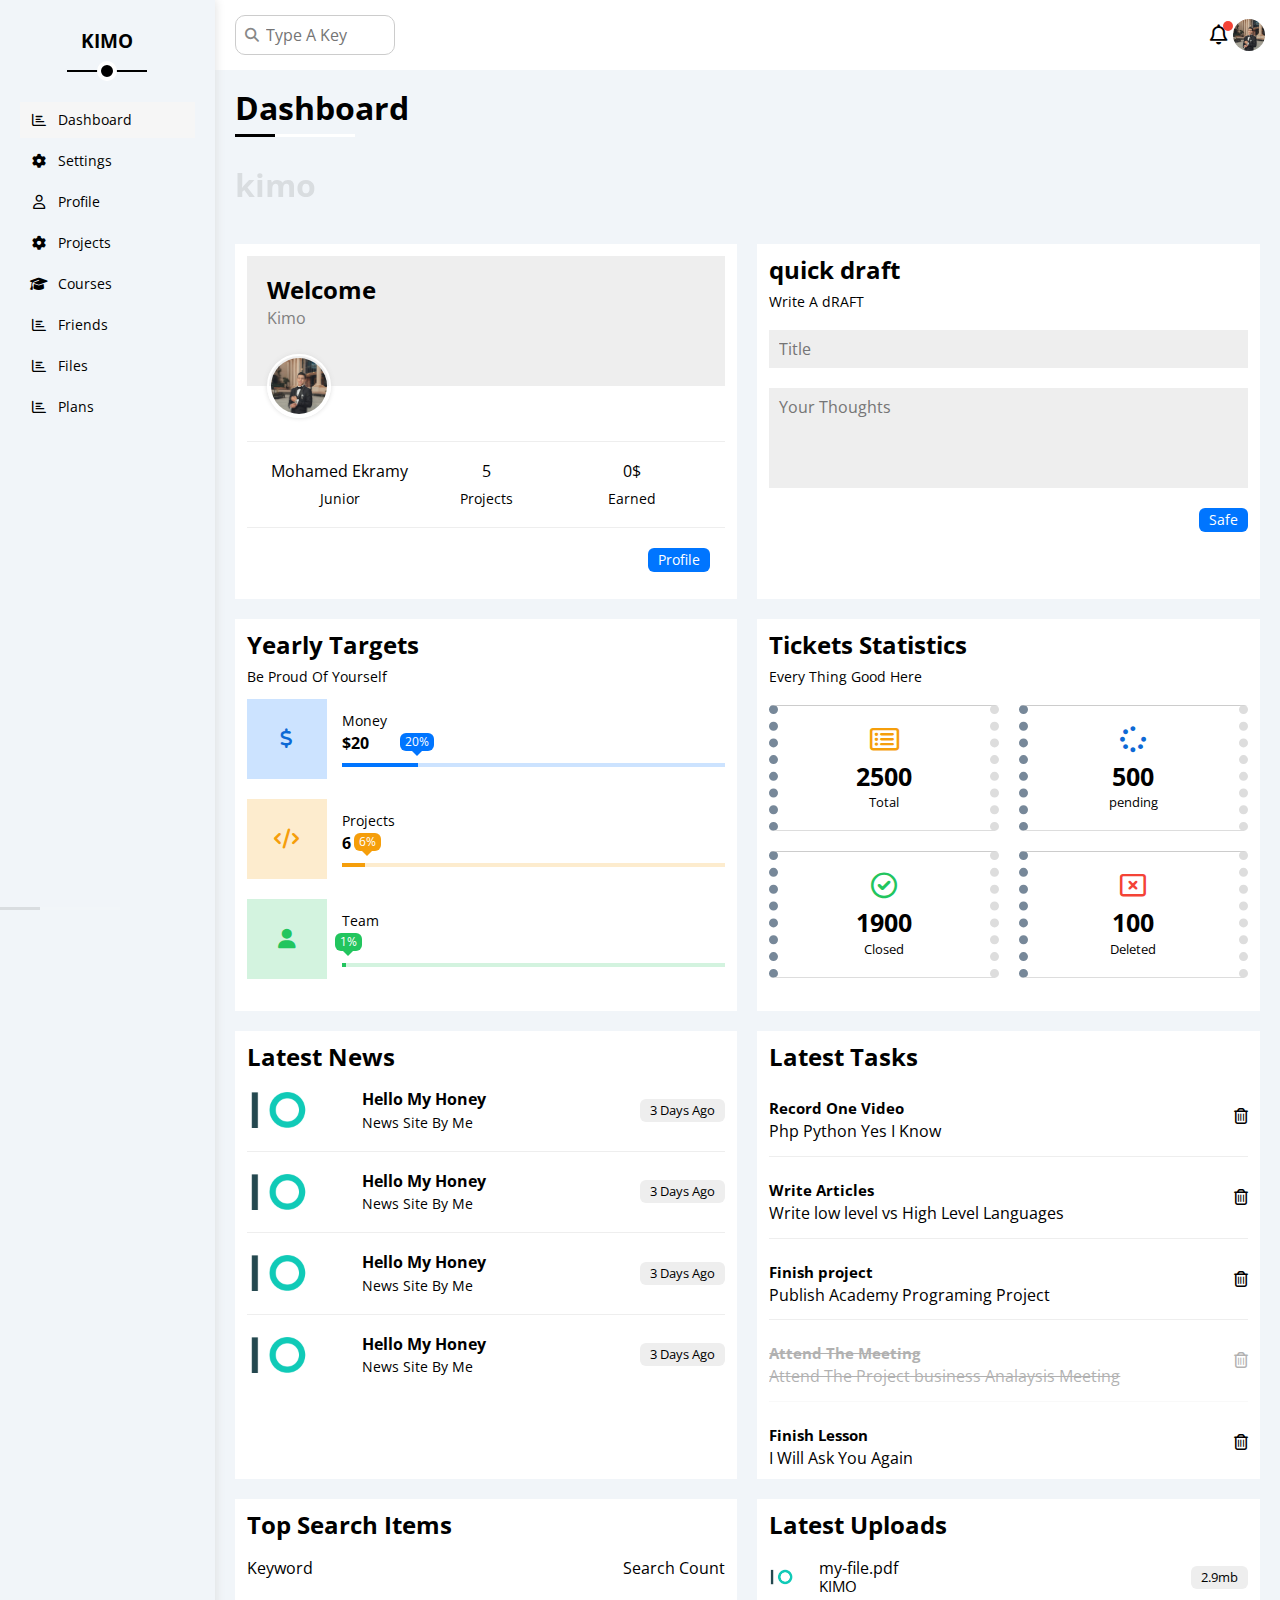
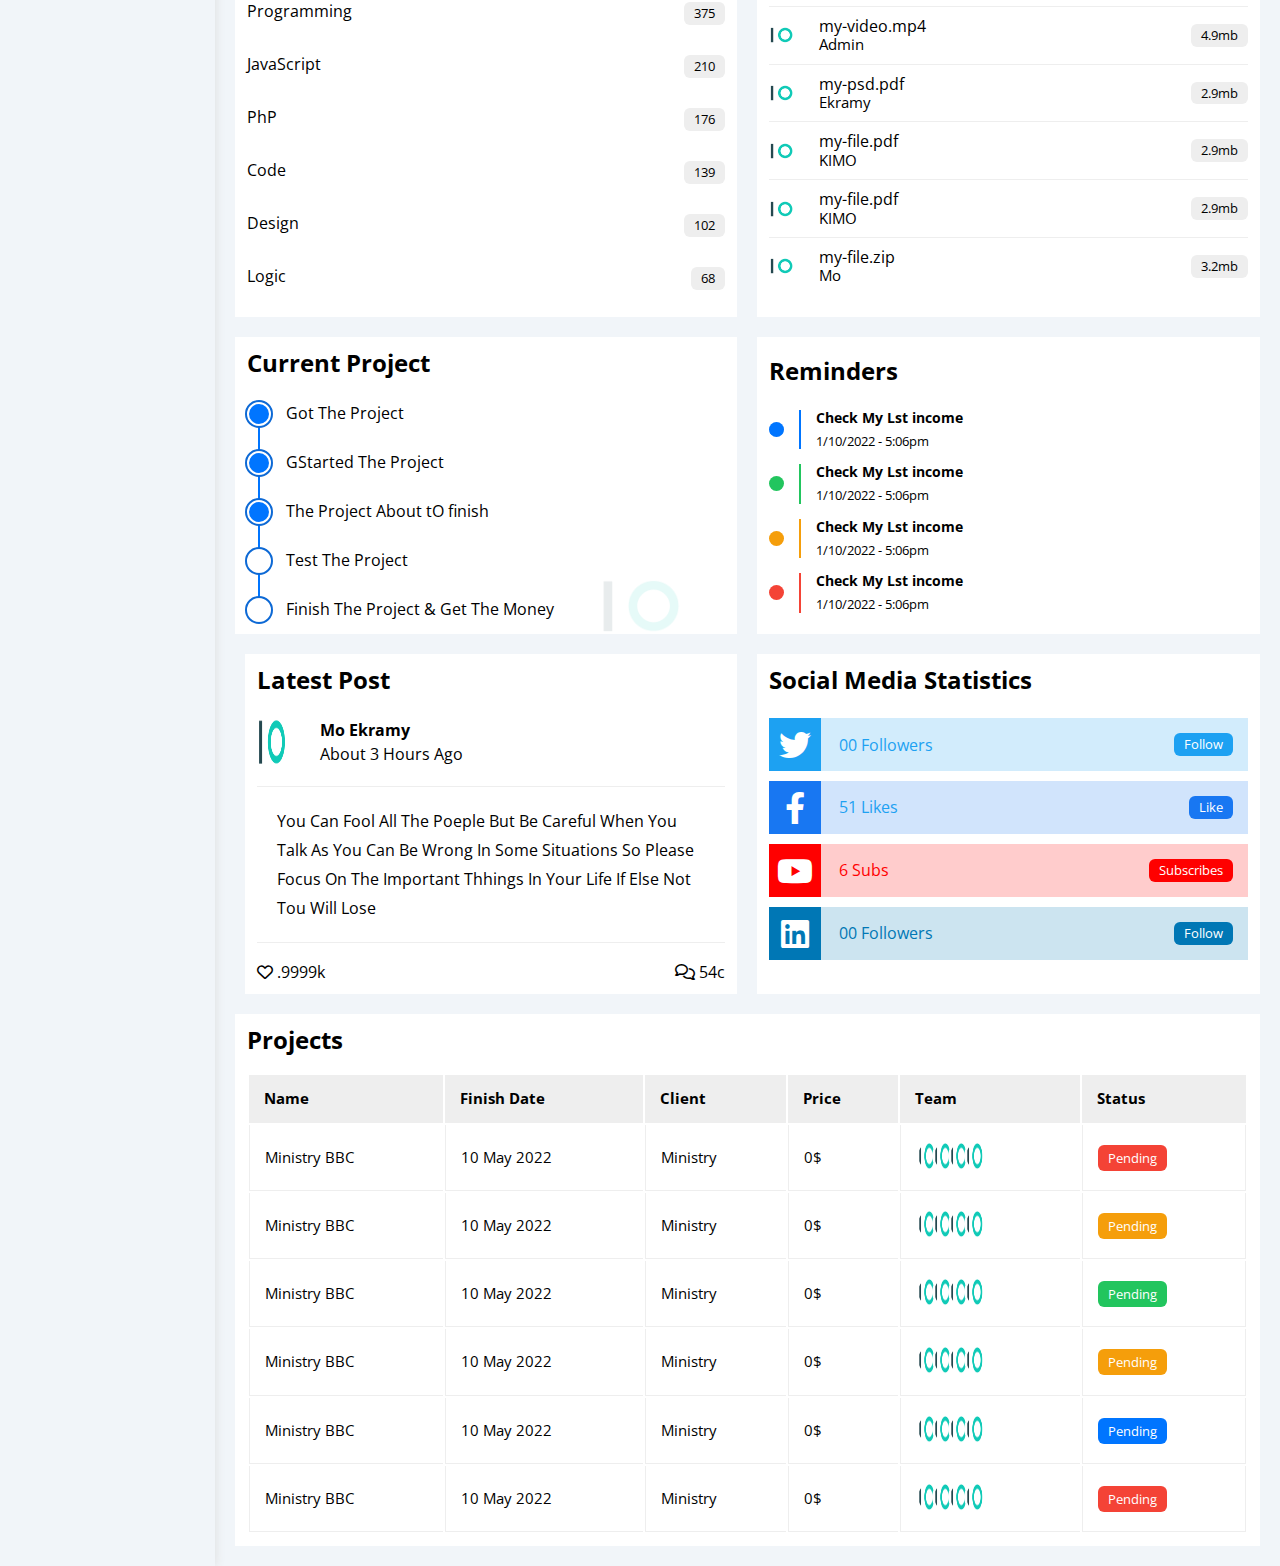
<file: index.html>
<!DOCTYPE html>
<html lang="en">
<head>
<meta charset="UTF-8">
<meta http-equiv="X-UA-Compatible" content="IE=edge">
<meta name="viewport" content="width=device-width, initial-scale=1.0">
<title>Dashboard</title>
<link rel="stylesheet" href="css/all.min.css">
<link rel="stylesheet" href="css/framework.css">
<link rel="stylesheet" href="css/mo.css">
<link rel="stylesheet" href="css/normalize.css">
<link rel="preconnect" href="https://fonts.googleapis.com">
<link rel="preconnect" href="https://fonts.gstatic.com" crossorigin>
<link href="https://fonts.googleapis.com/css2?family=Open+Sans:wght@300;400;500;600;700;800&display=swap" rel="stylesheet">
</head>
<body>
    <div class="page d-flex">
        <div class="sidebar bg-whie p-20 p-relative">
            <h3 class="p-relative txt-c mt-0">KIMO</h3>
            <ul>
                <li>
                    <a class="active d-flex align-center fs-14 c-black rad-6 p-10" href="index.html">
                        <i class="fa-regular fa-chart-bar fa-fw"></i>
                        <span>Dashboard</span> 
                    </a>
                </li>
                <li>
                    <a class=" d-flex align-center fs-14 c-black rad-6 p-10" href="settings.html">
                        <i class="fa-solid fa-gear fa-fw"></i>
                        <span>Settings</span>
                    </a>
                </li>
                <li>
                    <a class=" d-flex align-center fs-14 c-black rad-6 p-10" href="profile.html">
                        <i class="fa-regular fa-user fa-fw"></i>
                        <span>Profile</span>
                    </a>
                </li>
                <li>
                    <a class=" d-flex align-center fs-14 c-black rad-6 p-10" href="projects.html">
                        <i class="fa-solid fa-gear fa-fw"></i>
                        <span>Projects</span>
                    </a>
                </li>
                <li>
                    <a class=" d-flex align-center fs-14 c-black rad-6 p-10" href="courses.html">
                        <i class="fa-solid fa-graduation-cap fa-fw"></i>
                        <span>Courses</span>
                    </a>
                </li>
                <li>
                    <a class=" d-flex align-center fs-14 c-black rad-6 p-10" href="friends.html">
                        <i class="fa-regular fa-chart-bar fa-fw"></i>
                        <span>Friends</span>
                    </a>
                </li>
                <li>
                    <a class=" d-flex align-center fs-14 c-black rad-6 p-10" href="files.html">
                        <i class="fa-regular fa-chart-bar fa-fw"></i>
                        <span>Files</span>
                    </a>
                </li>
                <li>
                    <a class=" d-flex align-center fs-14 c-black rad-6 p-10" href="plans.html">
                        <i class="fa-regular fa-chart-bar fa-fw"></i>
                        <span>Plans</span>
                    </a>
                </li>
            </ul>
        </div>
        <div class="content w-full">
            <!-- start head  -->
        <div class="head bg-white p-15 between-flex">
            <div class="search p-relative">
                <input class="p-10" type="search" placeholder="Type A Key" >
            </div>
            <div class="icons d-flex align-center">
                <span class=" notification p-relative"> 
                    <i class="fa-regular fa-bell fa-lg"></i>
                </span>
                <img src="images/hosam.jpg" >
            </div>
        </div>
        <!-- end head  -->
        <h1 class="p-relative">Dashboard</h1> <h1 class="lll">kimo</h1>
        <div class="wrapper d-grid gap-20">
            <div class="welcome bg-white rad-10 txt-c-mobile block-mobile">
            <div class="intro p-20 d-flex space-between bg-eee ">
                <div>
                    <h2 class="m-0">Welcome</h2>
                    <p class="color-g mt-5">Kimo</p>
                </div>
                <img class="mo hide-mobile" src="images/logo.png" >
            </div>
            <img src="images/hosam.jpg" class="avatar">
            <div class="body txt-c d-flex p-20 mt-20 mb-20 block-mobile ">
                <div>Mohamed Ekramy <span class="d-block c-grey fs-14 mt-10"> Junior</span></div>
                <div>5<span  class="d-block c-grey fs-14 mt-10"> Projects</span></div>
                <div>0$<span  class="d-block c-grey fs-14 mt-10">Earned </span></div>
            </div>
            <a href="profile.html" class="visit d-block fs-14  bg-blue c-white w-fit btn-shape">Profile</a>
        </div>
        <!-- start quick draft -->
        <div class="quick-draft p-20 bg-white rad-10">
            <h2 class="mt-0 mb-10">quick draft</h2>
            <p class="mt-0 mb-20 c-grey fs-14"> Write A dRAFT</p>
            <FOrm action="">
                <INPut class="d-block mb-20 w-full p-10 b-none bg-eee rad-6" type="TEXT" placeholder="Title"></INPut>
                <textarea class="d-block mb-20 w-full p-10 b-none bg-eee rad-6" placeholder="Your Thoughts"></textarea>
                <input class="save d-block fs-14 bg-blue c-white b-none w-fit btn-shape" type="submit" value="Safe">
            </FOrm>
        </div>
        <!-- end quick draft -->
        <!-- start target -->
        <div class="targets p-20 bg-white rad-10">
            <h2 class="mt-0 mb-10"> Yearly Targets</h2>
            <p class="mt-0 mb-12 fs-14 c-gray">Be Proud Of Yourself</p>
            <div class="target-row mb-20 d-flex align-center blue ">
                <div class="icon center-flex">
                    <i class="fa-solid fa-dollar-sign fa-lg c-blue"></i>
                </div>
                <div class="details">
                    <span class="fs-14 c-g">Money</span>
                    <span class="d-block mt-5 mb-10 fw-bold">$20</span>
                    <div class="progress p-relative">
                        <span class="bg-blue blue " style="width:20%">
                        <span class="bg-blue">20%</span>
                        </span>
                    </div>
                </div>
            </div>
            <div class="target-row mb-20  d-flex align-center orange">
                <div class="icon center-flex">
                    <i class="fa-solid fa-code fa-lg c-orange"></i>
                </div>
                <div class="details">
                    <span class="fs-14 c-g">Projects</span>
                    <span class="d-block mt-5 mb-10 fw-bold">6</span>
                    <div class="progress p-relative">
                        <span class="bg-orange orange " style="width:6%">
                        <span class="bg-orange">6%</span>
                        </span>
                    </div>
                </div>
            </div>
            <div class="target-row mb-20 d-flex align-center green ">
                <div class="icon center-flex">
                    <i class="fa-solid fa-user fa-lg c-green"></i>
                </div>
                <div class="details">
                    <span class="fs-14 c-g">Team</span>
                    <span class="d-block mt-5 mb-10 fw-bold">1</span>
                    <div class="progress p-relative">
                        <span class="bg-green green " style="width:1%">
                        <span class="bg-green">1%</span>
                        </span>
                    </div>
                </div>
            </div>
        </div>
        <!-- end target -->
        <!-- start ticket -->
        <div class="tickets p-20 bg-white rad-10">
            <h2 class="mt-0 mb-10 ">Tickets Statistics</h2>
            <p class="mt-0 mb-20 c-g fs-14"> Every Thing Good Here</p>
            <div class="d-flex txt-c gap-20 f-wrap">
                <div class="box p-20 rad-10 c-g fs-13">
                    <i class="fa-regular fa-rectangle-list fa-2x mb-10 c-orange"></i>
                    <span class="d-block c-black fw-bold fs-25 mb-5">2500</span>
                    Total
                </div>
                <div class="box p-20 rad-10 c-g fs-13">
                    <i class="fa-solid fa-spinner fa-2x mb-10 c-blue"></i>
                    <span class="d-block c-black fw-bold fs-25 mb-5">500</span>
                    pending
                </div>
                <div class="box p-20 rad-10 c-g fs-13">
                    <i class="fa-regular fa-circle-check fa-2x mb-10 c-green"></i>
                    <span class="d-block c-black fw-bold fs-25 mb-5">1900</span>
                    Closed
                </div>
                <div class="box p-20 rad-10 c-g fs-13">
                    <i class="fa-regular fa-rectangle-xmark fa-2x mb-10 c-red"></i>
                    <span class="d-block c-black fw-bold fs-25 mb-5">100</span>
                    Deleted
                </div>
            </div>
        </div>
        <!-- end ticket -->
        <!-- start news -->
        <div class="latest-news p-20 bg-white rad-10 txt-c-mobile">
            <h2 class="mt-0 mb-20">Latest News</h2>
            <div class="news-row align-center d-flex">
                <img src="images/logo.png" alt="">
                <div class="info">
                    <h3> Hello My Honey </h3>
                    <p class="m-0 fs-14 c-g">News Site By Me </p>
                </div>
                <div class="btn-shape bg-eee fs-13 label">
                    3 Days Ago
                </div>
            </div>
            <div class="news-row align-center d-flex">
                <img src="images/logo.png" alt="">
                <div class="info">
                    <h3> Hello My Honey </h3>
                    <p class="m-0 fs-14 c-g">News Site By Me </p>
                </div>
                <div class="btn-shape bg-eee fs-13 label">
                    3 Days Ago
                </div>
            </div>
            <div class="news-row align-center d-flex">
                <img src="images/logo.png" alt="">
                <div class="info">
                    <h3> Hello My Honey </h3>
                    <p class="m-0 fs-14 c-g">News Site By Me </p>
                </div>
                <div class="btn-shape bg-eee fs-13 label">
                    3 Days Ago
                </div>
            </div>
            <div class="news-row align-center d-flex">
                <img src="images/logo.png" alt="">
                <div class="info">
                    <h3> Hello My Honey </h3>
                    <p class="m-0 fs-14 c-g">News Site By Me </p>
                </div>
                <div class="btn-shape bg-eee fs-13 label">
                    3 Days Ago
                </div>
            </div>
        </div>
        <!-- end news -->
        <!-- start task  -->
        <div class="tasks p-20 bg-white rad-10"> 
            <h2 class="mt-0 mb-20">Latest Tasks</h2>
            <div class="task-row d-flex between-flex">
                <div class="info">
                    <h3 class="mt-0 mb-5 fs-15"> Record One Video </h3>
                    <p class="m-0 c-g"> Php Python Yes I Know</p>
                </div>
                <i class="fa-regular fa-trash-can delete"></i>
        </div>
            <div class="task-row d-flex between-flex">
                <div class="info">
                    <h3 class="mt-0 mb-5 fs-15"> Write Articles </h3>
                    <p class="m-0 c-g"> Write low level vs High Level Languages</p>
                </div>
                <i class="fa-regular fa-trash-can delete"></i>
        </div>
            <div class="task-row d-flex between-flex">
                <div class="info">
                    <h3 class="mt-0 mb-5 fs-15"> Finish project </h3>
                    <p class="m-0 c-g"> Publish Academy Programing Project</p>
                </div>
                <i class="fa-regular fa-trash-can delete"></i>
        </div>
            <div class="task-row d-flex between-flex done">
                <div class="info">
                    <h3 class="mt-0 mb-5 fs-15"> Attend The Meeting  </h3>
                    <p class="m-0 c-g">Attend The Project business Analaysis Meeting </p>
                </div>
                <i class="fa-regular fa-trash-can delete"></i>
        </div>
            <div class="task-row d-flex between-flex">
                <div class="info">
                    <h3 class="mt-0 mb-5 fs-15"> Finish Lesson  </h3>
                    <p class="m-0 c-g"> I Will Ask You Again </p>
                </div>
                <i class="fa-regular fa-trash-can delete"></i>
        </div>
        </div>
        <!-- end task  -->
        <!-- start search -->
        <div class="search-items  p-20 bg-white rad-10">
            <h2 class="mt-0 mb-20">Top Search Items</h2>
            <div class="items-head d-flex space-between c-g mb-10">
                <div>Keyword</div>
                <div>Search Count</div>
            </div>
            <div class="items d-flex space-between pt-15 pb-15">
                <span>Programming</span>
                <span class="bg-eee fs-13 btn-shape">375</span>
            </div>
            <div class="items d-flex space-between pt-15 pb-15">
                <span>JavaScript</span>
                <span class="bg-eee fs-13 btn-shape">210</span>
            </div>
            <div class="items d-flex space-between pt-15 pb-15">
                <span>PhP</span>
                <span class="bg-eee fs-13 btn-shape">176</span>
            </div>
            <div class="items d-flex space-between pt-15 pb-15">
                <span>Code</span>
                <span class="bg-eee fs-13 btn-shape">139</span>
            </div>
            <div class="items d-flex space-between pt-15 pb-15">
                <span>Design</span>
                <span class="bg-eee fs-13 btn-shape">102</span>
            </div>
            <div class="items d-flex space-between pt-15 pb-15">
                <span>Logic</span>
                <span class="bg-eee fs-13 btn-shape">68</span>
            </div>
        </div>
        <!--  end search -->
        <!-- latest-upload -->
      <div class="latest-uploads p-20 bg-white rad-10">
        <h2 class="mt-0 mb-20">Latest Uploads</h2>
        <ul class="m-0">
            <li class="between-flex mb-10 pb-10">
                <div class="d-flex align-center">
                    <img src="images/logo.png" class="mr-10">
                    <div>
                        <span class="d-block">my-file.pdf</span>
                        <span class="fs-15 c-g">KIMO</span>
                    </div>
                </div>
                <div class="bg-eee btn-shape fs-13">2.9mb</div>
            </li>
            <li class="between-flex mb-10 pb-10">
                <div class="d-flex align-center">
                    <img src="images/logo.png" class="mr-10">
                    <div>
                        <span class="d-block">my-video.mp4</span>
                        <span class="fs-15 c-g">Admin</span>
                    </div>
                </div>
                <div class="bg-eee btn-shape fs-13">4.9mb</div>
            </li>
            <li class="between-flex mb-10 pb-10">
                <div class="d-flex align-center">
                    <img src="images/logo.png" class="mr-10">
                    <div>
                        <span class="d-block">my-psd.pdf</span>
                        <span class="fs-15 c-g">Ekramy</span>
                    </div>
                </div>
                <div class="bg-eee btn-shape fs-13">2.9mb</div>
            </li>
            <li class="between-flex mb-10 pb-10">
                <div class="d-flex align-center">
                    <img src="images/logo.png" class="mr-10">
                    <div>
                        <span class="d-block">my-file.pdf</span>
                        <span class="fs-15 c-g">KIMO</span>
                    </div>
                </div>
                <div class="bg-eee btn-shape fs-13">2.9mb</div>
            </li>
            <li class="between-flex mb-10 pb-10">
                <div class="d-flex align-center">
                    <img src="images/logo.png" class="mr-10">
                    <div>
                        <span class="d-block">my-file.pdf</span>
                        <span class="fs-15 c-g">KIMO</span>
                    </div>
                </div>
                <div class="bg-eee btn-shape fs-13">2.9mb</div>
            </li>
            <li class="between-flex mb-10 pb-10">
                <div class="d-flex align-center">
                    <img src="images/logo.png" class="mr-10">
                    <div>
                        <span class="d-block">my-file.zip</span>
                        <span class="fs-15 c-g">Mo</span>
                    </div>
                </div>
                <div class="bg-eee btn-shape fs-13">3.2mb</div>
            </li>
        </ul>
      </div>
        <!-- end-upload -->
        <!-- last pro -->
        <div class="last-project p-relative p-20 bg-white rad-10">
            <h2 class="mt-0 mb-20">Current Project</h2>
            <ul class="m-0 p-relative">
                <li class="mt-25 d-flex align-center done">Got The Project</li>
                <li class="mt-25 d-flex align-center done">GStarted The Project</li>
                <li class="mt-25 d-flex align-center done"> The Project About tO finish</li>
                <li class="mt-25 d-flex align-center current">Test The Project</li>
                <li class="mt-25 d-flex align-center">Finish The Project & Get The Money</li>
            </ul>
            <img src="images/logo.png" class="launch-icon " >
        </div>
        <!-- eend last pro -->
        <!-- start reminder -->
<div class="reminders p-relative p-20 bg-white rad-10">
    <h2 class="mt-0 mb-25">Reminders</h2>
    <ul class="m-0">
        <li class="d-flex align-center mt-15">
            <span class="key bg-blue mr-15 d-block rad-half"></span>
            <div class="pl-15 blue">
                <p class="fs-14 fw-bold mb-5 mt-0">Check My Lst income </p>
                <span class="fs-13 c-g">1/10/2022 - 5:06pm</span>
            </div>
        </li>
        <li class="d-flex align-center mt-15">
            <span class="key bg-green mr-15 d-block rad-half"></span>
            <div class="pl-15 green">
                <p class="fs-14 fw-bold mb-5 mt-0">Check My Lst income </p>
                <span class="fs-13 c-g">1/10/2022 - 5:06pm</span>
            </div>
        </li>
        <li class="d-flex align-center mt-15">
            <span class="key bg-orange mr-15 d-block rad-half"></span>
            <div class="pl-15 orange">
                <p class="fs-14 fw-bold mb-5 mt-0">Check My Lst income </p>
                <span class="fs-13 c-g">1/10/2022 - 5:06pm</span>
            </div>
        </li>
        <li class="d-flex align-center mt-15">
            <span class="key bg-red mr-15 d-block rad-half"></span>
            <div class="pl-15 red">
                <p class="fs-14 fw-bold mb-5 mt-0">Check My Lst income </p>
                <span class="fs-13 c-g">1/10/2022 - 5:06pm</span>
            </div>
        </li>
    </ul>
</div>
        <!-- end reminder -->
        <!-- latest post  -->
<div class="latest-post  p-relative p-20 bg-white rad-10">
<h2 class="mt-0 mb-25">Latest Post</h2>
<div class="top d-flex align-center">
    <img src="images/logo.png" class="avatar mr-15" >
    <div class="info">
        <span class="d-flex mb-5 fw-bold"> Mo Ekramy </span>
        <span class="c-g"> About 3 Hours Ago </span>
    </div>
</div>
<div class="post-content txt-c-mobile pt-20 pb-20 mt-20 mb-20">
    You Can Fool All The Poeple But be careful when you talk as you can be wrong in some situations so please focus on the important thhings in your life if else not tou will Lose
</div>
<div class="post-stats between-flex c-g">
<div>
    <i class="fa-regular fa-heart"></i>
    <span>.9999k</span>
</div>
<div>
    <i class="fa-regular fa-comments"></i>
    <span>54c</span>
</div>
</div>
</div>
        <!-- end  latest post  -->
        <!-- start social  -->
        <div class="social-media  p-relative p-20 bg-white rad-10">
                <h2 class="mt-0 mb-25">Social Media Statistics</h2>
                <div class="box twitter p-15 p-relative mb-10 between-flex">
                        <i class="fa-brands fa-twitter fa-2x c-white h-full center-flex"></i>
                            <span>00 Followers</span>
                            <a href="#" class="fs-13 c-white btn-shape">Follow</a>
                </div>
                <div class="box facebook p-15 p-relative mb-10 between-flex">
                        <i class="fa-brands fa-facebook-f fa-2x c-white h-full center-flex"></i>
                            <span>51 Likes</span>
                            <a href="#" class="fs-13 c-white btn-shape">Like</a>
                </div>
                <div class="box youtube p-15 p-relative mb-10 between-flex">
                        <i class="fa-brands fa-youtube fa-2x c-white h-full center-flex"></i>
                            <span>6 Subs</span>
                            <a href="#" class="fs-13 c-white btn-shape">Subscribes</a>
                </div>
                <div class="box linkedin p-15 p-relative mb-10 between-flex">
                        <i class="fa-brands fa-linkedin fa-2x c-white h-full center-flex"></i>
                            <span>00 Followers</span>
                            <a href="#" class="fs-13 c-white btn-shape">Follow</a>
                </div>
        </div>
        <!-- end social  -->
        </div>
        <!-- start table pro  -->
        <div class="projects p-20 bg-white rad-10 m-20">
            <h2 class="mt-0 mb-20">Projects</h2>
            <div class="responsive-table">
                <table class="fs-15 w-full">
                    <thead>
                        <tr>
                            <td>Name</td>
                            <td>Finish Date</td>
                            <td>Client</td>
                            <td>Price</td>
                            <td>Team</td>
                            <td>Status</td>
                        </tr>
                    </thead>
                        <tbody> 
                            <tr>
                                <td>Ministry BBC</td>
                                <td>10 May 2022</td>
                                <td>Ministry</td>
                                <td>0$</td>
                                <td>
                                    <img src="/images/logo.png" >
                                    <img src="/images/logo.png" >
                                    <img src="/images/logo.png" >
                                    <img src="/images/logo.png" >
                                </td>
                                <td><span class="label btn-shape bg-red c-white">
                                    Pending
                                </span></td>
                            </tr>
                            <tr>
                                <td>Ministry BBC</td>
                                <td>10 May 2022</td>
                                <td>Ministry</td>
                                <td>0$</td>
                                <td>
                                    <img src="/images/logo.png" >
                                    <img src="/images/logo.png" >
                                    <img src="/images/logo.png" >
                                    <img src="/images/logo.png" >
                                </td>
                                <td><span class="label btn-shape bg-orange c-white">
                                    Pending
                                </span></td>
                            </tr>
                            <tr>
                                <td>Ministry BBC</td>
                                <td>10 May 2022</td>
                                <td>Ministry</td>
                                <td>0$</td>
                                <td>
                                    <img src="/images/logo.png" >
                                    <img src="/images/logo.png" >
                                    <img src="/images/logo.png" >
                                    <img src="/images/logo.png" >
                                </td>
                                <td><span class="label btn-shape bg-green c-white">
                                    Pending
                                </span></td>
                            </tr>
                            <tr>
                                <td>Ministry BBC</td>
                                <td>10 May 2022</td>
                                <td>Ministry</td>
                                <td>0$</td>
                                <td>
                                    <img src="/images/logo.png" >
                                    <img src="/images/logo.png" >
                                    <img src="/images/logo.png" >
                                    <img src="/images/logo.png" >
                                </td>
                                <td><span class="label btn-shape bg-orange c-white">
                                    Pending
                                </span></td>
                            </tr>
                            <tr>
                                <td>Ministry BBC</td>
                                <td>10 May 2022</td>
                                <td>Ministry</td>
                                <td>0$</td>
                                <td>
                                    <img src="/images/logo.png" >
                                    <img src="/images/logo.png" >
                                    <img src="/images/logo.png" >
                                    <img src="/images/logo.png" >
                                </td>
                                <td><span class="label btn-shape bg-blue c-white">
                                    Pending
                                </span></td>
                            </tr>
                            <tr>
                                <td>Ministry BBC</td>
                                <td>10 May 2022</td>
                                <td>Ministry</td>
                                <td>0$</td>
                                <td>
                                    <img src="/images/logo.png" >
                                    <img src="/images/logo.png" >
                                    <img src="/images/logo.png" >
                                    <img src="/images/logo.png" >
                                </td>
                                <td><span class="label btn-shape bg-red c-white">
                                    Pending
                                </span></td>
                            </tr>
                        </tbody>
                </table>
            </div>
        </div>
        <!-- end table pro -->
        </div>
        </div>
</body>
</html>
</file>
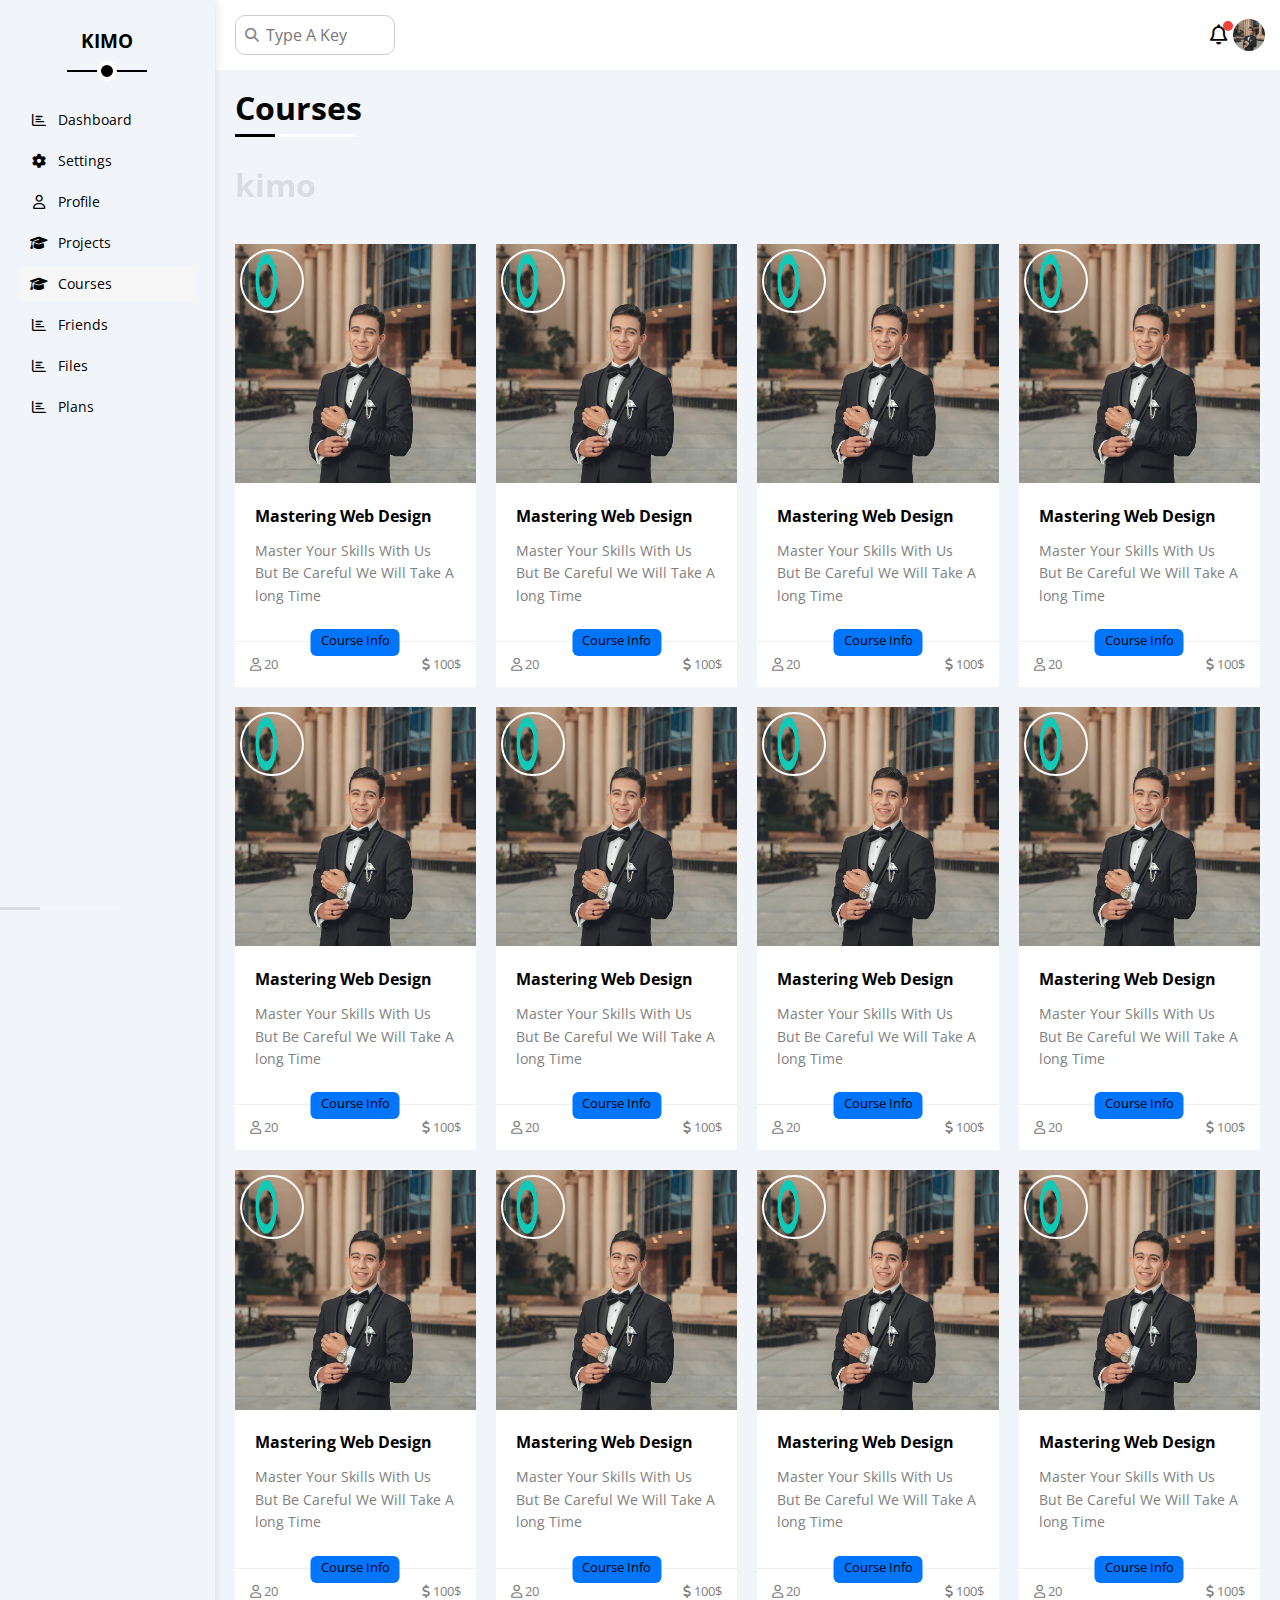
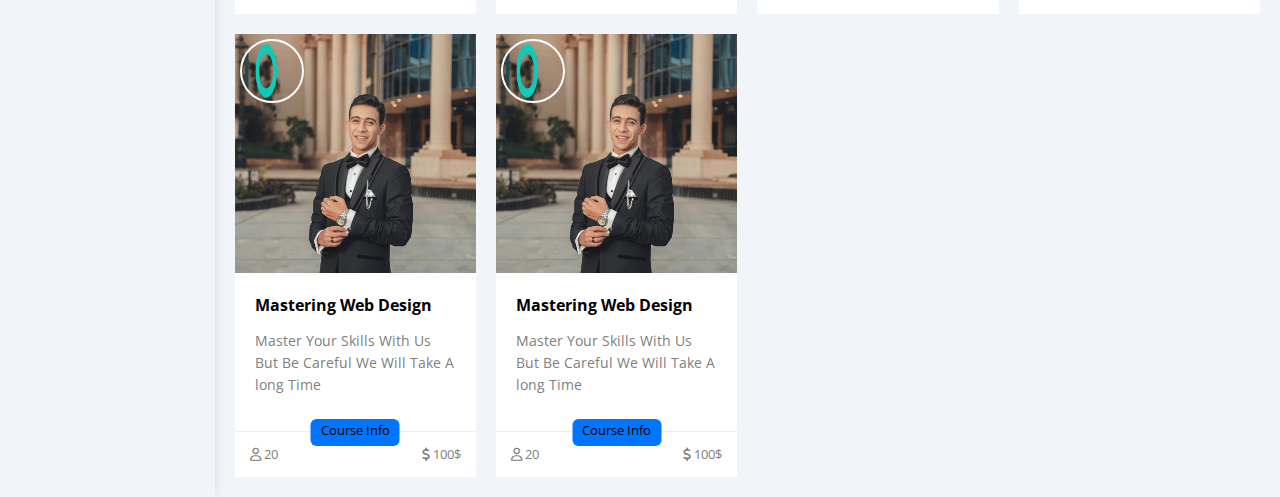
<file: courses.html>
<!DOCTYPE html>
<html lang="en">
<head>
<meta charset="UTF-8">
<meta http-equiv="X-UA-Compatible" content="IE=edge">
<meta name="viewport" content="width=device-width, initial-scale=1.0">
<title>Courses</title>
<link rel="stylesheet" href="css/all.min.css">
<link rel="stylesheet" href="css/framework.css">
<link rel="stylesheet" href="css/mo.css">
<link rel="stylesheet" href="css/normalize.css">
<link rel="preconnect" href="https://fonts.googleapis.com">
<link rel="preconnect" href="https://fonts.gstatic.com" crossorigin>
<link href="https://fonts.googleapis.com/css2?family=Open+Sans:wght@300;400;500;600;700;800&display=swap" rel="stylesheet">
</head>
<body>
    <div class="page d-flex">
        <div class="sidebar bg-whie p-20 p-relative">
            <h3 class="p-relative txt-c mt-0">KIMO</h3>
            <ul>
                <li>
                    <a class=" d-flex align-center fs-14 c-black rad-6 p-10" href="index.html">
                        <i class="fa-regular fa-chart-bar fa-fw"></i>
                        <span>Dashboard</span> 
                    </a>
                </li>
                <li>
                    <a class=" d-flex align-center fs-14 c-black rad-6 p-10" href="settings.html">
                        <i class="fa-solid fa-gear fa-fw"></i>
                        <span>Settings</span>
                    </a>
                </li>
                <li>
                    <a class=" d-flex align-center fs-14 c-black rad-6 p-10" href="profile.html">
                        <i class="fa-regular fa-user fa-fw"></i>
                        <span>Profile</span>
                    </a>
                </li>
                <li>
                    <a class="d-flex align-center fs-14 c-black rad-6 p-10" href="projects.html">
                        <i class="fa-solid fa-graduation-cap fa-fw"></i>
                        <span>Projects</span>
                    </a>
                </li>
                <li>
                    <a class=" active d-flex align-center fs-14 c-black rad-6 p-10" href="courses.html">
                        <i class="fa-solid fa-graduation-cap fa-fw"></i>
                        <span>Courses</span>
                    </a>
                </li>
                <li>
                    <a class=" d-flex align-center fs-14 c-black rad-6 p-10" href="friends.html">
                        <i class="fa-regular fa-chart-bar fa-fw"></i>
                        <span>Friends</span>
                    </a>
                </li>
                <li>
                    <a class=" d-flex align-center fs-14 c-black rad-6 p-10" href="files.html">
                        <i class="fa-regular fa-chart-bar fa-fw"></i>
                        <span>Files</span>
                    </a>
                </li>
                <li>
                    <a class=" d-flex align-center fs-14 c-black rad-6 p-10" href="plans.html">
                        <i class="fa-regular fa-chart-bar fa-fw"></i>
                        <span>Plans</span>
                    </a>
                </li>
            </ul>
        </div>
        <div class="content w-full">
            <!-- start head  -->
        <div class="head bg-white p-15 between-flex">
            <div class="search p-relative">
                <input class="p-10" type="search" placeholder="Type A Key" >
            </div>
            <div class="icons d-flex align-center">
                <span class=" notification p-relative"> 
                    <i class="fa-regular fa-bell fa-lg"></i>
                </span>
                <img src="images/hosam.jpg" >
            </div>
        </div>
        <!-- end head  -->
        <h1 class="p-relative">Courses</h1> <h1 class="lll">kim<span class="tr">o</span></h1>
        <div class="courses-page d-grid m-20 gap-20">
            <div class="course bg-white rad-6 p-relative">
                <img class="cover" src="/images/hosam.jpg">
                <img class="instructor" src="images/logo.png" alt="">
                    <div class="p-20">
                        <h4 class="m-0">Mastering Web Design</h4>
                        <p class="description color-g mt-15 fs-14"> Master Your Skills With Us But Be Careful We Will Take A long Time</p>
                    </div>
                        <div class="info p-15 p-relative between-flex">
                                <span class="title bg-blue color-white btn-shape">Course Info</span>
                                <span class="color-g">
                                    <i class="fa-regular fa-user"></i>
                                    20
                                </span>
                                <span class="color-g">
                                    <i class="fa-solid fa-dollar-sign"></i>
                                    100$
                                </span>
                                </div>
                                </div>
            <div class="course bg-white rad-6 p-relative">
                <img class="cover" src="/images/hosam.jpg">
                <img class="instructor" src="images/logo.png" alt="">
                    <div class="p-20">
                        <h4 class="m-0">Mastering Web Design</h4>
                        <p class="description color-g mt-15 fs-14"> Master Your Skills With Us But Be Careful We Will Take A long Time</p>
                    </div>
                        <div class="info p-15 p-relative between-flex">
                                <span class="title bg-blue color-white btn-shape">Course Info</span>
                                <span class="color-g">
                                    <i class="fa-regular fa-user"></i>
                                    20
                                </span>
                                <span class="color-g">
                                    <i class="fa-solid fa-dollar-sign"></i>
                                    100$
                                </span>
                                </div>
                                </div>
            <div class="course bg-white rad-6 p-relative">
                <img class="cover" src="/images/hosam.jpg">
                <img class="instructor" src="images/logo.png" alt="">
                    <div class="p-20">
                        <h4 class="m-0">Mastering Web Design</h4>
                        <p class="description color-g mt-15 fs-14"> Master Your Skills With Us But Be Careful We Will Take A long Time</p>
                    </div>
                        <div class="info p-15 p-relative between-flex">
                                <span class="title bg-blue color-white btn-shape">Course Info</span>
                                <span class="color-g">
                                    <i class="fa-regular fa-user"></i>
                                    20
                                </span>
                                <span class="color-g">
                                    <i class="fa-solid fa-dollar-sign"></i>
                                    100$
                                </span>
                                </div>
                                </div>
            <div class="course bg-white rad-6 p-relative">
                <img class="cover" src="/images/hosam.jpg">
                <img class="instructor" src="images/logo.png" alt="">
                    <div class="p-20">
                        <h4 class="m-0">Mastering Web Design</h4>
                        <p class="description color-g mt-15 fs-14"> Master Your Skills With Us But Be Careful We Will Take A long Time</p>
                    </div>
                        <div class="info p-15 p-relative between-flex">
                                <span class="title bg-blue color-white btn-shape">Course Info</span>
                                <span class="color-g">
                                    <i class="fa-regular fa-user"></i>
                                    20
                                </span>
                                <span class="color-g">
                                    <i class="fa-solid fa-dollar-sign"></i>
                                    100$
                                </span>
                                </div>
                                </div>
            <div class="course bg-white rad-6 p-relative">
                <img class="cover" src="/images/hosam.jpg">
                <img class="instructor" src="images/logo.png" alt="">
                    <div class="p-20">
                        <h4 class="m-0">Mastering Web Design</h4>
                        <p class="description color-g mt-15 fs-14"> Master Your Skills With Us But Be Careful We Will Take A long Time</p>
                    </div>
                        <div class="info p-15 p-relative between-flex">
                                <span class="title bg-blue color-white btn-shape">Course Info</span>
                                <span class="color-g">
                                    <i class="fa-regular fa-user"></i>
                                    20
                                </span>
                                <span class="color-g">
                                    <i class="fa-solid fa-dollar-sign"></i>
                                    100$
                                </span>
                                </div>
                                </div>
            <div class="course bg-white rad-6 p-relative">
                <img class="cover" src="/images/hosam.jpg">
                <img class="instructor" src="images/logo.png" alt="">
                    <div class="p-20">
                        <h4 class="m-0">Mastering Web Design</h4>
                        <p class="description color-g mt-15 fs-14"> Master Your Skills With Us But Be Careful We Will Take A long Time</p>
                    </div>
                        <div class="info p-15 p-relative between-flex">
                                <span class="title bg-blue color-white btn-shape">Course Info</span>
                                <span class="color-g">
                                    <i class="fa-regular fa-user"></i>
                                    20
                                </span>
                                <span class="color-g">
                                    <i class="fa-solid fa-dollar-sign"></i>
                                    100$
                                </span>
                                </div>
                                </div>
            <div class="course bg-white rad-6 p-relative">
                <img class="cover" src="/images/hosam.jpg">
                <img class="instructor" src="images/logo.png" alt="">
                    <div class="p-20">
                        <h4 class="m-0">Mastering Web Design</h4>
                        <p class="description color-g mt-15 fs-14"> Master Your Skills With Us But Be Careful We Will Take A long Time</p>
                    </div>
                        <div class="info p-15 p-relative between-flex">
                                <span class="title bg-blue color-white btn-shape">Course Info</span>
                                <span class="color-g">
                                    <i class="fa-regular fa-user"></i>
                                    20
                                </span>
                                <span class="color-g">
                                    <i class="fa-solid fa-dollar-sign"></i>
                                    100$
                                </span>
                                </div>
                                </div>
            <div class="course bg-white rad-6 p-relative">
                <img class="cover" src="/images/hosam.jpg">
                <img class="instructor" src="images/logo.png" alt="">
                    <div class="p-20">
                        <h4 class="m-0">Mastering Web Design</h4>
                        <p class="description color-g mt-15 fs-14"> Master Your Skills With Us But Be Careful We Will Take A long Time</p>
                    </div>
                        <div class="info p-15 p-relative between-flex">
                                <span class="title bg-blue color-white btn-shape">Course Info</span>
                                <span class="color-g">
                                    <i class="fa-regular fa-user"></i>
                                    20
                                </span>
                                <span class="color-g">
                                    <i class="fa-solid fa-dollar-sign"></i>
                                    100$
                                </span>
                                </div>
                                </div>
            <div class="course bg-white rad-6 p-relative">
                <img class="cover" src="/images/hosam.jpg">
                <img class="instructor" src="images/logo.png" alt="">
                    <div class="p-20">
                        <h4 class="m-0">Mastering Web Design</h4>
                        <p class="description color-g mt-15 fs-14"> Master Your Skills With Us But Be Careful We Will Take A long Time</p>
                    </div>
                        <div class="info p-15 p-relative between-flex">
                                <span class="title bg-blue color-white btn-shape">Course Info</span>
                                <span class="color-g">
                                    <i class="fa-regular fa-user"></i>
                                    20
                                </span>
                                <span class="color-g">
                                    <i class="fa-solid fa-dollar-sign"></i>
                                    100$
                                </span>
                                </div>
                                </div>
            <div class="course bg-white rad-6 p-relative">
                <img class="cover" src="/images/hosam.jpg">
                <img class="instructor" src="images/logo.png" alt="">
                    <div class="p-20">
                        <h4 class="m-0">Mastering Web Design</h4>
                        <p class="description color-g mt-15 fs-14"> Master Your Skills With Us But Be Careful We Will Take A long Time</p>
                    </div>
                        <div class="info p-15 p-relative between-flex">
                                <span class="title bg-blue color-white btn-shape">Course Info</span>
                                <span class="color-g">
                                    <i class="fa-regular fa-user"></i>
                                    20
                                </span>
                                <span class="color-g">
                                    <i class="fa-solid fa-dollar-sign"></i>
                                    100$
                                </span>
                                </div>
                                </div>
            <div class="course bg-white rad-6 p-relative">
                <img class="cover" src="/images/hosam.jpg">
                <img class="instructor" src="images/logo.png" alt="">
                    <div class="p-20">
                        <h4 class="m-0">Mastering Web Design</h4>
                        <p class="description color-g mt-15 fs-14"> Master Your Skills With Us But Be Careful We Will Take A long Time</p>
                    </div>
                        <div class="info p-15 p-relative between-flex">
                                <span class="title bg-blue color-white btn-shape">Course Info</span>
                                <span class="color-g">
                                    <i class="fa-regular fa-user"></i>
                                    20
                                </span>
                                <span class="color-g">
                                    <i class="fa-solid fa-dollar-sign"></i>
                                    100$
                                </span>
                                </div>
                                </div>
            <div class="course bg-white rad-6 p-relative">
                <img class="cover" src="/images/hosam.jpg">
                <img class="instructor" src="images/logo.png" alt="">
                    <div class="p-20">
                        <h4 class="m-0">Mastering Web Design</h4>
                        <p class="description color-g mt-15 fs-14"> Master Your Skills With Us But Be Careful We Will Take A long Time</p>
                    </div>
                        <div class="info p-15 p-relative between-flex">
                                <span class="title bg-blue color-white btn-shape">Course Info</span>
                                <span class="color-g">
                                    <i class="fa-regular fa-user"></i>
                                    20
                                </span>
                                <span class="color-g">
                                    <i class="fa-solid fa-dollar-sign"></i>
                                    100$
                                </span>
                                </div>
                                </div>
            <div class="course bg-white rad-6 p-relative">
                <img class="cover" src="/images/hosam.jpg">
                <img class="instructor" src="images/logo.png" alt="">
                    <div class="p-20">
                        <h4 class="m-0">Mastering Web Design</h4>
                        <p class="description color-g mt-15 fs-14"> Master Your Skills With Us But Be Careful We Will Take A long Time</p>
                    </div>
                        <div class="info p-15 p-relative between-flex">
                                <span class="title bg-blue color-white btn-shape">Course Info</span>
                                <span class="color-g">
                                    <i class="fa-regular fa-user"></i>
                                    20
                                </span>
                                <span class="color-g">
                                    <i class="fa-solid fa-dollar-sign"></i>
                                    100$
                                </span>
                                </div>
                                </div>
            <div class="course bg-white rad-6 p-relative">
                <img class="cover" src="/images/hosam.jpg">
                <img class="instructor" src="images/logo.png" alt="">
                    <div class="p-20">
                        <h4 class="m-0">Mastering Web Design</h4>
                        <p class="description color-g mt-15 fs-14"> Master Your Skills With Us But Be Careful We Will Take A long Time</p>
                    </div>
                        <div class="info p-15 p-relative between-flex">
                                <span class="title bg-blue color-white btn-shape">Course Info</span>
                                <span class="color-g">
                                    <i class="fa-regular fa-user"></i>
                                    20
                                </span>
                                <span class="color-g">
                                    <i class="fa-solid fa-dollar-sign"></i>
                                    100$
                                </span>
                                </div>
                                </div>
                                </div>
                                </div>
                                </div>
</body>
</html>
</file>
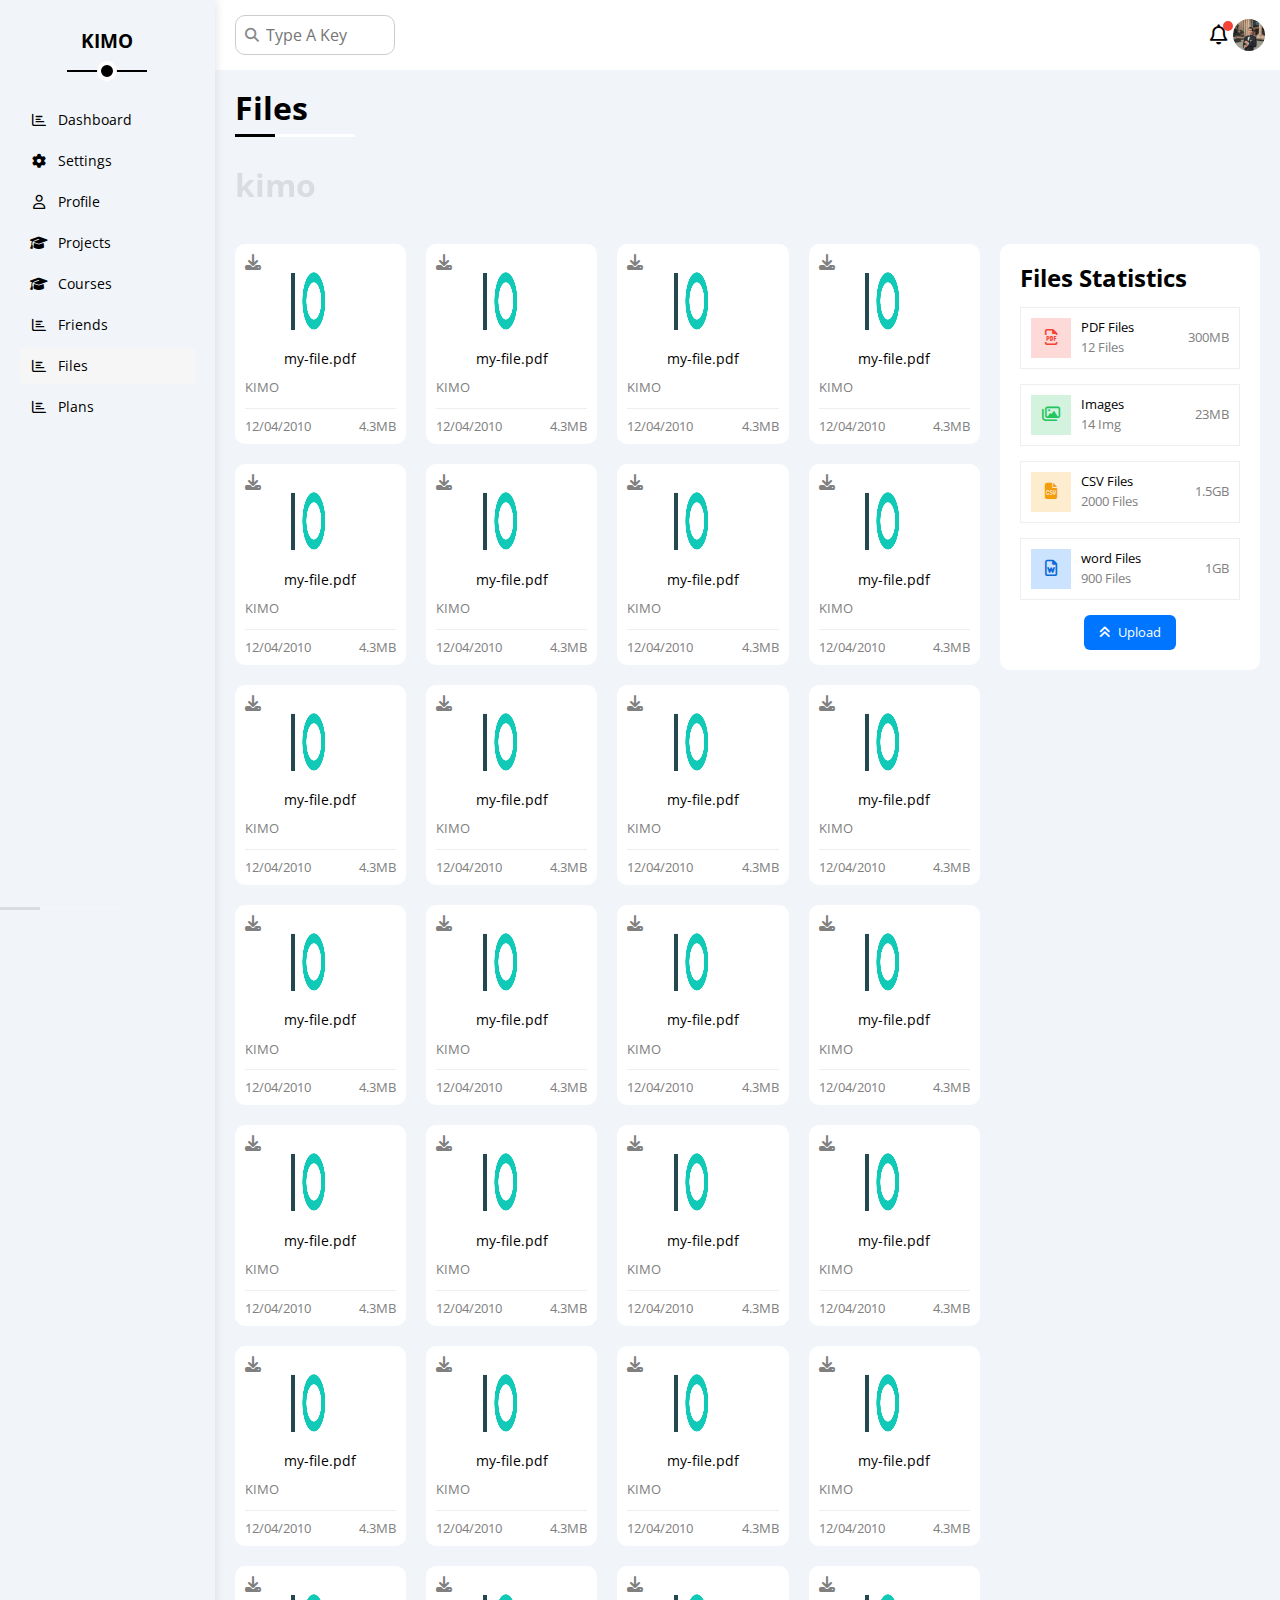
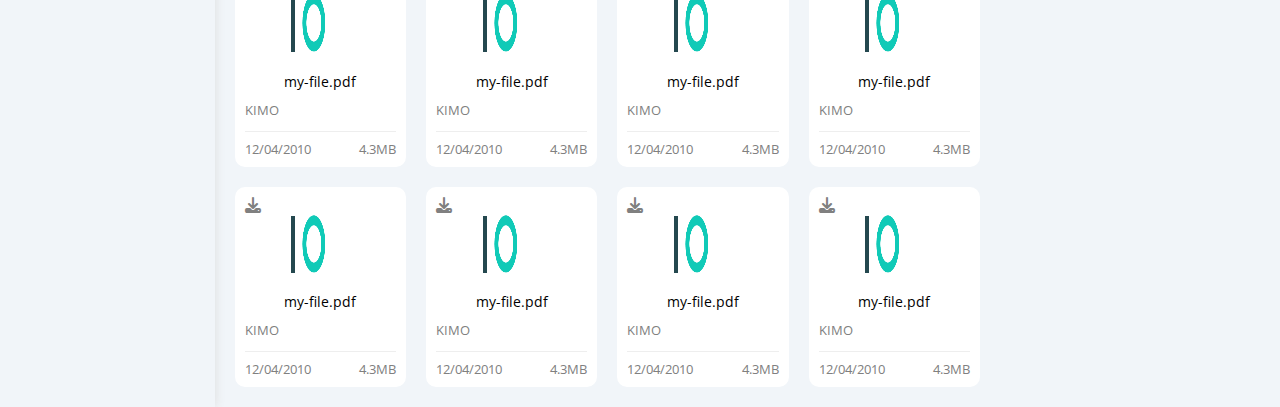
<file: files.html>
<!DOCTYPE html>
<html lang="en">
<head>
<meta charset="UTF-8">
<meta http-equiv="X-UA-Compatible" content="IE=edge">
<meta name="viewport" content="width=device-width, initial-scale=1.0">
<title>Files</title>
<link rel="stylesheet" href="css/all.min.css">
<link rel="stylesheet" href="css/framework.css">
<link rel="stylesheet" href="css/mo.css">
<link rel="stylesheet" href="css/normalize.css">
<link rel="preconnect" href="https://fonts.googleapis.com">
<link rel="preconnect" href="https://fonts.gstatic.com" crossorigin>
<link href="https://fonts.googleapis.com/css2?family=Open+Sans:wght@300;400;500;600;700;800&display=swap" rel="stylesheet">
</head>
<body>
    <div class="page d-flex">
        <div class="sidebar bg-whie p-20 p-relative">
            <h3 class="p-relative txt-c mt-0">KIMO</h3>
            <ul>
                <li>
                    <a class=" d-flex align-center fs-14 c-black rad-6 p-10" href="index.html">
                        <i class="fa-regular fa-chart-bar fa-fw"></i>
                        <span>Dashboard</span> 
                    </a>
                </li>
                <li>
                    <a class=" d-flex align-center fs-14 c-black rad-6 p-10" href="settings.html">
                        <i class="fa-solid fa-gear fa-fw"></i>
                        <span>Settings</span>
                    </a>
                </li>
                <li>
                    <a class=" d-flex align-center fs-14 c-black rad-6 p-10" href="profile.html">
                        <i class="fa-regular fa-user fa-fw"></i>
                        <span>Profile</span>
                    </a>
                </li>
                <li>
                    <a class="d-flex align-center fs-14 c-black rad-6 p-10" href="projects.html">
                        <i class="fa-solid fa-graduation-cap fa-fw"></i>
                        <span>Projects</span>
                    </a>
                </li>
                <li>
                    <a class=" d-flex align-center fs-14 c-black rad-6 p-10" href="courses.html">
                        <i class="fa-solid fa-graduation-cap fa-fw"></i>
                        <span>Courses</span>
                    </a>
                </li>
                <li>
                    <a class="  d-flex align-center fs-14 c-black rad-6 p-10" href="friends.html">
                        <i class="fa-regular fa-chart-bar fa-fw"></i>
                        <span>Friends</span>
                    </a>
                </li>
                <li>
                    <a class=" active d-flex align-center fs-14 c-black rad-6 p-10" href="files.html">
                        <i class="fa-regular fa-chart-bar fa-fw"></i>
                        <span>Files</span>
                    </a>
                </li>
                <li>
                    <a class=" d-flex align-center fs-14 c-black rad-6 p-10" href="plans.html">
                        <i class="fa-regular fa-chart-bar fa-fw"></i>
                        <span>Plans</span>
                    </a>
                </li>
            </ul>
        </div>
        <div class="content w-full">
            <!-- start head  -->
        <div class="head bg-white p-15 between-flex">
            <div class="search p-relative">
                <input class="p-10" type="search" placeholder="Type A Key" >
            </div>
            <div class="icons d-flex align-center">
                <span class=" notification p-relative"> 
                    <i class="fa-regular fa-bell fa-lg"></i>
                </span>
                <img src="images/hosam.jpg" >
            </div>
        </div>
        <!-- end head  -->
        <h1 class="p-relative">Files</h1> <h1 class="lll">kim<span class="tr">o</span></h1>
        <div class="files-page d-flex m-20 gap-20">
            <div class="files-stats bg-white read-10 p-20">
                <h2 class="mt-0 mb-15 txt-c-mobile">Files Statistics</h2>
                <div class="d-flex align-center border-eee p-10 rad-6 mb-15 fs-13">
                    <i class="fa-regular fa-file-pdf fa-lg red c-red center-flex c-blue icon"></i>
                    <div class="info">
                        <span>PDF Files</span>
                        <span class="color-g d-block mt-5">12 Files</span>
                    </div>
                    <div class="size color-g">
                        300MB
                    </div>
                </div>
                <div class="d-flex align-center border-eee p-10 rad-6 mb-15 fs-13">
                    <i class="fa-regular fa-images fa-lg green c-green center-flex c-blue icon"></i>
                    <div class="info">
                        <span>Images</span>
                        <span class="color-g d-block mt-5">14 Img</span>
                    </div>
                    <div class="size color-g">
                        23MB
                    </div>
                </div>
                <div class="d-flex align-center border-eee p-10 rad-6 mb-15 fs-13">
                    <i class="fa-solid fa-file-csv fa-lg orange c-orange center-flex c-blue icon"></i>
                    <div class="info">
                        <span>CSV Files</span>
                        <span class="color-g d-block mt-5">2000 Files</span>
                    </div>
                    <div class="size color-g">
                        1.5GB
                    </div>
                </div>
                <div class="d-flex align-center border-eee p-10 rad-6 mb-15 fs-13">
                    <i class="fa-regular fa-file-word fa-lg blue c-blue center-flex c-blue icon"></i>
                    <div class="info">
                        <span>word Files</span>
                        <span class="color-g d-block mt-5">900 Files</span>
                    </div>
                    <div class="size color-g">
                        1GB
                    </div>
                </div>
                <a href="#" class="upload bg-blue c-white fs-13 read-6 d-block w-fit">
                <i class="fa-solid fa-angles-up mr-5"></i>
                    Upload
                </a>
            </div>
            <div class="files-content d-grid gap-20">
                <div class="file bg-white p-10 read-10">
                    <i class="fa-solid fa-download color-g p-absolute"></i>
                    <div class="icon txt-c">
                        <img class="mt-15 mb-15" src="/images/logo.png" alt="">
                    </div>
                    <div class="txt-c mb-10 fs-14">my-file.pdf</div>
                    <p class="color-g fs-13">KIMO</p>
                    <div class="info between-flex mt-10 pt-10 fs-13 color-g">
                        <span> 12/04/2010</span>
                        <span>4.3MB</span>
                    </div>
                </div>
                <div class="file bg-white p-10 read-10">
                    <i class="fa-solid fa-download color-g p-absolute"></i>
                    <div class="icon txt-c">
                        <img class="mt-15 mb-15" src="/images/logo.png" alt="">
                    </div>
                    <div class="txt-c mb-10 fs-14">my-file.pdf</div>
                    <p class="color-g fs-13">KIMO</p>
                    <div class="info between-flex mt-10 pt-10 fs-13 color-g">
                        <span> 12/04/2010</span>
                        <span>4.3MB</span>
                    </div>
                </div>
                <div class="file bg-white p-10 read-10">
                    <i class="fa-solid fa-download color-g p-absolute"></i>
                    <div class="icon txt-c">
                        <img class="mt-15 mb-15" src="/images/logo.png" alt="">
                    </div>
                    <div class="txt-c mb-10 fs-14">my-file.pdf</div>
                    <p class="color-g fs-13">KIMO</p>
                    <div class="info between-flex mt-10 pt-10 fs-13 color-g">
                        <span> 12/04/2010</span>
                        <span>4.3MB</span>
                    </div>
                </div>
                <div class="file bg-white p-10 read-10">
                    <i class="fa-solid fa-download color-g p-absolute"></i>
                    <div class="icon txt-c">
                        <img class="mt-15 mb-15" src="/images/logo.png" alt="">
                    </div>
                    <div class="txt-c mb-10 fs-14">my-file.pdf</div>
                    <p class="color-g fs-13">KIMO</p>
                    <div class="info between-flex mt-10 pt-10 fs-13 color-g">
                        <span> 12/04/2010</span>
                        <span>4.3MB</span>
                    </div>
                </div>
                <div class="file bg-white p-10 read-10">
                    <i class="fa-solid fa-download color-g p-absolute"></i>
                    <div class="icon txt-c">
                        <img class="mt-15 mb-15" src="/images/logo.png" alt="">
                    </div>
                    <div class="txt-c mb-10 fs-14">my-file.pdf</div>
                    <p class="color-g fs-13">KIMO</p>
                    <div class="info between-flex mt-10 pt-10 fs-13 color-g">
                        <span> 12/04/2010</span>
                        <span>4.3MB</span>
                    </div>
                </div>
                <div class="file bg-white p-10 read-10">
                    <i class="fa-solid fa-download color-g p-absolute"></i>
                    <div class="icon txt-c">
                        <img class="mt-15 mb-15" src="/images/logo.png" alt="">
                    </div>
                    <div class="txt-c mb-10 fs-14">my-file.pdf</div>
                    <p class="color-g fs-13">KIMO</p>
                    <div class="info between-flex mt-10 pt-10 fs-13 color-g">
                        <span> 12/04/2010</span>
                        <span>4.3MB</span>
                    </div>
                </div>
                <div class="file bg-white p-10 read-10">
                    <i class="fa-solid fa-download color-g p-absolute"></i>
                    <div class="icon txt-c">
                        <img class="mt-15 mb-15" src="/images/logo.png" alt="">
                    </div>
                    <div class="txt-c mb-10 fs-14">my-file.pdf</div>
                    <p class="color-g fs-13">KIMO</p>
                    <div class="info between-flex mt-10 pt-10 fs-13 color-g">
                        <span> 12/04/2010</span>
                        <span>4.3MB</span>
                    </div>
                </div>
                <div class="file bg-white p-10 read-10">
                    <i class="fa-solid fa-download color-g p-absolute"></i>
                    <div class="icon txt-c">
                        <img class="mt-15 mb-15" src="/images/logo.png" alt="">
                    </div>
                    <div class="txt-c mb-10 fs-14">my-file.pdf</div>
                    <p class="color-g fs-13">KIMO</p>
                    <div class="info between-flex mt-10 pt-10 fs-13 color-g">
                        <span> 12/04/2010</span>
                        <span>4.3MB</span>
                    </div>
                </div>
                <div class="file bg-white p-10 read-10">
                    <i class="fa-solid fa-download color-g p-absolute"></i>
                    <div class="icon txt-c">
                        <img class="mt-15 mb-15" src="/images/logo.png" alt="">
                    </div>
                    <div class="txt-c mb-10 fs-14">my-file.pdf</div>
                    <p class="color-g fs-13">KIMO</p>
                    <div class="info between-flex mt-10 pt-10 fs-13 color-g">
                        <span> 12/04/2010</span>
                        <span>4.3MB</span>
                    </div>
                </div>
                <div class="file bg-white p-10 read-10">
                    <i class="fa-solid fa-download color-g p-absolute"></i>
                    <div class="icon txt-c">
                        <img class="mt-15 mb-15" src="/images/logo.png" alt="">
                    </div>
                    <div class="txt-c mb-10 fs-14">my-file.pdf</div>
                    <p class="color-g fs-13">KIMO</p>
                    <div class="info between-flex mt-10 pt-10 fs-13 color-g">
                        <span> 12/04/2010</span>
                        <span>4.3MB</span>
                    </div>
                </div>
                <div class="file bg-white p-10 read-10">
                    <i class="fa-solid fa-download color-g p-absolute"></i>
                    <div class="icon txt-c">
                        <img class="mt-15 mb-15" src="/images/logo.png" alt="">
                    </div>
                    <div class="txt-c mb-10 fs-14">my-file.pdf</div>
                    <p class="color-g fs-13">KIMO</p>
                    <div class="info between-flex mt-10 pt-10 fs-13 color-g">
                        <span> 12/04/2010</span>
                        <span>4.3MB</span>
                    </div>
                </div>
                <div class="file bg-white p-10 read-10">
                    <i class="fa-solid fa-download color-g p-absolute"></i>
                    <div class="icon txt-c">
                        <img class="mt-15 mb-15" src="/images/logo.png" alt="">
                    </div>
                    <div class="txt-c mb-10 fs-14">my-file.pdf</div>
                    <p class="color-g fs-13">KIMO</p>
                    <div class="info between-flex mt-10 pt-10 fs-13 color-g">
                        <span> 12/04/2010</span>
                        <span>4.3MB</span>
                    </div>
                </div>
                <div class="file bg-white p-10 read-10">
                    <i class="fa-solid fa-download color-g p-absolute"></i>
                    <div class="icon txt-c">
                        <img class="mt-15 mb-15" src="/images/logo.png" alt="">
                    </div>
                    <div class="txt-c mb-10 fs-14">my-file.pdf</div>
                    <p class="color-g fs-13">KIMO</p>
                    <div class="info between-flex mt-10 pt-10 fs-13 color-g">
                        <span> 12/04/2010</span>
                        <span>4.3MB</span>
                    </div>
                </div>
                <div class="file bg-white p-10 read-10">
                    <i class="fa-solid fa-download color-g p-absolute"></i>
                    <div class="icon txt-c">
                        <img class="mt-15 mb-15" src="/images/logo.png" alt="">
                    </div>
                    <div class="txt-c mb-10 fs-14">my-file.pdf</div>
                    <p class="color-g fs-13">KIMO</p>
                    <div class="info between-flex mt-10 pt-10 fs-13 color-g">
                        <span> 12/04/2010</span>
                        <span>4.3MB</span>
                    </div>
                </div>
                <div class="file bg-white p-10 read-10">
                    <i class="fa-solid fa-download color-g p-absolute"></i>
                    <div class="icon txt-c">
                        <img class="mt-15 mb-15" src="/images/logo.png" alt="">
                    </div>
                    <div class="txt-c mb-10 fs-14">my-file.pdf</div>
                    <p class="color-g fs-13">KIMO</p>
                    <div class="info between-flex mt-10 pt-10 fs-13 color-g">
                        <span> 12/04/2010</span>
                        <span>4.3MB</span>
                    </div>
                </div>
                <div class="file bg-white p-10 read-10">
                    <i class="fa-solid fa-download color-g p-absolute"></i>
                    <div class="icon txt-c">
                        <img class="mt-15 mb-15" src="/images/logo.png" alt="">
                    </div>
                    <div class="txt-c mb-10 fs-14">my-file.pdf</div>
                    <p class="color-g fs-13">KIMO</p>
                    <div class="info between-flex mt-10 pt-10 fs-13 color-g">
                        <span> 12/04/2010</span>
                        <span>4.3MB</span>
                    </div>
                </div>
                <div class="file bg-white p-10 read-10">
                    <i class="fa-solid fa-download color-g p-absolute"></i>
                    <div class="icon txt-c">
                        <img class="mt-15 mb-15" src="/images/logo.png" alt="">
                    </div>
                    <div class="txt-c mb-10 fs-14">my-file.pdf</div>
                    <p class="color-g fs-13">KIMO</p>
                    <div class="info between-flex mt-10 pt-10 fs-13 color-g">
                        <span> 12/04/2010</span>
                        <span>4.3MB</span>
                    </div>
                </div>
                <div class="file bg-white p-10 read-10">
                    <i class="fa-solid fa-download color-g p-absolute"></i>
                    <div class="icon txt-c">
                        <img class="mt-15 mb-15" src="/images/logo.png" alt="">
                    </div>
                    <div class="txt-c mb-10 fs-14">my-file.pdf</div>
                    <p class="color-g fs-13">KIMO</p>
                    <div class="info between-flex mt-10 pt-10 fs-13 color-g">
                        <span> 12/04/2010</span>
                        <span>4.3MB</span>
                    </div>
                </div>
                <div class="file bg-white p-10 read-10">
                    <i class="fa-solid fa-download color-g p-absolute"></i>
                    <div class="icon txt-c">
                        <img class="mt-15 mb-15" src="/images/logo.png" alt="">
                    </div>
                    <div class="txt-c mb-10 fs-14">my-file.pdf</div>
                    <p class="color-g fs-13">KIMO</p>
                    <div class="info between-flex mt-10 pt-10 fs-13 color-g">
                        <span> 12/04/2010</span>
                        <span>4.3MB</span>
                    </div>
                </div>
                <div class="file bg-white p-10 read-10">
                    <i class="fa-solid fa-download color-g p-absolute"></i>
                    <div class="icon txt-c">
                        <img class="mt-15 mb-15" src="/images/logo.png" alt="">
                    </div>
                    <div class="txt-c mb-10 fs-14">my-file.pdf</div>
                    <p class="color-g fs-13">KIMO</p>
                    <div class="info between-flex mt-10 pt-10 fs-13 color-g">
                        <span> 12/04/2010</span>
                        <span>4.3MB</span>
                    </div>
                </div>
                <div class="file bg-white p-10 read-10">
                    <i class="fa-solid fa-download color-g p-absolute"></i>
                    <div class="icon txt-c">
                        <img class="mt-15 mb-15" src="/images/logo.png" alt="">
                    </div>
                    <div class="txt-c mb-10 fs-14">my-file.pdf</div>
                    <p class="color-g fs-13">KIMO</p>
                    <div class="info between-flex mt-10 pt-10 fs-13 color-g">
                        <span> 12/04/2010</span>
                        <span>4.3MB</span>
                    </div>
                </div>
                <div class="file bg-white p-10 read-10">
                    <i class="fa-solid fa-download color-g p-absolute"></i>
                    <div class="icon txt-c">
                        <img class="mt-15 mb-15" src="/images/logo.png" alt="">
                    </div>
                    <div class="txt-c mb-10 fs-14">my-file.pdf</div>
                    <p class="color-g fs-13">KIMO</p>
                    <div class="info between-flex mt-10 pt-10 fs-13 color-g">
                        <span> 12/04/2010</span>
                        <span>4.3MB</span>
                    </div>
                </div>
                <div class="file bg-white p-10 read-10">
                    <i class="fa-solid fa-download color-g p-absolute"></i>
                    <div class="icon txt-c">
                        <img class="mt-15 mb-15" src="/images/logo.png" alt="">
                    </div>
                    <div class="txt-c mb-10 fs-14">my-file.pdf</div>
                    <p class="color-g fs-13">KIMO</p>
                    <div class="info between-flex mt-10 pt-10 fs-13 color-g">
                        <span> 12/04/2010</span>
                        <span>4.3MB</span>
                    </div>
                </div>
                <div class="file bg-white p-10 read-10">
                    <i class="fa-solid fa-download color-g p-absolute"></i>
                    <div class="icon txt-c">
                        <img class="mt-15 mb-15" src="/images/logo.png" alt="">
                    </div>
                    <div class="txt-c mb-10 fs-14">my-file.pdf</div>
                    <p class="color-g fs-13">KIMO</p>
                    <div class="info between-flex mt-10 pt-10 fs-13 color-g">
                        <span> 12/04/2010</span>
                        <span>4.3MB</span>
                    </div>
                </div>
                <div class="file bg-white p-10 read-10">
                    <i class="fa-solid fa-download color-g p-absolute"></i>
                    <div class="icon txt-c">
                        <img class="mt-15 mb-15" src="/images/logo.png" alt="">
                    </div>
                    <div class="txt-c mb-10 fs-14">my-file.pdf</div>
                    <p class="color-g fs-13">KIMO</p>
                    <div class="info between-flex mt-10 pt-10 fs-13 color-g">
                        <span> 12/04/2010</span>
                        <span>4.3MB</span>
                    </div>
                </div>
                <div class="file bg-white p-10 read-10">
                    <i class="fa-solid fa-download color-g p-absolute"></i>
                    <div class="icon txt-c">
                        <img class="mt-15 mb-15" src="/images/logo.png" alt="">
                    </div>
                    <div class="txt-c mb-10 fs-14">my-file.pdf</div>
                    <p class="color-g fs-13">KIMO</p>
                    <div class="info between-flex mt-10 pt-10 fs-13 color-g">
                        <span> 12/04/2010</span>
                        <span>4.3MB</span>
                    </div>
                </div>
                <div class="file bg-white p-10 read-10">
                    <i class="fa-solid fa-download color-g p-absolute"></i>
                    <div class="icon txt-c">
                        <img class="mt-15 mb-15" src="/images/logo.png" alt="">
                    </div>
                    <div class="txt-c mb-10 fs-14">my-file.pdf</div>
                    <p class="color-g fs-13">KIMO</p>
                    <div class="info between-flex mt-10 pt-10 fs-13 color-g">
                        <span> 12/04/2010</span>
                        <span>4.3MB</span>
                    </div>
                </div>
                <div class="file bg-white p-10 read-10">
                    <i class="fa-solid fa-download color-g p-absolute"></i>
                    <div class="icon txt-c">
                        <img class="mt-15 mb-15" src="/images/logo.png" alt="">
                    </div>
                    <div class="txt-c mb-10 fs-14">my-file.pdf</div>
                    <p class="color-g fs-13">KIMO</p>
                    <div class="info between-flex mt-10 pt-10 fs-13 color-g">
                        <span> 12/04/2010</span>
                        <span>4.3MB</span>
                    </div>
                </div>
                <div class="file bg-white p-10 read-10">
                    <i class="fa-solid fa-download color-g p-absolute"></i>
                    <div class="icon txt-c">
                        <img class="mt-15 mb-15" src="/images/logo.png" alt="">
                    </div>
                    <div class="txt-c mb-10 fs-14">my-file.pdf</div>
                    <p class="color-g fs-13">KIMO</p>
                    <div class="info between-flex mt-10 pt-10 fs-13 color-g">
                        <span> 12/04/2010</span>
                        <span>4.3MB</span>
                    </div>
                </div>
                <div class="file bg-white p-10 read-10">
                    <i class="fa-solid fa-download color-g p-absolute"></i>
                    <div class="icon txt-c">
                        <img class="mt-15 mb-15" src="/images/logo.png" alt="">
                    </div>
                    <div class="txt-c mb-10 fs-14">my-file.pdf</div>
                    <p class="color-g fs-13">KIMO</p>
                    <div class="info between-flex mt-10 pt-10 fs-13 color-g">
                        <span> 12/04/2010</span>
                        <span>4.3MB</span>
                    </div>
                </div>
                <div class="file bg-white p-10 read-10">
                    <i class="fa-solid fa-download color-g p-absolute"></i>
                    <div class="icon txt-c">
                        <img class="mt-15 mb-15" src="/images/logo.png" alt="">
                    </div>
                    <div class="txt-c mb-10 fs-14">my-file.pdf</div>
                    <p class="color-g fs-13">KIMO</p>
                    <div class="info between-flex mt-10 pt-10 fs-13 color-g">
                        <span> 12/04/2010</span>
                        <span>4.3MB</span>
                    </div>
                </div>
                <div class="file bg-white p-10 read-10">
                    <i class="fa-solid fa-download color-g p-absolute"></i>
                    <div class="icon txt-c">
                        <img class="mt-15 mb-15" src="/images/logo.png" alt="">
                    </div>
                    <div class="txt-c mb-10 fs-14">my-file.pdf</div>
                    <p class="color-g fs-13">KIMO</p>
                    <div class="info between-flex mt-10 pt-10 fs-13 color-g">
                        <span> 12/04/2010</span>
                        <span>4.3MB</span>
                    </div>
                </div>
            </div>
        </div>
    </div>
</div>
</body>
</html>
</file>
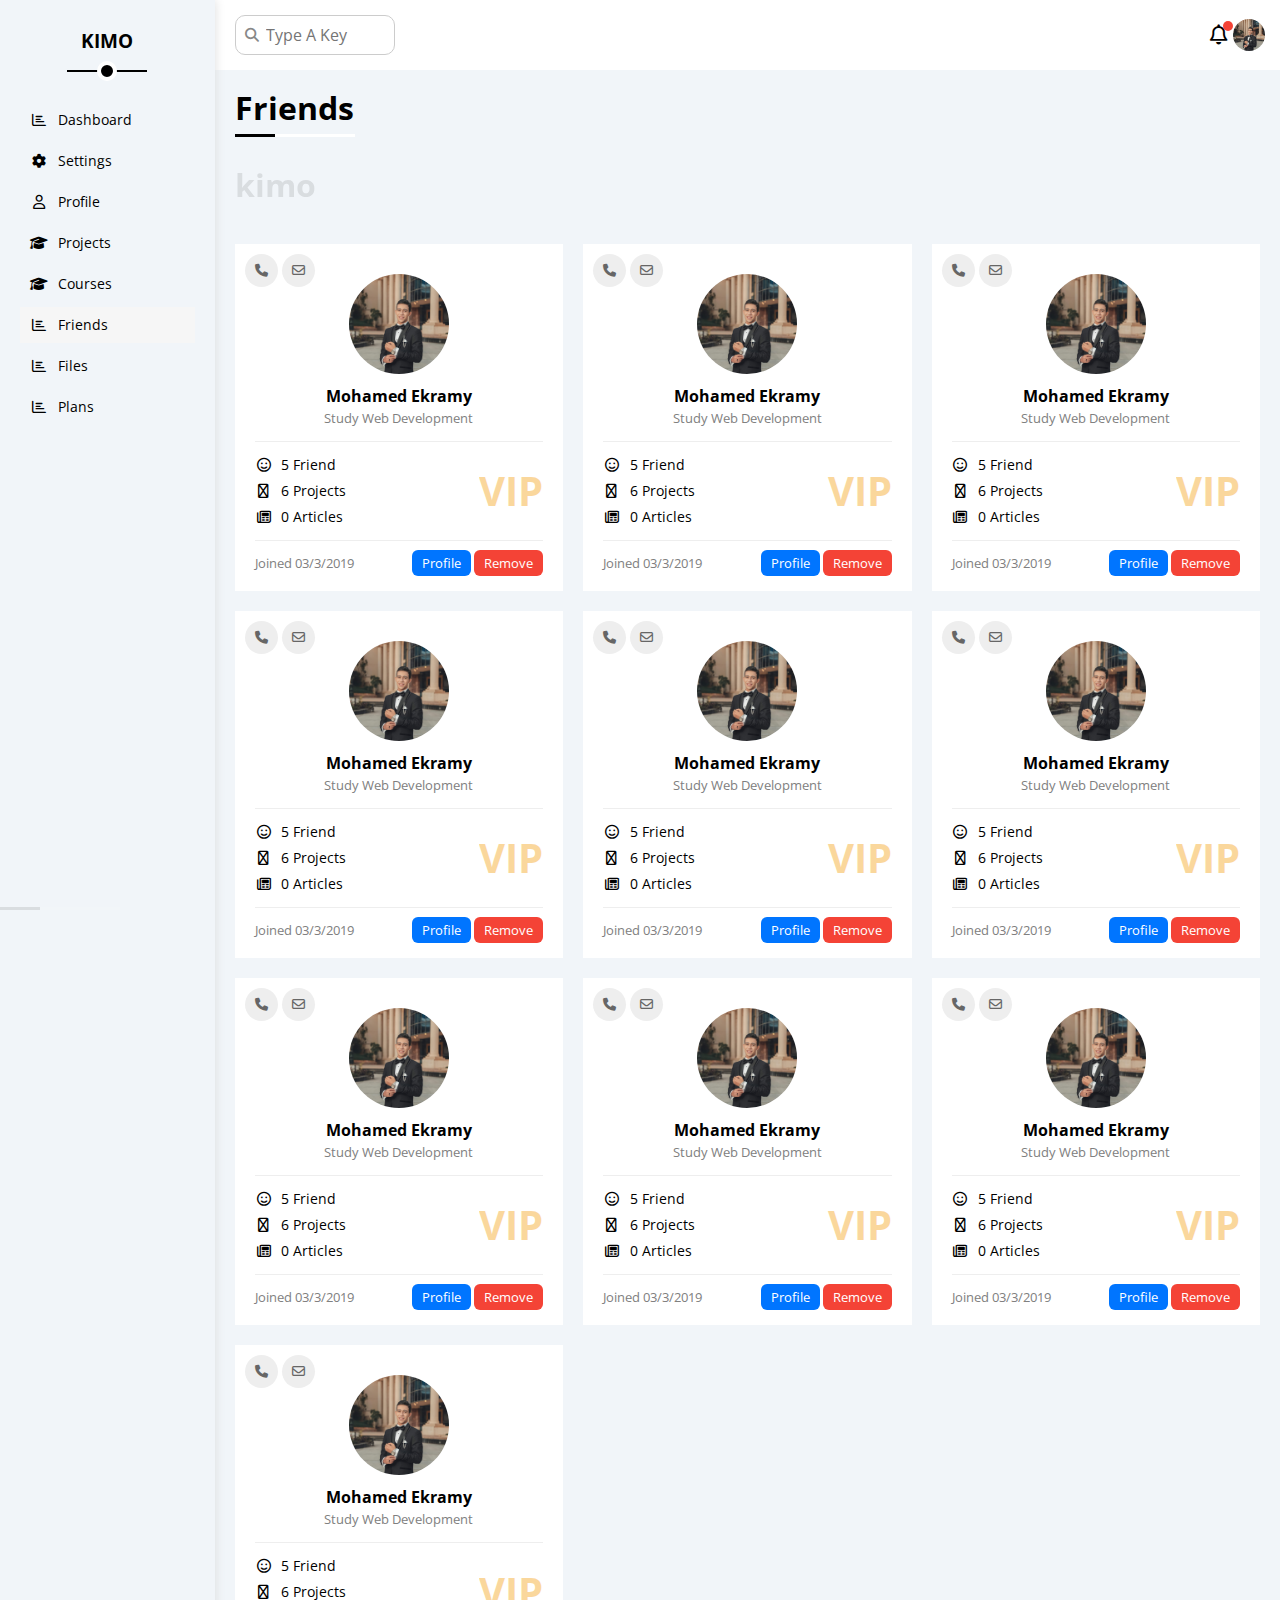
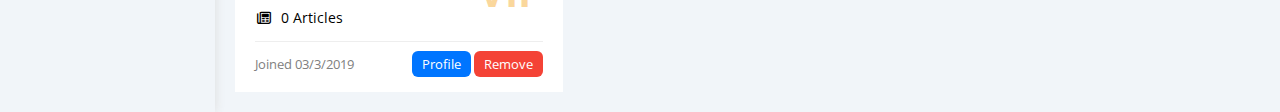
<file: friends.html>
<!DOCTYPE html>
<html lang="en">
<head>
<meta charset="UTF-8">
<meta http-equiv="X-UA-Compatible" content="IE=edge">
<meta name="viewport" content="width=device-width, initial-scale=1.0">
<title>Friends</title>
<link rel="stylesheet" href="css/all.min.css">
<link rel="stylesheet" href="css/framework.css">
<link rel="stylesheet" href="css/mo.css">
<link rel="stylesheet" href="css/normalize.css">
<link rel="preconnect" href="https://fonts.googleapis.com">
<link rel="preconnect" href="https://fonts.gstatic.com" crossorigin>
<link href="https://fonts.googleapis.com/css2?family=Open+Sans:wght@300;400;500;600;700;800&display=swap" rel="stylesheet">
</head>
<body>
    <div class="page d-flex">
        <div class="sidebar bg-whie p-20 p-relative">
            <h3 class="p-relative txt-c mt-0">KIMO</h3>
            <ul>
                <li>
                    <a class=" d-flex align-center fs-14 c-black rad-6 p-10" href="index.html">
                        <i class="fa-regular fa-chart-bar fa-fw"></i>
                        <span>Dashboard</span> 
                    </a>
                </li>
                <li>
                    <a class=" d-flex align-center fs-14 c-black rad-6 p-10" href="settings.html">
                        <i class="fa-solid fa-gear fa-fw"></i>
                        <span>Settings</span>
                    </a>
                </li>
                <li>
                    <a class=" d-flex align-center fs-14 c-black rad-6 p-10" href="profile.html">
                        <i class="fa-regular fa-user fa-fw"></i>
                        <span>Profile</span>
                    </a>
                </li>
                <li>
                    <a class="d-flex align-center fs-14 c-black rad-6 p-10" href="projects.html">
                        <i class="fa-solid fa-graduation-cap fa-fw"></i>
                        <span>Projects</span>
                    </a>
                </li>
                <li>
                    <a class=" d-flex align-center fs-14 c-black rad-6 p-10" href="courses.html">
                        <i class="fa-solid fa-graduation-cap fa-fw"></i>
                        <span>Courses</span>
                    </a>
                </li>
                <li>
                    <a class=" active  d-flex align-center fs-14 c-black rad-6 p-10" href="friends.html">
                        <i class="fa-regular fa-chart-bar fa-fw"></i>
                        <span>Friends</span>
                    </a>
                </li>
                <li>
                    <a class=" d-flex align-center fs-14 c-black rad-6 p-10" href="files.html">
                        <i class="fa-regular fa-chart-bar fa-fw"></i>
                        <span>Files</span>
                    </a>
                </li>
                <li>
                    <a class=" d-flex align-center fs-14 c-black rad-6 p-10" href="plans.html">
                        <i class="fa-regular fa-chart-bar fa-fw"></i>
                        <span>Plans</span>
                    </a>
                </li>
            </ul>
        </div>
        <div class="content w-full">
            <!-- start head  -->
        <div class="head bg-white p-15 between-flex">
            <div class="search p-relative">
                <input class="p-10" type="search" placeholder="Type A Key" >
            </div>
            <div class="icons d-flex align-center">
                <span class=" notification p-relative"> 
                    <i class="fa-regular fa-bell fa-lg"></i>
                </span>
                <img src="images/hosam.jpg" >
            </div>
        </div>
        <!-- end head  -->
        <h1 class="p-relative">Friends</h1> <h1 class="lll">kim<span class="tr">o</span></h1>
    <div class="friends-page d-grid m-20 gap-20">
        <div class="friend bg-white rad-6 p-20 p-relative">
            <div class="contact">
                <i class="fa-solid fa-phone"></i>
                <i class="fa-regular fa-envelope"></i>
            </div>
            <div class="txt-c">
                <img src="/images/hosam.jpg" class="rad-half mt-10 mb-10 w-100 h-100">
                <h4 class="m-0">Mohamed Ekramy</h4>
                <p class="color-g fs-13 mt-5 mb-0">Study Web Development</p>
            </div>
            <div class="icons fs-14 p-relative">
                <div class="mb-10">
                    <i class="fa-regular fa-face-smile fa-fw"></i>
                    <span>5 Friend</span>
                </div>
                <div class="mb-10">
                    <i class="fa-regular fa-code-commit fa-fw"></i>
                    <span>6 Projects</span>
                </div>
            <div>
            <i class="fa-regular fa-newspaper fa-fw"></i>
            <span>0 Articles</span>
        </div>
        <span class="vip fw-bold c-orange">VIP</span>
        </div>
        <div class="info between-flex fs-13">
            <span class="color-g">Joined 03/3/2019</span>
            <div>
                <a class="bg-blue btn-shape c-white" href="profile.html">Profile</a>
                <a class="bg-red btn-shape c-white" href="#">Remove</a>
            </div>
        </div>
        </div>
        <div class="friend bg-white rad-6 p-20 p-relative">
            <div class="contact">
                <i class="fa-solid fa-phone"></i>
                <i class="fa-regular fa-envelope"></i>
            </div>
            <div class="txt-c">
                <img src="/images/hosam.jpg" class="rad-half mt-10 mb-10 w-100 h-100">
                <h4 class="m-0">Mohamed Ekramy</h4>
                <p class="color-g fs-13 mt-5 mb-0">Study Web Development</p>
            </div>
            <div class="icons fs-14 p-relative">
                <div class="mb-10">
                    <i class="fa-regular fa-face-smile fa-fw"></i>
                    <span>5 Friend</span>
                </div>
                <div class="mb-10">
                    <i class="fa-regular fa-code-commit fa-fw"></i>
                    <span>6 Projects</span>
                </div>
            <div>
            <i class="fa-regular fa-newspaper fa-fw"></i>
            <span>0 Articles</span>
        </div>
        <span class="vip fw-bold c-orange">VIP</span>
        </div>
        <div class="info between-flex fs-13">
            <span class="color-g">Joined 03/3/2019</span>
            <div>
                <a class="bg-blue btn-shape c-white" href="profile.html">Profile</a>
                <a class="bg-red btn-shape c-white" href="#">Remove</a>
            </div>
        </div>
        </div>
        <div class="friend bg-white rad-6 p-20 p-relative">
            <div class="contact">
                <i class="fa-solid fa-phone"></i>
                <i class="fa-regular fa-envelope"></i>
            </div>
            <div class="txt-c">
                <img src="/images/hosam.jpg" class="rad-half mt-10 mb-10 w-100 h-100">
                <h4 class="m-0">Mohamed Ekramy</h4>
                <p class="color-g fs-13 mt-5 mb-0">Study Web Development</p>
            </div>
            <div class="icons fs-14 p-relative">
                <div class="mb-10">
                    <i class="fa-regular fa-face-smile fa-fw"></i>
                    <span>5 Friend</span>
                </div>
                <div class="mb-10">
                    <i class="fa-regular fa-code-commit fa-fw"></i>
                    <span>6 Projects</span>
                </div>
            <div>
            <i class="fa-regular fa-newspaper fa-fw"></i>
            <span>0 Articles</span>
        </div>
        <span class="vip fw-bold c-orange">VIP</span>
        </div>
        <div class="info between-flex fs-13">
            <span class="color-g">Joined 03/3/2019</span>
            <div>
                <a class="bg-blue btn-shape c-white" href="profile.html">Profile</a>
                <a class="bg-red btn-shape c-white" href="#">Remove</a>
            </div>
        </div>
        </div>
        <div class="friend bg-white rad-6 p-20 p-relative">
            <div class="contact">
                <i class="fa-solid fa-phone"></i>
                <i class="fa-regular fa-envelope"></i>
            </div>
            <div class="txt-c">
                <img src="/images/hosam.jpg" class="rad-half mt-10 mb-10 w-100 h-100">
                <h4 class="m-0">Mohamed Ekramy</h4>
                <p class="color-g fs-13 mt-5 mb-0">Study Web Development</p>
            </div>
            <div class="icons fs-14 p-relative">
                <div class="mb-10">
                    <i class="fa-regular fa-face-smile fa-fw"></i>
                    <span>5 Friend</span>
                </div>
                <div class="mb-10">
                    <i class="fa-regular fa-code-commit fa-fw"></i>
                    <span>6 Projects</span>
                </div>
            <div>
            <i class="fa-regular fa-newspaper fa-fw"></i>
            <span>0 Articles</span>
        </div>
        <span class="vip fw-bold c-orange">VIP</span>
        </div>
        <div class="info between-flex fs-13">
            <span class="color-g">Joined 03/3/2019</span>
            <div>
                <a class="bg-blue btn-shape c-white" href="profile.html">Profile</a>
                <a class="bg-red btn-shape c-white" href="#">Remove</a>
            </div>
        </div>
        </div>
        <div class="friend bg-white rad-6 p-20 p-relative">
            <div class="contact">
                <i class="fa-solid fa-phone"></i>
                <i class="fa-regular fa-envelope"></i>
            </div>
            <div class="txt-c">
                <img src="/images/hosam.jpg" class="rad-half mt-10 mb-10 w-100 h-100">
                <h4 class="m-0">Mohamed Ekramy</h4>
                <p class="color-g fs-13 mt-5 mb-0">Study Web Development</p>
            </div>
            <div class="icons fs-14 p-relative">
                <div class="mb-10">
                    <i class="fa-regular fa-face-smile fa-fw"></i>
                    <span>5 Friend</span>
                </div>
                <div class="mb-10">
                    <i class="fa-regular fa-code-commit fa-fw"></i>
                    <span>6 Projects</span>
                </div>
            <div>
            <i class="fa-regular fa-newspaper fa-fw"></i>
            <span>0 Articles</span>
        </div>
        <span class="vip fw-bold c-orange">VIP</span>
        </div>
        <div class="info between-flex fs-13">
            <span class="color-g">Joined 03/3/2019</span>
            <div>
                <a class="bg-blue btn-shape c-white" href="profile.html">Profile</a>
                <a class="bg-red btn-shape c-white" href="#">Remove</a>
            </div>
        </div>
        </div>
        <div class="friend bg-white rad-6 p-20 p-relative">
            <div class="contact">
                <i class="fa-solid fa-phone"></i>
                <i class="fa-regular fa-envelope"></i>
            </div>
            <div class="txt-c">
                <img src="/images/hosam.jpg" class="rad-half mt-10 mb-10 w-100 h-100">
                <h4 class="m-0">Mohamed Ekramy</h4>
                <p class="color-g fs-13 mt-5 mb-0">Study Web Development</p>
            </div>
            <div class="icons fs-14 p-relative">
                <div class="mb-10">
                    <i class="fa-regular fa-face-smile fa-fw"></i>
                    <span>5 Friend</span>
                </div>
                <div class="mb-10">
                    <i class="fa-regular fa-code-commit fa-fw"></i>
                    <span>6 Projects</span>
                </div>
            <div>
            <i class="fa-regular fa-newspaper fa-fw"></i>
            <span>0 Articles</span>
        </div>
        <span class="vip fw-bold c-orange">VIP</span>
        </div>
        <div class="info between-flex fs-13">
            <span class="color-g">Joined 03/3/2019</span>
            <div>
                <a class="bg-blue btn-shape c-white" href="profile.html">Profile</a>
                <a class="bg-red btn-shape c-white" href="#">Remove</a>
            </div>
        </div>
        </div>
        <div class="friend bg-white rad-6 p-20 p-relative">
            <div class="contact">
                <i class="fa-solid fa-phone"></i>
                <i class="fa-regular fa-envelope"></i>
            </div>
            <div class="txt-c">
                <img src="/images/hosam.jpg" class="rad-half mt-10 mb-10 w-100 h-100">
                <h4 class="m-0">Mohamed Ekramy</h4>
                <p class="color-g fs-13 mt-5 mb-0">Study Web Development</p>
            </div>
            <div class="icons fs-14 p-relative">
                <div class="mb-10">
                    <i class="fa-regular fa-face-smile fa-fw"></i>
                    <span>5 Friend</span>
                </div>
                <div class="mb-10">
                    <i class="fa-regular fa-code-commit fa-fw"></i>
                    <span>6 Projects</span>
                </div>
            <div>
            <i class="fa-regular fa-newspaper fa-fw"></i>
            <span>0 Articles</span>
        </div>
        <span class="vip fw-bold c-orange">VIP</span>
        </div>
        <div class="info between-flex fs-13">
            <span class="color-g">Joined 03/3/2019</span>
            <div>
                <a class="bg-blue btn-shape c-white" href="profile.html">Profile</a>
                <a class="bg-red btn-shape c-white" href="#">Remove</a>
            </div>
        </div>
        </div>
        <div class="friend bg-white rad-6 p-20 p-relative">
            <div class="contact">
                <i class="fa-solid fa-phone"></i>
                <i class="fa-regular fa-envelope"></i>
            </div>
            <div class="txt-c">
                <img src="/images/hosam.jpg" class="rad-half mt-10 mb-10 w-100 h-100">
                <h4 class="m-0">Mohamed Ekramy</h4>
                <p class="color-g fs-13 mt-5 mb-0">Study Web Development</p>
            </div>
            <div class="icons fs-14 p-relative">
                <div class="mb-10">
                    <i class="fa-regular fa-face-smile fa-fw"></i>
                    <span>5 Friend</span>
                </div>
                <div class="mb-10">
                    <i class="fa-regular fa-code-commit fa-fw"></i>
                    <span>6 Projects</span>
                </div>
            <div>
            <i class="fa-regular fa-newspaper fa-fw"></i>
            <span>0 Articles</span>
        </div>
        <span class="vip fw-bold c-orange">VIP</span>
        </div>
        <div class="info between-flex fs-13">
            <span class="color-g">Joined 03/3/2019</span>
            <div>
                <a class="bg-blue btn-shape c-white" href="profile.html">Profile</a>
                <a class="bg-red btn-shape c-white" href="#">Remove</a>
            </div>
        </div>
        </div>
        <div class="friend bg-white rad-6 p-20 p-relative">
            <div class="contact">
                <i class="fa-solid fa-phone"></i>
                <i class="fa-regular fa-envelope"></i>
            </div>
            <div class="txt-c">
                <img src="/images/hosam.jpg" class="rad-half mt-10 mb-10 w-100 h-100">
                <h4 class="m-0">Mohamed Ekramy</h4>
                <p class="color-g fs-13 mt-5 mb-0">Study Web Development</p>
            </div>
            <div class="icons fs-14 p-relative">
                <div class="mb-10">
                    <i class="fa-regular fa-face-smile fa-fw"></i>
                    <span>5 Friend</span>
                </div>
                <div class="mb-10">
                    <i class="fa-regular fa-code-commit fa-fw"></i>
                    <span>6 Projects</span>
                </div>
            <div>
            <i class="fa-regular fa-newspaper fa-fw"></i>
            <span>0 Articles</span>
        </div>
        <span class="vip fw-bold c-orange">VIP</span>
        </div>
        <div class="info between-flex fs-13">
            <span class="color-g">Joined 03/3/2019</span>
            <div>
                <a class="bg-blue btn-shape c-white" href="profile.html">Profile</a>
                <a class="bg-red btn-shape c-white" href="#">Remove</a>
            </div>
        </div>
        </div>
        <div class="friend bg-white rad-6 p-20 p-relative">
            <div class="contact">
                <i class="fa-solid fa-phone"></i>
                <i class="fa-regular fa-envelope"></i>
            </div>
            <div class="txt-c">
                <img src="/images/hosam.jpg" class="rad-half mt-10 mb-10 w-100 h-100">
                <h4 class="m-0">Mohamed Ekramy</h4>
                <p class="color-g fs-13 mt-5 mb-0">Study Web Development</p>
            </div>
            <div class="icons fs-14 p-relative">
                <div class="mb-10">
                    <i class="fa-regular fa-face-smile fa-fw"></i>
                    <span>5 Friend</span>
                </div>
                <div class="mb-10">
                    <i class="fa-regular fa-code-commit fa-fw"></i>
                    <span>6 Projects</span>
                </div>
            <div>
            <i class="fa-regular fa-newspaper fa-fw"></i>
            <span>0 Articles</span>
        </div>
        <span class="vip fw-bold c-orange">VIP</span>
        </div>
        <div class="info between-flex fs-13">
            <span class="color-g">Joined 03/3/2019</span>
            <div>
                <a class="bg-blue btn-shape c-white" href="profile.html">Profile</a>
                <a class="bg-red btn-shape c-white" href="#">Remove</a>
            </div>
        </div>
        </div>
        </div>
        </div>
        </div>
</body>
</html>
</file>
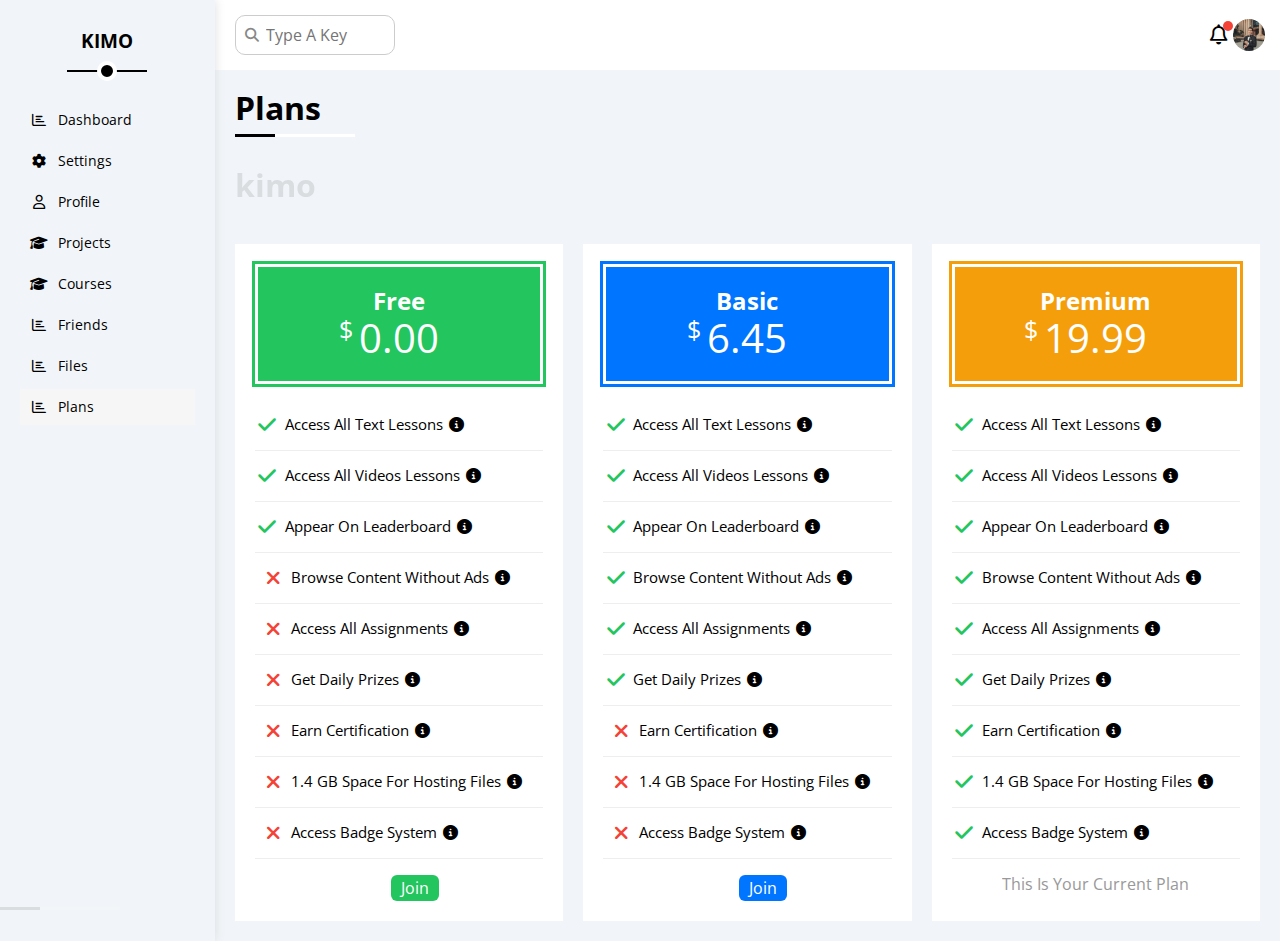
<file: plans.html>
<!DOCTYPE html>
<html lang="en">
<head>
<meta charset="UTF-8">
<meta http-equiv="X-UA-Compatible" content="IE=edge">
<meta name="viewport" content="width=device-width, initial-scale=1.0">
<title>Plans</title>
<link rel="stylesheet" href="css/all.min.css">
<link rel="stylesheet" href="css/framework.css">
<link rel="stylesheet" href="css/mo.css">
<link rel="stylesheet" href="css/normalize.css">
<link rel="preconnect" href="https://fonts.googleapis.com">
<link rel="preconnect" href="https://fonts.gstatic.com" crossorigin>
<link href="https://fonts.googleapis.com/css2?family=Open+Sans:wght@300;400;500;600;700;800&display=swap" rel="stylesheet">
</head>
<body>
    <div class="page d-flex">
        <div class="sidebar bg-whie p-20 p-relative">
            <h3 class="p-relative txt-c mt-0">KIMO</h3>
            <ul>
                <li>
                    <a class=" d-flex align-center fs-14 c-black rad-6 p-10" href="index.html">
                        <i class="fa-regular fa-chart-bar fa-fw"></i>
                        <span>Dashboard</span> 
                    </a>
                </li>
                <li>
                    <a class=" d-flex align-center fs-14 c-black rad-6 p-10" href="settings.html">
                        <i class="fa-solid fa-gear fa-fw"></i>
                        <span>Settings</span>
                    </a>
                </li>
                <li>
                    <a class=" d-flex align-center fs-14 c-black rad-6 p-10" href="profile.html">
                        <i class="fa-regular fa-user fa-fw"></i>
                        <span>Profile</span>
                    </a>
                </li>
                <li>
                    <a class="d-flex align-center fs-14 c-black rad-6 p-10" href="projects.html">
                        <i class="fa-solid fa-graduation-cap fa-fw"></i>
                        <span>Projects</span>
                    </a>
                </li>
                <li>
                    <a class=" d-flex align-center fs-14 c-black rad-6 p-10" href="courses.html">
                        <i class="fa-solid fa-graduation-cap fa-fw"></i>
                        <span>Courses</span>
                    </a>
                </li>
                <li>
                    <a class="  d-flex align-center fs-14 c-black rad-6 p-10" href="friends.html">
                        <i class="fa-regular fa-chart-bar fa-fw"></i>
                        <span>Friends</span>
                    </a>
                </li>
                <li>
                    <a class="  d-flex align-center fs-14 c-black rad-6 p-10" href="files.html">
                        <i class="fa-regular fa-chart-bar fa-fw"></i>
                        <span>Files</span>
                    </a>
                </li>
                <li>
                    <a class=" active d-flex align-center fs-14 c-black rad-6 p-10" href="plans.html">
                        <i class="fa-regular fa-chart-bar fa-fw"></i>
                        <span>Plans</span>
                    </a>
                </li>
            </ul>
        </div>
        <div class="content w-full">
            <!-- start head  -->
        <div class="head bg-white p-15 between-flex">
            <div class="search p-relative">
                <input class="p-10" type="search" placeholder="Type A Key" >
            </div>
            <div class="icons d-flex align-center">
                <span class=" notification p-relative"> 
                    <i class="fa-regular fa-bell fa-lg"></i>
                </span>
                <img src="images/hosam.jpg" >
            </div>
        </div>
        <!-- end head  -->
        <h1 class="p-relative">Plans</h1> <h1 class="lll">kim<span class="tr">o</span></h1>
        <div class="plans-page d-grid m-20 gap-20">
            <div class="plan green bg-white p-20">
                <div class="top bg-green  txt-c p-20">
                    <h2 class="m-0 c-white jj">Free</h2>
                    <div class="price c-white"><span>$</span>0.00</div>
                </div>
                <ul>
                    <li>
                    <i class="fa-solid fa-check fa-fw yes"></i>
                        <span>Access All Text Lessons</span>
                        <i class="fa-solid fa-circle-info  oo"></i>
                </li>
                    <li>
                    <i class="fa-solid fa-check fa-fw yes"></i>
                        <span>Access All Videos Lessons</span>
                        <i class="fa-solid fa-circle-info oo"></i>
                </li>
                    <li>
                    <i class="fa-solid fa-check fa-fw yes"></i>
                        <span>Appear On Leaderboard</span>
                        <i class="fa-solid fa-circle-info oo"></i>
                </li>
                    <li>
                    <i class="fa-solid fa-xmark fa-fw "></i>
                        <span>Browse Content Without Ads</span>
                        <i class="fa-solid fa-circle-info help"></i>
                </li>
                    <li>
                    <i class="fa-solid fa-xmark fa-fw "></i>
                        <span>Access All Assignments</span>
                        <i class="fa-solid fa-circle-info help"></i>
                </li>
                    <li>
                        <i class="fa-solid fa-xmark fa-fw "></i>
                        <span>Get Daily Prizes</span>
                        <i class="fa-solid fa-circle-info help"></i>
                </li>
                    <li>
                        <i class="fa-solid fa-xmark fa-fw "></i>
                        <span>Earn Certification</span>
                        <i class="fa-solid fa-circle-info help"></i>
                </li>
                    <li>
                        <i class="fa-solid fa-xmark fa-fw "></i>
                        <span>1.4 GB Space For Hosting Files</span>
                        <i class="fa-solid fa-circle-info help"></i>
                </li>
                    <li>
                        <i class="fa-solid fa-xmark fa-fw "></i>
                        <span>Access Badge System </span>
                        <i class="fa-solid fa-circle-info help"></i>
                </li>
                </ul>
                <a href="#courses.html" class="btn-shape bg-green c-white d-block w-fit">Join</a>
            </div>
        
            <div class="plan blue bg-white p-20">
                <div class="top bg-blue  txt-c p-20">
                    <h2 class="m-0 c-white jj">Basic</h2>
                    <div class="price c-white"><span>$</span>6.45</div>
                </div>
                <ul>
                    <li>
                    <i class="fa-solid fa-check fa-fw yes"></i>
                        <span>Access All Text Lessons</span>
                        <i class="fa-solid fa-circle-info  oo"></i>
                </li>
                    <li>
                    <i class="fa-solid fa-check fa-fw yes"></i>
                        <span>Access All Videos Lessons</span>
                        <i class="fa-solid fa-circle-info oo"></i>
                </li>
                    <li>
                    <i class="fa-solid fa-check fa-fw yes"></i>
                        <span>Appear On Leaderboard</span>
                        <i class="fa-solid fa-circle-info oo"></i>
                </li>
                    <li>
                        <i class="fa-solid fa-check fa-fw yes"></i>
                        <span>Browse Content Without Ads</span>
                        <i class="fa-solid fa-circle-info oo"></i>
                </li>
                    <li>
                        <i class="fa-solid fa-check fa-fw yes"></i>
                        <span>Access All Assignments</span>
                        <i class="fa-solid fa-circle-info oo"></i>
                </li>
                    <li>
                        <i class="fa-solid fa-check fa-fw yes"></i>
                        <span>Get Daily Prizes</span>
                        <i class="fa-solid fa-circle-info oo"></i>
                </li>
                    <li>
                        <i class="fa-solid fa-xmark fa-fw "></i>
                        <span>Earn Certification</span>
                        <i class="fa-solid fa-circle-info help"></i>
                </li>
                    <li>
                        <i class="fa-solid fa-xmark fa-fw "></i>
                        <span>1.4 GB Space For Hosting Files</span>
                        <i class="fa-solid fa-circle-info help"></i>
                </li>
                    <li>
                        <i class="fa-solid fa-xmark fa-fw "></i>
                        <span>Access Badge System </span>
                        <i class="fa-solid fa-circle-info help"></i>
                </li>
                </ul>
                <a href="#courses.html" class="btn-shape bg-blue c-white d-block w-fit">Join</a>
            </div>
            <div class="plan orange bg-white p-20">
                <div class="top bg-orange  txt-c p-20">
                    <h2 class="m-0 c-white jj">Premium</h2>
                    <div class="price c-white"><span>$</span>19.99</div>
                </div>
                <ul>
                    <li>
                    <i class="fa-solid fa-check fa-fw yes"></i>
                        <span>Access All Text Lessons</span>
                        <i class="fa-solid fa-circle-info  oo"></i>
                </li>
                    <li>
                    <i class="fa-solid fa-check fa-fw yes"></i>
                        <span>Access All Videos Lessons</span>
                        <i class="fa-solid fa-circle-info oo"></i>
                </li>
                    <li>
                    <i class="fa-solid fa-check fa-fw yes"></i>
                        <span>Appear On Leaderboard</span>
                        <i class="fa-solid fa-circle-info oo"></i>
                </li>
                    <li>
                        <i class="fa-solid fa-check fa-fw yes"></i>
                        <span>Browse Content Without Ads</span>
                        <i class="fa-solid fa-circle-info oo"></i>
                </li>
                    <li>
                        <i class="fa-solid fa-check fa-fw yes"></i>
                        <span>Access All Assignments</span>
                        <i class="fa-solid fa-circle-info oo"></i>
                </li>
                    <li>
                        <i class="fa-solid fa-check fa-fw yes"></i>
                        <span>Get Daily Prizes</span>
                        <i class="fa-solid fa-circle-info oo"></i>
                </li>
                    <li>
                        <i class="fa-solid fa-check fa-fw yes"></i>
                        <span>Earn Certification</span>
                        <i class="fa-solid fa-circle-info oo"></i>
                </li>
                    <li>
                        <i class="fa-solid fa-check fa-fw yes"></i>
                        <span>1.4 GB Space For Hosting Files</span>
                        <i class="fa-solid fa-circle-info oo"></i>
                </li>
                    <li>
                        <i class="fa-solid fa-check fa-fw yes"></i>
                        <span>Access Badge System </span>
                        <i class="fa-solid fa-circle-info oo"></i>
                </li>
                </ul>
                <p class="color-g m-0 txt-c po">This Is Your Current Plan</p>
            </div>
        </div>
    </div>
</div>
</body>
</html>
</file>
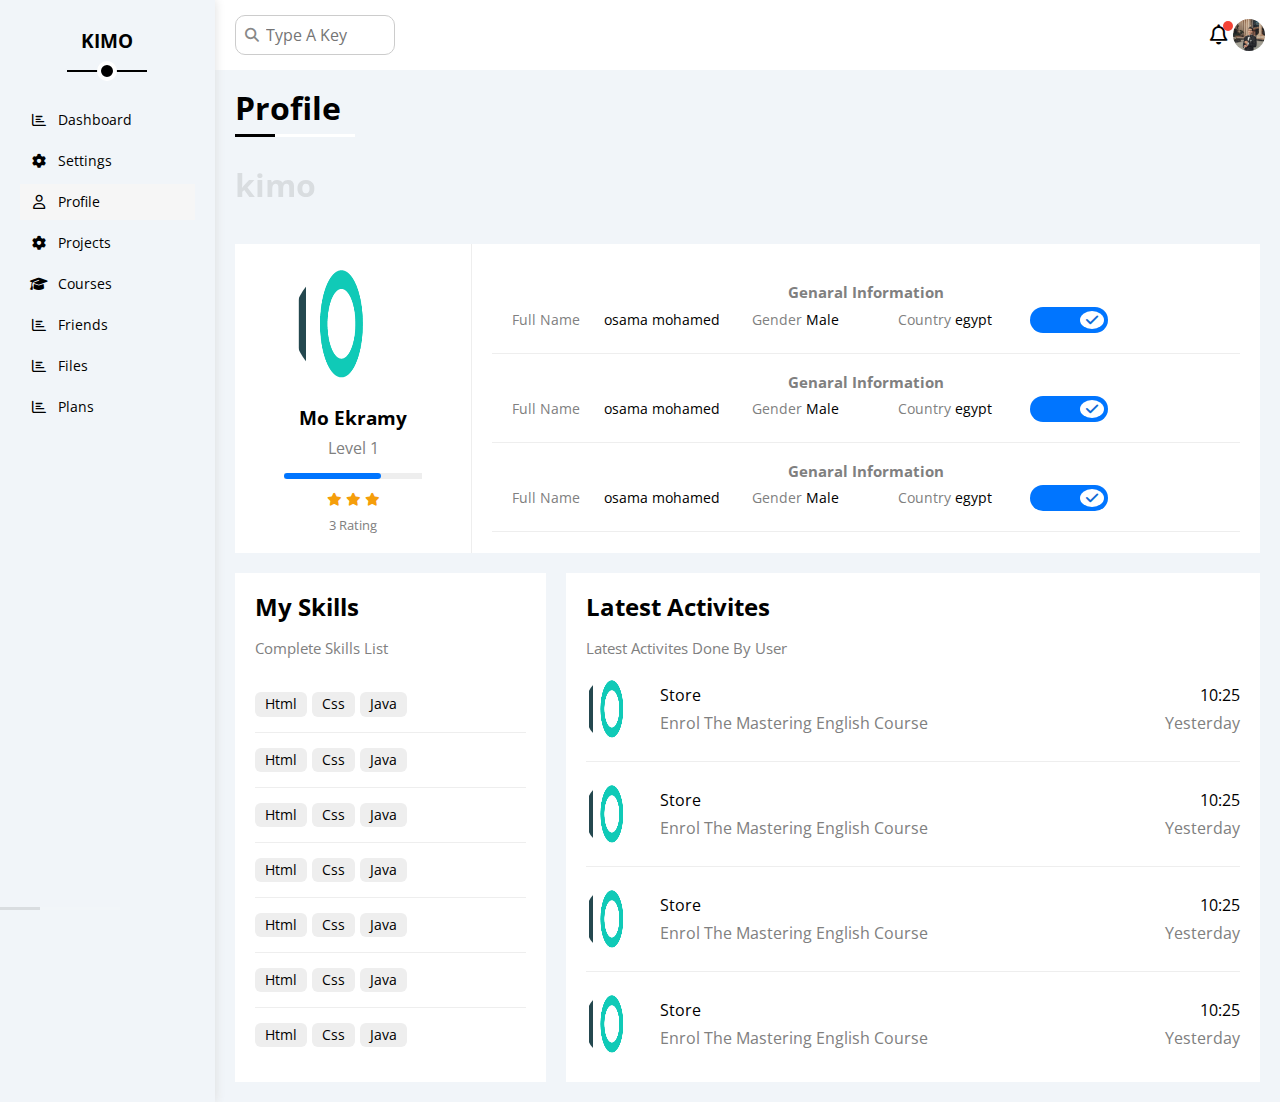
<file: profile.html>
<!DOCTYPE html>
<html lang="en">
<head>
<meta charset="UTF-8">
<meta http-equiv="X-UA-Compatible" content="IE=edge">
<meta name="viewport" content="width=device-width, initial-scale=1.0">
<title>Profile</title>
<link rel="stylesheet" href="css/all.min.css">
<link rel="stylesheet" href="css/framework.css">
<link rel="stylesheet" href="css/mo.css">
<link rel="stylesheet" href="css/normalize.css">
<link rel="preconnect" href="https://fonts.googleapis.com">
<link rel="preconnect" href="https://fonts.gstatic.com" crossorigin>
<link href="https://fonts.googleapis.com/css2?family=Open+Sans:wght@300;400;500;600;700;800&display=swap" rel="stylesheet">
</head>
<body>
    <div class="page d-flex">
        <div class="sidebar bg-whie p-20 p-relative">
            <h3 class="p-relative txt-c mt-0">KIMO</h3>
            <ul>
                <li>
                    <a class=" d-flex align-center fs-14 c-black rad-6 p-10" href="index.html">
                        <i class="fa-regular fa-chart-bar fa-fw"></i>
                        <span>Dashboard</span> 
                    </a>
                </li>
                <li>
                    <a class=" d-flex align-center fs-14 c-black rad-6 p-10" href="settings.html">
                        <i class="fa-solid fa-gear fa-fw"></i>
                        <span>Settings</span>
                    </a>
                </li>
                <li>
                    <a class="  active d-flex align-center fs-14 c-black rad-6 p-10" href="profile.html">
                        <i class="fa-regular fa-user fa-fw"></i>
                        <span>Profile</span>
                    </a>
                </li>
                <li>
                    <a class=" d-flex align-center fs-14 c-black rad-6 p-10" href="projects.html">
                        <i class="fa-solid fa-gear fa-fw"></i>
                        <span>Projects</span>
                    </a>
                </li>
                <li>
                    <a class=" d-flex align-center fs-14 c-black rad-6 p-10" href="courses.html">
                        <i class="fa-solid fa-graduation-cap fa-fw"></i>
                        <span>Courses</span>
                    </a>
                </li>
                <li>
                    <a class=" d-flex align-center fs-14 c-black rad-6 p-10" href="friends.html">
                        <i class="fa-regular fa-chart-bar fa-fw"></i>
                        <span>Friends</span>
                    </a>
                </li>
                <li>
                    <a class=" d-flex align-center fs-14 c-black rad-6 p-10" href="files.html">
                        <i class="fa-regular fa-chart-bar fa-fw"></i>
                        <span>Files</span>
                    </a>
                </li>
                <li>
                    <a class=" d-flex align-center fs-14 c-black rad-6 p-10" href="plans.html">
                        <i class="fa-regular fa-chart-bar fa-fw"></i>
                        <span>Plans</span>
                    </a>
                </li>
            </ul>
        </div>
        <div class="content w-full">
            <!-- start head  -->
        <div class="head bg-white p-15 between-flex">
            <div class="search p-relative">
                <input class="p-10" type="search" placeholder="Type A Key" >
            </div>
            <div class="icons d-flex align-center">
                <span class=" notification p-relative"> 
                    <i class="fa-regular fa-bell fa-lg"></i>
                </span>
                <img src="images/hosam.jpg" >
            </div>
        </div>
        <!-- end head  -->
        <h1 class="p-relative">Profile</h1> <h1 class="lll">kim<span class="tr">o</span></h1>
        <div class="profile-page m-20">
        <div class="overview bg-white rad-10 d-flex align-center ">
        <div class="avatar-box">
        <img src="/images/logo.png" class="mb-10 rad-half" alt="">
        <h3 class="m-0">Mo Ekramy</h3>
        <p class="color-g mt-10">Level 1</p>
        <div class="level rad-6 bg-eee p-relative">
            <span style="width:70%"></span>
        </div>
        <div class="rating mt-10 mb-10">
            <i class="fa-solid fa-star c-orange fs-13"></i>
            <i class="fa-solid fa-star c-orange fs-13"></i>
            <i class="fa-solid fa-star c-orange fs-13"></i>
        </div>
        <p class="color-g m-0 fs-13">3 Rating</p>
        </div>
        <div class="info-box w-full txt-c p-20">
            <!-- start information row  -->
            <div class="box p-20 d-flex align-center">
                <h4 class="color-g w-full fs-15 m-0"> Genaral Information </h4>
                <div class="fs-14">
                    <span class="color-g">Full Name</span>
                    <span class="llll">osama mohamed</span>
                </div>
                <div class="fs-14">
                    <span class="color-g">Gender</span>
                    <span>Male</span>
                </div>
                <div class="fs-14">
                    <span class="color-g">Country</span>
                    <span>egypt</span>
                </div>
                <div class="fs-14">
                    <label>
                        <input type="checkbox" class="toggle-checkbox" checked>
                        <div class="toggle-switch"></div>
                    </label>
                </div>
            </div>
            <!-- end information row  -->
            <div class="box p-20 d-flex align-center">
                <h4 class="color-g w-full fs-15 m-0"> Genaral Information </h4>
                <div class="fs-14">
                    <span class="color-g">Full Name</span>
                    <span class="llll">osama mohamed</span>
                </div>
                <div class="fs-14">
                    <span class="color-g">Gender</span>
                    <span>Male</span>
                </div>
                <div class="fs-14">
                    <span class="color-g">Country</span>
                    <span>egypt</span>
                </div>
                <div class="fs-14">
                    <label>
                        <input type="checkbox" class="toggle-checkbox" checked>
                        <div class="toggle-switch"></div>
                    </label>
                </div>
            </div>
            <div class="box p-20 d-flex align-center">
                <h4 class="color-g w-full fs-15 m-0"> Genaral Information </h4>
                <div class="fs-14">
                    <span class="color-g">Full Name</span>
                    <span class="llll">osama mohamed</span>
                </div>
                <div class="fs-14">
                    <span class="color-g">Gender</span>
                    <span>Male</span>
                </div>
                <div class="fs-14">
                    <span class="color-g">Country</span>
                    <span>egypt</span>
                </div>
                <div class="fs-14">
                    <label>
                        <input type="checkbox" class="toggle-checkbox" checked>
                        <div class="toggle-switch"></div>
                    </label>
                </div>
            </div>
        </div>
        </div>
        <!-- start other data  -->
        <div class="other-data d-flex gap-20">
            <div class="skills-card p-20 bg-white rad-10 mt-20">
                <h2 class="mt-0 mb-20">My Skills</h2>
                <p class="mt-0 mb-20 color-g fs-15">Complete Skills List</p>
                <ul class="m-0 txt-c-mobile">
                    <li><span>Html</span><span>Css</span><span>Java</span></li>
                    <li><span>Html</span><span>Css</span><span>Java</span></li>
                    <li><span>Html</span><span>Css</span><span>Java</span></li>
                    <li><span>Html</span><span>Css</span><span>Java</span></li>
                    <li><span>Html</span><span>Css</span><span>Java</span></li>
                    <li><span>Html</span><span>Css</span><span>Java</span></li>
                    <li><span>Html</span><span>Css</span><span>Java</span></li>
                </ul>
            </div>
            <div class="activites p-20 bg-white rad-10 mt-20">
                <h2 class="mt-0 mb-20">Latest Activites</h2>
                <p class="mt-0 mb-20 color-g fs-15">Latest Activites Done By User</p>
                <div class="activity d-flex align-center txt-c-mobile">
                        <img src="/images/logo.png">
                        <div class="info">
                            <span class="d-block mb-10">Store</span>
                            <span class="color-g">Enrol The Mastering English Course</span>
                        </div>
                        <div class="date">
                            <span class="d-block mb-10">10:25</span>
                            <span class="color-g">Yesterday</span>
                        </div>
                </div>
                <div class="activity d-flex align-center txt-c-mobile">
                        <img src="/images/logo.png">
                        <div class="info">
                            <span class="d-block mb-10">Store</span>
                            <span class="color-g">Enrol The Mastering English Course</span>
                        </div>
                        <div class="date">
                            <span class="d-block mb-10">10:25</span>
                            <span class="color-g">Yesterday</span>
                        </div>
                </div>
                <div class="activity d-flex align-center txt-c-mobile">
                        <img src="/images/logo.png">
                        <div class="info">
                            <span class="d-block mb-10">Store</span>
                            <span class="color-g">Enrol The Mastering English Course</span>
                        </div>
                        <div class="date">
                            <span class="d-block mb-10">10:25</span>
                            <span class="color-g">Yesterday</span>
                        </div>
                </div>
                <div class="activity d-flex align-center txt-c-mobile">
                        <img src="/images/logo.png">
                        <div class="info">
                            <span class="d-block mb-10">Store</span>
                            <span class="color-g">Enrol The Mastering English Course</span>
                        </div>
                        <div class="date">
                            <span class="d-block mb-10">10:25</span>
                            <span class="color-g">Yesterday</span>
                        </div>
                </div>
            </div>
        </div>
        <!-- end other data  -->
        </div>
        </div>
        </div>
</body>
</html>
</file>
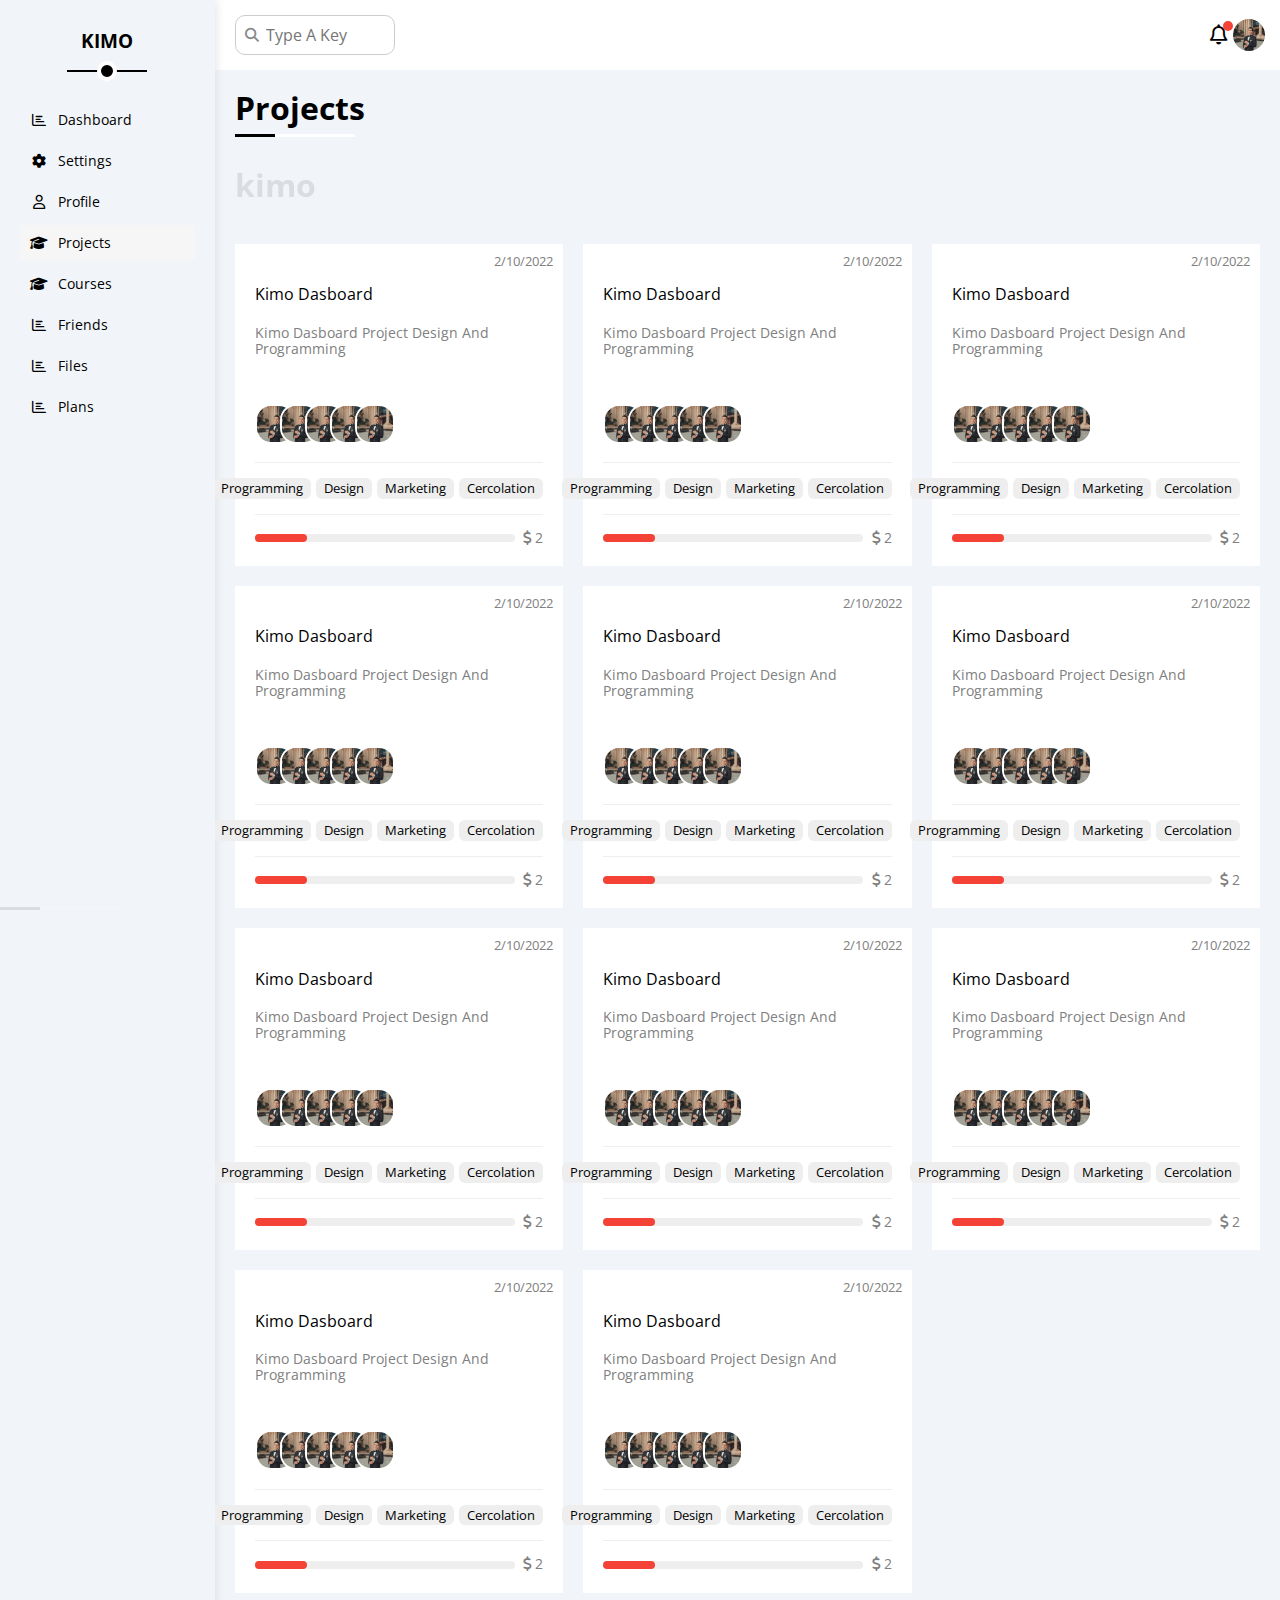
<file: projects.html>
<!DOCTYPE html>
<html lang="en">
<head>
<meta charset="UTF-8">
<meta http-equiv="X-UA-Compatible" content="IE=edge">
<meta name="viewport" content="width=device-width, initial-scale=1.0">
<title>Projects</title>
<link rel="stylesheet" href="css/all.min.css">
<link rel="stylesheet" href="css/framework.css">
<link rel="stylesheet" href="css/mo.css">
<link rel="stylesheet" href="css/normalize.css">
<link rel="preconnect" href="https://fonts.googleapis.com">
<link rel="preconnect" href="https://fonts.gstatic.com" crossorigin>
<link href="https://fonts.googleapis.com/css2?family=Open+Sans:wght@300;400;500;600;700;800&display=swap" rel="stylesheet">
</head>
<body>
    <div class="page d-flex">
        <div class="sidebar bg-whie p-20 p-relative">
            <h3 class="p-relative txt-c mt-0">KIMO</h3>
            <ul>
                <li>
                    <a class=" d-flex align-center fs-14 c-black rad-6 p-10" href="index.html">
                        <i class="fa-regular fa-chart-bar fa-fw"></i>
                        <span>Dashboard</span> 
                    </a>
                </li>
                <li>
                    <a class=" d-flex align-center fs-14 c-black rad-6 p-10" href="settings.html">
                        <i class="fa-solid fa-gear fa-fw"></i>
                        <span>Settings</span>
                    </a>
                </li>
                <li>
                    <a class=" d-flex align-center fs-14 c-black rad-6 p-10" href="profile.html">
                        <i class="fa-regular fa-user fa-fw"></i>
                        <span>Profile</span>
                    </a>
                </li>
                <li>
                    <a class=" active d-flex align-center fs-14 c-black rad-6 p-10" href="projects.html">
                        <i class="fa-solid fa-graduation-cap fa-fw"></i>
                        <span>Projects</span>
                    </a>
                </li>
                <li>
                    <a class=" d-flex align-center fs-14 c-black rad-6 p-10" href="courses.html">
                        <i class="fa-solid fa-graduation-cap fa-fw"></i>
                        <span>Courses</span>
                    </a>
                </li>
                <li>
                    <a class=" d-flex align-center fs-14 c-black rad-6 p-10" href="friends.html">
                        <i class="fa-regular fa-chart-bar fa-fw"></i>
                        <span>Friends</span>
                    </a>
                </li>
                <li>
                    <a class=" d-flex align-center fs-14 c-black rad-6 p-10" href="files.html">
                        <i class="fa-regular fa-chart-bar fa-fw"></i>
                        <span>Files</span>
                    </a>
                </li>
                <li>
                    <a class=" d-flex align-center fs-14 c-black rad-6 p-10" href="plans.html">
                        <i class="fa-regular fa-chart-bar fa-fw"></i>
                        <span>Plans</span>
                    </a>
                </li>
            </ul>
        </div>
        <div class="content w-full">
            <!-- start head  -->
        <div class="head bg-white p-15 between-flex">
            <div class="search p-relative">
                <input class="p-10" type="search" placeholder="Type A Key" >
            </div>
            <div class="icons d-flex align-center">
                <span class=" notification p-relative"> 
                    <i class="fa-regular fa-bell fa-lg"></i>
                </span>
                <img src="images/hosam.jpg" >
            </div>
        </div>
        <!-- end head  -->
        <h1 class="p-relative">Projects</h1> <h1 class="lll">kim<span class="tr">o</span></h1>
        <div class="projects-page d-grid m-20 gap-20 ">
            <div class="project p-20 bg-white rad-6 p-relative">
                    <span class="date fs-13 color-g">2/10/2022</span>
                    <h4 class="m0">Kimo Dasboard</h4>
                    <p class="mb-10 color-g mt-0 fs-14">Kimo Dasboard Project Design And Programming </p>
                    <div class="team">
                        <a class="rad-10" href="#"><img  src="/images/hosam.jpg" alt=""></a>
                        <a href="#"><img src="/images/hosam.jpg" alt=""></a>
                        <a href="#"><img src="/images/hosam.jpg" alt=""></a>
                        <a href="#"><img src="/images/hosam.jpg" alt=""></a>
                        <a href="#"><img src="/images/hosam.jpg" alt=""></a>
                    </div>
                    <div class="text d-flex">
                        <span class="fs-13 rad-6 bg-eee btn-shape">Programming</span>
                        <span class="fs-13 rad-6 bg-eee btn-shape">Design</span>
                        <span class="fs-13 rad-6 bg-eee btn-shape">Marketing</span>
                        <span class="fs-13 rad-6 bg-eee btn-shape">Cercolation</span>
                    </div>
                    <div class="info between-flex">
                        <div class="prog bg-eee">
                            <span class="bg-red" style="width:20%"></span>
                        </div>
                        <div class="fs-14 color-g">
                            <i class="fa-solid fa-dollar-sign"></i>
                            2
                        </div>
                    </div>
                    </div>
            <div class="project p-20 bg-white rad-6 p-relative">
                    <span class="date fs-13 color-g">2/10/2022</span>
                    <h4 class="m0">Kimo Dasboard</h4>
                    <p class="mb-10 color-g mt-0 fs-14">Kimo Dasboard Project Design And Programming </p>
                    <div class="team">
                        <a class="rad-10" href="#"><img  src="/images/hosam.jpg" alt=""></a>
                        <a href="#"><img src="/images/hosam.jpg" alt=""></a>
                        <a href="#"><img src="/images/hosam.jpg" alt=""></a>
                        <a href="#"><img src="/images/hosam.jpg" alt=""></a>
                        <a href="#"><img src="/images/hosam.jpg" alt=""></a>
                    </div>
                    <div class="text d-flex">
                        <span class="fs-13 rad-6 bg-eee btn-shape">Programming</span>
                        <span class="fs-13 rad-6 bg-eee btn-shape">Design</span>
                        <span class="fs-13 rad-6 bg-eee btn-shape">Marketing</span>
                        <span class="fs-13 rad-6 bg-eee btn-shape">Cercolation</span>
                    </div>
                    <div class="info between-flex">
                        <div class="prog bg-eee">
                            <span class="bg-red" style="width:20%"></span>
                        </div>
                        <div class="fs-14 color-g">
                            <i class="fa-solid fa-dollar-sign"></i>
                            2
                        </div>
                    </div>
                    </div>
            <div class="project p-20 bg-white rad-6 p-relative">
                    <span class="date fs-13 color-g">2/10/2022</span>
                    <h4 class="m0">Kimo Dasboard</h4>
                    <p class="mb-10 color-g mt-0 fs-14">Kimo Dasboard Project Design And Programming </p>
                    <div class="team">
                        <a class="rad-10" href="#"><img  src="/images/hosam.jpg" alt=""></a>
                        <a href="#"><img src="/images/hosam.jpg" alt=""></a>
                        <a href="#"><img src="/images/hosam.jpg" alt=""></a>
                        <a href="#"><img src="/images/hosam.jpg" alt=""></a>
                        <a href="#"><img src="/images/hosam.jpg" alt=""></a>
                    </div>
                    <div class="text d-flex">
                        <span class="fs-13 rad-6 bg-eee btn-shape">Programming</span>
                        <span class="fs-13 rad-6 bg-eee btn-shape">Design</span>
                        <span class="fs-13 rad-6 bg-eee btn-shape">Marketing</span>
                        <span class="fs-13 rad-6 bg-eee btn-shape">Cercolation</span>
                    </div>
                    <div class="info between-flex">
                        <div class="prog bg-eee">
                            <span class="bg-red" style="width:20%"></span>
                        </div>
                        <div class="fs-14 color-g">
                            <i class="fa-solid fa-dollar-sign"></i>
                            2
                        </div>
                    </div>
                    </div>
            <div class="project p-20 bg-white rad-6 p-relative">
                    <span class="date fs-13 color-g">2/10/2022</span>
                    <h4 class="m0">Kimo Dasboard</h4>
                    <p class="mb-10 color-g mt-0 fs-14">Kimo Dasboard Project Design And Programming </p>
                    <div class="team">
                        <a class="rad-10" href="#"><img  src="/images/hosam.jpg" alt=""></a>
                        <a href="#"><img src="/images/hosam.jpg" alt=""></a>
                        <a href="#"><img src="/images/hosam.jpg" alt=""></a>
                        <a href="#"><img src="/images/hosam.jpg" alt=""></a>
                        <a href="#"><img src="/images/hosam.jpg" alt=""></a>
                    </div>
                    <div class="text d-flex">
                        <span class="fs-13 rad-6 bg-eee btn-shape">Programming</span>
                        <span class="fs-13 rad-6 bg-eee btn-shape">Design</span>
                        <span class="fs-13 rad-6 bg-eee btn-shape">Marketing</span>
                        <span class="fs-13 rad-6 bg-eee btn-shape">Cercolation</span>
                    </div>
                    <div class="info between-flex">
                        <div class="prog bg-eee">
                            <span class="bg-red" style="width:20%"></span>
                        </div>
                        <div class="fs-14 color-g">
                            <i class="fa-solid fa-dollar-sign"></i>
                            2
                        </div>
                    </div>
                    </div>
            <div class="project p-20 bg-white rad-6 p-relative">
                    <span class="date fs-13 color-g">2/10/2022</span>
                    <h4 class="m0">Kimo Dasboard</h4>
                    <p class="mb-10 color-g mt-0 fs-14">Kimo Dasboard Project Design And Programming </p>
                    <div class="team">
                        <a class="rad-10" href="#"><img  src="/images/hosam.jpg" alt=""></a>
                        <a href="#"><img src="/images/hosam.jpg" alt=""></a>
                        <a href="#"><img src="/images/hosam.jpg" alt=""></a>
                        <a href="#"><img src="/images/hosam.jpg" alt=""></a>
                        <a href="#"><img src="/images/hosam.jpg" alt=""></a>
                    </div>
                    <div class="text d-flex">
                        <span class="fs-13 rad-6 bg-eee btn-shape">Programming</span>
                        <span class="fs-13 rad-6 bg-eee btn-shape">Design</span>
                        <span class="fs-13 rad-6 bg-eee btn-shape">Marketing</span>
                        <span class="fs-13 rad-6 bg-eee btn-shape">Cercolation</span>
                    </div>
                    <div class="info between-flex">
                        <div class="prog bg-eee">
                            <span class="bg-red" style="width:20%"></span>
                        </div>
                        <div class="fs-14 color-g">
                            <i class="fa-solid fa-dollar-sign"></i>
                            2
                        </div>
                    </div>
                    </div>
            <div class="project p-20 bg-white rad-6 p-relative">
                    <span class="date fs-13 color-g">2/10/2022</span>
                    <h4 class="m0">Kimo Dasboard</h4>
                    <p class="mb-10 color-g mt-0 fs-14">Kimo Dasboard Project Design And Programming </p>
                    <div class="team">
                        <a class="rad-10" href="#"><img  src="/images/hosam.jpg" alt=""></a>
                        <a href="#"><img src="/images/hosam.jpg" alt=""></a>
                        <a href="#"><img src="/images/hosam.jpg" alt=""></a>
                        <a href="#"><img src="/images/hosam.jpg" alt=""></a>
                        <a href="#"><img src="/images/hosam.jpg" alt=""></a>
                    </div>
                    <div class="text d-flex">
                        <span class="fs-13 rad-6 bg-eee btn-shape">Programming</span>
                        <span class="fs-13 rad-6 bg-eee btn-shape">Design</span>
                        <span class="fs-13 rad-6 bg-eee btn-shape">Marketing</span>
                        <span class="fs-13 rad-6 bg-eee btn-shape">Cercolation</span>
                    </div>
                    <div class="info between-flex">
                        <div class="prog bg-eee">
                            <span class="bg-red" style="width:20%"></span>
                        </div>
                        <div class="fs-14 color-g">
                            <i class="fa-solid fa-dollar-sign"></i>
                            2
                        </div>
                    </div>
                    </div>
            <div class="project p-20 bg-white rad-6 p-relative">
                    <span class="date fs-13 color-g">2/10/2022</span>
                    <h4 class="m0">Kimo Dasboard</h4>
                    <p class="mb-10 color-g mt-0 fs-14">Kimo Dasboard Project Design And Programming </p>
                    <div class="team">
                        <a class="rad-10" href="#"><img  src="/images/hosam.jpg" alt=""></a>
                        <a href="#"><img src="/images/hosam.jpg" alt=""></a>
                        <a href="#"><img src="/images/hosam.jpg" alt=""></a>
                        <a href="#"><img src="/images/hosam.jpg" alt=""></a>
                        <a href="#"><img src="/images/hosam.jpg" alt=""></a>
                    </div>
                    <div class="text d-flex">
                        <span class="fs-13 rad-6 bg-eee btn-shape">Programming</span>
                        <span class="fs-13 rad-6 bg-eee btn-shape">Design</span>
                        <span class="fs-13 rad-6 bg-eee btn-shape">Marketing</span>
                        <span class="fs-13 rad-6 bg-eee btn-shape">Cercolation</span>
                    </div>
                    <div class="info between-flex">
                        <div class="prog bg-eee">
                            <span class="bg-red" style="width:20%"></span>
                        </div>
                        <div class="fs-14 color-g">
                            <i class="fa-solid fa-dollar-sign"></i>
                            2
                        </div>
                    </div>
                    </div>
            <div class="project p-20 bg-white rad-6 p-relative">
                    <span class="date fs-13 color-g">2/10/2022</span>
                    <h4 class="m0">Kimo Dasboard</h4>
                    <p class="mb-10 color-g mt-0 fs-14">Kimo Dasboard Project Design And Programming </p>
                    <div class="team">
                        <a class="rad-10" href="#"><img  src="/images/hosam.jpg" alt=""></a>
                        <a href="#"><img src="/images/hosam.jpg" alt=""></a>
                        <a href="#"><img src="/images/hosam.jpg" alt=""></a>
                        <a href="#"><img src="/images/hosam.jpg" alt=""></a>
                        <a href="#"><img src="/images/hosam.jpg" alt=""></a>
                    </div>
                    <div class="text d-flex">
                        <span class="fs-13 rad-6 bg-eee btn-shape">Programming</span>
                        <span class="fs-13 rad-6 bg-eee btn-shape">Design</span>
                        <span class="fs-13 rad-6 bg-eee btn-shape">Marketing</span>
                        <span class="fs-13 rad-6 bg-eee btn-shape">Cercolation</span>
                    </div>
                    <div class="info between-flex">
                        <div class="prog bg-eee">
                            <span class="bg-red" style="width:20%"></span>
                        </div>
                        <div class="fs-14 color-g">
                            <i class="fa-solid fa-dollar-sign"></i>
                            2
                        </div>
                    </div>
                    </div>
            <div class="project p-20 bg-white rad-6 p-relative">
                    <span class="date fs-13 color-g">2/10/2022</span>
                    <h4 class="m0">Kimo Dasboard</h4>
                    <p class="mb-10 color-g mt-0 fs-14">Kimo Dasboard Project Design And Programming </p>
                    <div class="team">
                        <a class="rad-10" href="#"><img  src="/images/hosam.jpg" alt=""></a>
                        <a href="#"><img src="/images/hosam.jpg" alt=""></a>
                        <a href="#"><img src="/images/hosam.jpg" alt=""></a>
                        <a href="#"><img src="/images/hosam.jpg" alt=""></a>
                        <a href="#"><img src="/images/hosam.jpg" alt=""></a>
                    </div>
                    <div class="text d-flex">
                        <span class="fs-13 rad-6 bg-eee btn-shape">Programming</span>
                        <span class="fs-13 rad-6 bg-eee btn-shape">Design</span>
                        <span class="fs-13 rad-6 bg-eee btn-shape">Marketing</span>
                        <span class="fs-13 rad-6 bg-eee btn-shape">Cercolation</span>
                    </div>
                    <div class="info between-flex">
                        <div class="prog bg-eee">
                            <span class="bg-red" style="width:20%"></span>
                        </div>
                        <div class="fs-14 color-g">
                            <i class="fa-solid fa-dollar-sign"></i>
                            2
                        </div>
                    </div>
                    </div>
            <div class="project p-20 bg-white rad-6 p-relative">
                    <span class="date fs-13 color-g">2/10/2022</span>
                    <h4 class="m0">Kimo Dasboard</h4>
                    <p class="mb-10 color-g mt-0 fs-14">Kimo Dasboard Project Design And Programming </p>
                    <div class="team">
                        <a class="rad-10" href="#"><img  src="/images/hosam.jpg" alt=""></a>
                        <a href="#"><img src="/images/hosam.jpg" alt=""></a>
                        <a href="#"><img src="/images/hosam.jpg" alt=""></a>
                        <a href="#"><img src="/images/hosam.jpg" alt=""></a>
                        <a href="#"><img src="/images/hosam.jpg" alt=""></a>
                    </div>
                    <div class="text d-flex">
                        <span class="fs-13 rad-6 bg-eee btn-shape">Programming</span>
                        <span class="fs-13 rad-6 bg-eee btn-shape">Design</span>
                        <span class="fs-13 rad-6 bg-eee btn-shape">Marketing</span>
                        <span class="fs-13 rad-6 bg-eee btn-shape">Cercolation</span>
                    </div>
                    <div class="info between-flex">
                        <div class="prog bg-eee">
                            <span class="bg-red" style="width:20%"></span>
                        </div>
                        <div class="fs-14 color-g">
                            <i class="fa-solid fa-dollar-sign"></i>
                            2
                        </div>
                    </div>
                    </div>
            <div class="project p-20 bg-white rad-6 p-relative">
                    <span class="date fs-13 color-g">2/10/2022</span>
                    <h4 class="m0">Kimo Dasboard</h4>
                    <p class="mb-10 color-g mt-0 fs-14">Kimo Dasboard Project Design And Programming </p>
                    <div class="team">
                        <a class="rad-10" href="#"><img  src="/images/hosam.jpg" alt=""></a>
                        <a href="#"><img src="/images/hosam.jpg" alt=""></a>
                        <a href="#"><img src="/images/hosam.jpg" alt=""></a>
                        <a href="#"><img src="/images/hosam.jpg" alt=""></a>
                        <a href="#"><img src="/images/hosam.jpg" alt=""></a>
                    </div>
                    <div class="text d-flex">
                        <span class="fs-13 rad-6 bg-eee btn-shape">Programming</span>
                        <span class="fs-13 rad-6 bg-eee btn-shape">Design</span>
                        <span class="fs-13 rad-6 bg-eee btn-shape">Marketing</span>
                        <span class="fs-13 rad-6 bg-eee btn-shape">Cercolation</span>
                    </div>
                    <div class="info between-flex">
                        <div class="prog bg-eee">
                            <span class="bg-red" style="width:20%"></span>
                        </div>
                        <div class="fs-14 color-g">
                            <i class="fa-solid fa-dollar-sign"></i>
                            2
                        </div>
                    </div>
                    </div>
                    </div>
                    </div>
                    </div>
</body>
</html>
</file>
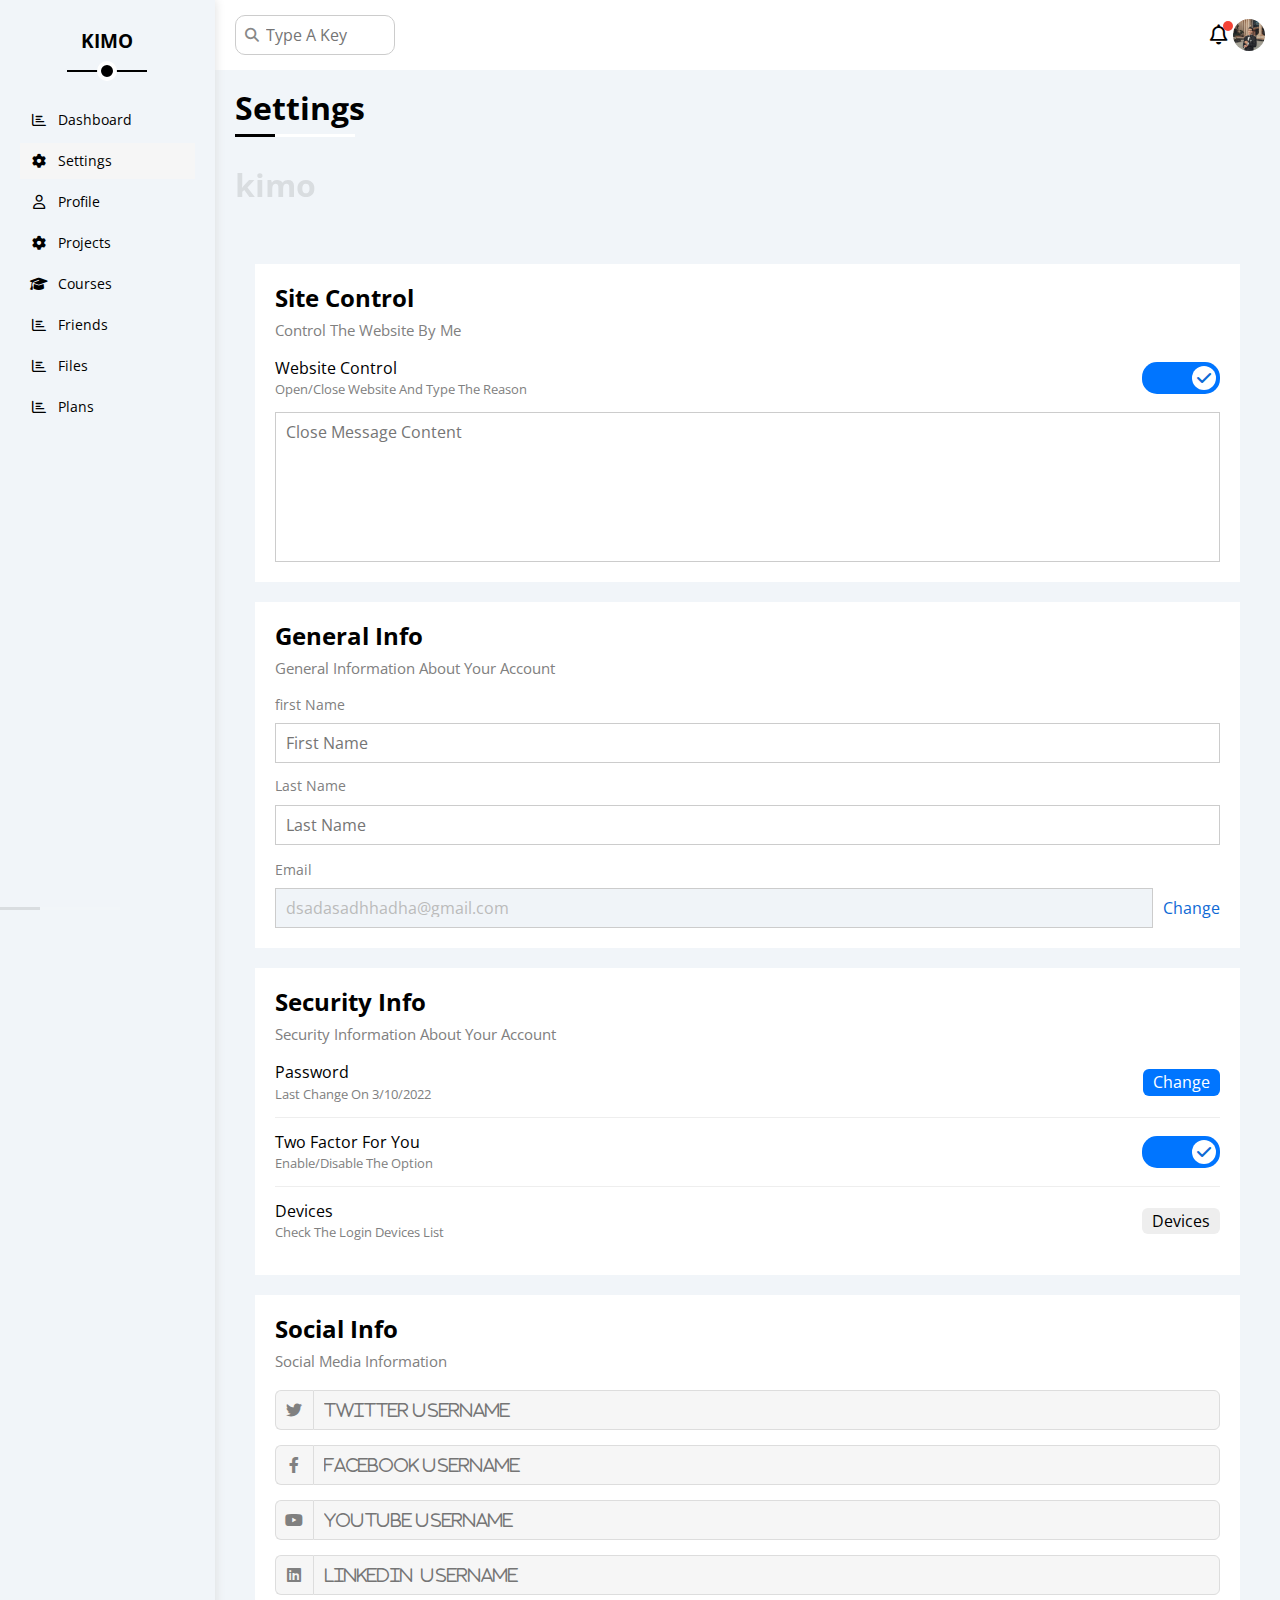
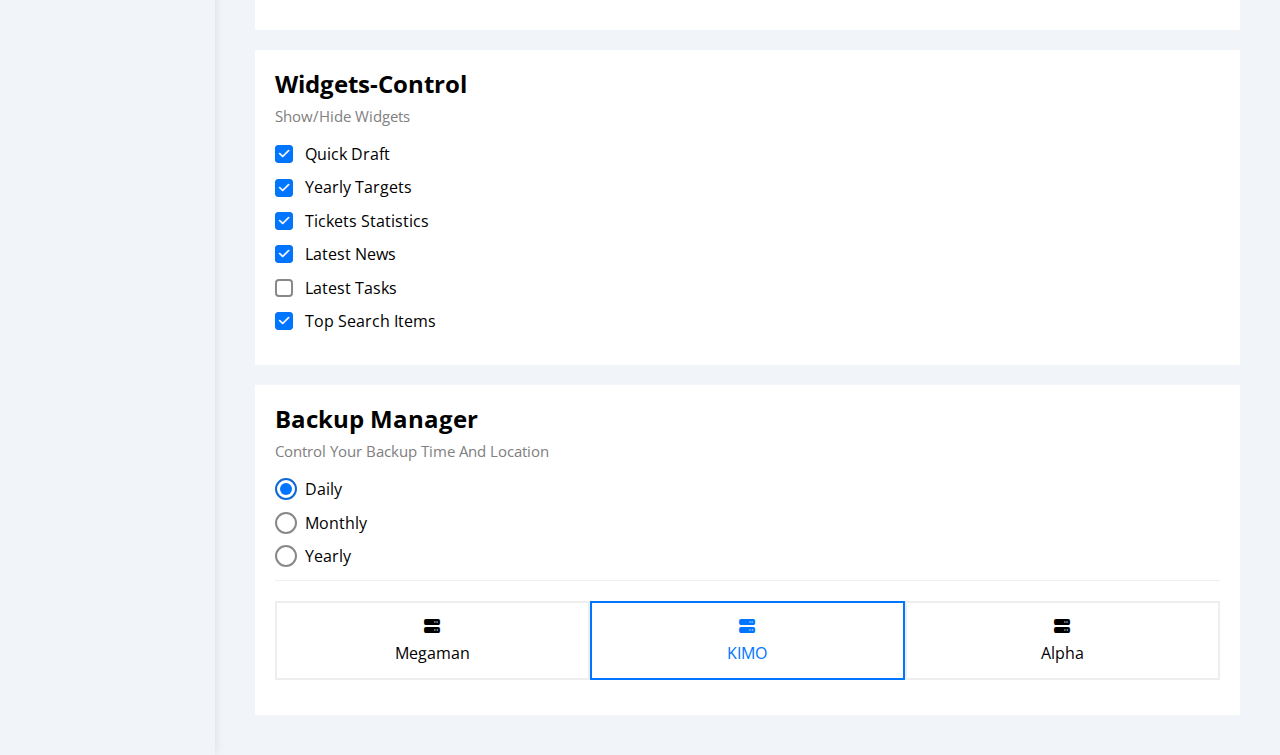
<file: settings.html>
<!DOCTYPE html>
<html lang="en">
<head>
<meta charset="UTF-8">
<meta http-equiv="X-UA-Compatible" content="IE=edge">
<meta name="viewport" content="width=device-width, initial-scale=1.0">
<title>Settings</title>
<link rel="stylesheet" href="css/all.min.css">
<link rel="stylesheet" href="css/framework.css">
<link rel="stylesheet" href="css/mo.css">
<link rel="stylesheet" href="css/normalize.css">
<link rel="preconnect" href="https://fonts.googleapis.com">
<link rel="preconnect" href="https://fonts.gstatic.com" crossorigin>
<link href="https://fonts.googleapis.com/css2?family=Open+Sans:wght@300;400;500;600;700;800&display=swap" rel="stylesheet">
</head>
<body>
    <div class="page d-flex">
        <div class="sidebar bg-whie p-20 p-relative">
            <h3 class="p-relative txt-c mt-0">KIMO</h3>
            <ul>
                <li>
                    <a class=" d-flex align-center fs-14 c-black rad-6 p-10" href="index.html">
                        <i class="fa-regular fa-chart-bar fa-fw"></i>
                        <span>Dashboard</span> 
                    </a>
                </li>
                <li>
                    <a class=" active d-flex align-center fs-14 c-black rad-6 p-10" href="settings.html">
                        <i class="fa-solid fa-gear fa-fw"></i>
                        <span>Settings</span>
                    </a>
                </li>
                <li>
                    <a class=" d-flex align-center fs-14 c-black rad-6 p-10" href="profile.html">
                        <i class="fa-regular fa-user fa-fw"></i>
                        <span>Profile</span>
                    </a>
                </li>
                <li>
                    <a class=" d-flex align-center fs-14 c-black rad-6 p-10" href="projects.html">
                        <i class="fa-solid fa-gear fa-fw"></i>
                        <span>Projects</span>
                    </a>
                </li>
                <li>
                    <a class=" d-flex align-center fs-14 c-black rad-6 p-10" href="courses.html">
                        <i class="fa-solid fa-graduation-cap fa-fw"></i>
                        <span>Courses</span>
                    </a>
                </li>
                <li>
                    <a class=" d-flex align-center fs-14 c-black rad-6 p-10" href="friends.html">
                        <i class="fa-regular fa-chart-bar fa-fw"></i>
                        <span>Friends</span>
                    </a>
                </li>
                <li>
                    <a class=" d-flex align-center fs-14 c-black rad-6 p-10" href="files.html">
                        <i class="fa-regular fa-chart-bar fa-fw"></i>
                        <span>Files</span>
                    </a>
                </li>
                <li>
                    <a class=" d-flex align-center fs-14 c-black rad-6 p-10" href="plans.html">
                        <i class="fa-regular fa-chart-bar fa-fw"></i>
                        <span>Plans</span>
                    </a>
                </li>
            </ul>
        </div>
        <div class="content w-full">
            <!-- start head  -->
        <div class="head bg-white p-15 between-flex">
            <div class="search p-relative">
                <input class="p-10" type="search" placeholder="Type A Key" >
            </div>
            <div class="icons d-flex align-center">
                <span class=" notification p-relative"> 
                    <i class="fa-regular fa-bell fa-lg"></i>
                </span>
                <img src="images/hosam.jpg" >
            </div>
        </div>
        <!-- end head  -->
        <h1 class="p-relative">Settings</h1> <h1 class="lll">kim<span class="tr">o</span></h1>
        <div class="settings-page m-20 d-grid gap-20 p-20">
             <!-- <label>
                <input type="checkbox" class="toggle-checkbox" checked>
                <div class="toggle-switch"></div>
                </label>  -->
            <!-- start settings box  -->
           <div class="p-20 bg-white rad-10">
            <h2 class="mt-0 mb-10"> Site Control </h2>
            <p class="mt-0 mb-20 fs-15 color-g"> Control The Website By Me </p>
            <div class="mb-15 between-flex">
                <div>
                    <span>Website Control</span>
                    <p class="color-g mt-5 mb-0 fs-13"> Open/Close Website And Type The Reason</p>
                </div>
                <div>
                    <label>
                    <input type="checkbox" class="toggle-checkbox" checked>
                    <div class="toggle-switch"></div>
                    </label>
                </div>
            </div>
            <textarea class="close-message p-10 rad-6 d-block w-full" placeholder="Close Message Content"></textarea>
           </div>
            <!-- end settings box  -->
            <!-- start settings box  -->
           <div class="p-20 bg-white rad-10">
            <h2 class="mt-0 mb-10"> General Info</h2>
            <p class="mt-0 mb-20 fs-15 color-g">General Information About Your Account </p>
            <div class="mb-15">
                <label class="fs-14 color-g d-block mb-10" for="first">first Name </label>
                <input type="text" id="first" placeholder="First Name" class="b-none border-ccc p-10 rad-6 d-block w-full" >
            </div>
            <div class="mb-15">
                <label class="fs-14 color-g d-block mb-10" for="last">Last Name </label>
                <input type="text" id="last" placeholder="Last Name" class="b-none border-ccc p-10 rad-6 d-block w-full" >
            </div>
            <div class="">
                <label class=" email fs-14 color-g d-block mb-10" for="email">Email</label>
                <div class="d-flex">
                <input type="email" id="email" value="dsadasadhhadha@gmail.com" disabled class=" email b-none border-ccc p-10 rad-6 d-block w-full mr-10" >
                <a href="#" class="c-blue email between-flex">Change</a>
            </div>
            </div>
           </div>
            <!-- end settings box  -->
    <!-- start settings box  -->
    <div class="p-20 bg-white rad-10">
        <h2 class="mt-0 mb-10">Security Info </h2>
        <p class="mt-0 mb-20 fs-15 color-g">Security Information About Your Account </p>
        <div class="sec-box mb-15 between-flex">
            <div>
                <span>Password</span>
                <p class="color-g mt-5 mb-0 fs-13"> Last Change On 3/10/2022 </p>
            </div>
            <a class="button bg-blue c-white  btn-shape " href="#">Change </a>
        </div>

        <div class="sec-box mb-15 between-flex">
            <div>
                <span>Two Factor For You</span>
                <p class="color-g mt-5 mb-0 fs-13"> Enable/Disable The Option </p>
            </div>
            <label>
                <input type="checkbox" class="toggle-checkbox" checked>
                <div class="toggle-switch"></div>
                </label>
        </div>

        <div class="sec-box  between-flex">
            <div>
                <span>Devices</span>
                <p class="color-g mt-5 mb-0 fs-13">Check The Login Devices List </p>
            </div>
            <a class="bg-eee c-black  btn-shape " href="#">Devices </a>
        </div>
       </div>
        <!-- end settings box  -->
    <!-- start settings box  -->
    <div class=" social-boxes p-20 bg-white rad-10">
        <h2 class="mt-0 mb-10">Social Info </h2>
        <p class="mt-0 mb-20 fs-15 color-g">Social Media Information </p>
        <div class="fa tw d-flex align-center mb-15">
            <i class=" tw fa-brands fa-twitter center-flex color-g"></i>
            <input class="w-full" type="text" placeholder="Twitter Username">
        </div>
        <div class=" fa d-flex align-center mb-15">
            <i class=" fa  fa-brands fa-facebook-f center-flex color-g"></i>
            <input class="w-full" type="text" placeholder="Facebook Username">
        </div>
        <div class=" fa yo d-flex align-center mb-15">
            <i class=" yo fa-brands fa-youtube center-flex color-g"></i>
            <input class="w-full" type="text" placeholder="Youtube Username">
        </div>
        <div class=" fa li d-flex align-center mb-15">
            <i class=" li fa-brands fa-linkedin center-flex color-g"></i>
            <input class="w-full" type="text" placeholder="linkedin  Username">
        </div>
       </div>
        <!-- end settings box  -->
    <!-- start settings box  -->
    <div class=" widgets-control p-20 bg-white rad-10">
        <h2 class="mt-0 mb-10">Widgets-Control </h2>
        <p class="mt-0 mb-20 fs-15 color-g">Show/Hide Widgets </p>
        <div class="control d-flex align-center mb-15">
            <input type="checkbox" id="one" checked>
            <label for="one">Quick Draft</label>
        </div>
        <div class="control d-flex align-center mb-15">
            <input type="checkbox" id="two" checked>
            <label for="two">Yearly Targets</label>
        </div>
        <div class="control d-flex align-center mb-15">
            <input type="checkbox" id="three" checked>
            <label for="three">Tickets Statistics</label>
        </div>
        <div class="control d-flex align-center mb-15">
            <input type="checkbox" id="four" checked>
            <label for="four">Latest News</label>
        </div>
        <div class="control d-flex align-center mb-15">
            <input type="checkbox" id="five">
            <label for="five">Latest Tasks</label>
        </div>
        <div class="control d-flex align-center mb-15">
            <input type="checkbox" id="six" checked>
            <label for="six">Top Search Items</label>
        </div>
      
       </div>
        <!-- end settings box  -->
    <!-- start settings box  -->
    <div class="backup-control p-20 bg-white rad-10">
        <h2 class="mt-0 mb-10">Backup Manager </h2>
        <p class="mt-0 mb-20 fs-15 color-g"> Control Your Backup Time And Location  </p>
        <div class="date d-flex align-center mb-15">
            <input type="radio" name="time" id="daily" checked>
            <label for="daily">Daily</label>
        </div>
        <div class="date d-flex align-center mb-15">
            <input type="radio" name="time" id="monthly">
            <label for="monthly">Monthly</label>
        </div>
        <div class="date d-flex align-center mb-15">
            <input type="radio" name="time" id="yearly">
            <label for="yearly">Yearly</label>
        </div>
            <div class="servers d-flex align-center txt-c">
                <input type="radio" name="servers" id="server-one">
                    <div class="server mb-15 rad-10 w-full">
                        <label class="d-block m-15" for="server-one">
                            <i class="fa-solid fa-server d-block mb-10"></i>
                            Megaman
                        </label>
                    </div>
                <input type="radio" name="servers" id="server-two" checked>
                    <div class="server mb-15 rad-10 w-full">
                        <label class="d-block m-15" for="server-two" >
                            <i class="fa-solid fa-server d-block mb-10"></i>
                         KIMO
                        </label>
                    </div>
                <input type="radio" name="servers" id="server-three">
                    <div class="server mb-15 rad-10 w-full">
                        <label class="d-block m-15" for="server-three">
                            <i class="fa-solid fa-server d-block mb-10"></i>
                            Alpha
                        </label>
                    </div>
            </div>
       </div>
        <!-- end settings box  -->
        </div>
        </div>
        </div>
</body>
</html>
</file>
<file: css/framework.css>
:root { 
    --fa-style-family-classic: "Font Awesome 6 Free";
    --fa-font-solid:normal 900 1em/1  "Font Awesome 6 Free";
    --blue-color:#0075ff;
    --blue-alt-color:#0d69d5;
    --orange-color:#f59e0b;
    --green-color:#22c55e;
    --red-color:#f44336;
    --gray-color:#888;
}
.d-flex { 
    display: flex;
}
.pt-20 { 
    padding: 20px;
}
.m-20 { 
    margin: 20px;
}
.bg-white { 
    background-color: white;
}
.p-relative { 
    position: relative;
}
.txt-c { 
    text-align: center;
}
.mt-0 { 
    margin-top: 0;
}
.align-center { 
    align-items: center;
}
.fs-14 { 
    font-size: 14px;
}
.c-black { 
    color: black;
}
.read-6 { 
    border-radius: 6px;
}
.read-10 { 
    border-radius: 10px;
}
.p-10 { 
    padding: 10px;
}
.p-15 { 
    padding: 15px;
}
.p-20 { 
    padding: 20px;
}
.w-full { 
    width: 100%;
}
.between-flex { 
display: flex;
align-items: center;
justify-content: space-between;
}
.d-grid { 
    display: grid;
}
.gap-20 { 
    gap: 20px;
}
@media (max-width:767px) { 
    .txt-c-mobile { 
        text-align: center;
    }
    .hide-mobile { 
        display: none;
        }
}
@media (max-width:767px) { 
    .block-mobile { 
        display: block;
    }
}
.space-between { 
    justify-content: space-between;
}
.bg-eee { 
background-color: #eee;
}
.m-0 { 
    margin: 0;
}
.color-g { 
    color: gray;
}
.mt-5 { 
    margin-top: 5px;
}
.mt-20 { 
    margin-top: 20px;
}
.mb-20 { 
    margin-bottom: 20px;
}
.d-block { 
    display: block;
}
.fs-14 { 
    font-size: 14px;
}
.mt-10 { 
    margin-top: 10px;
}
.bg-blue { 
    background-color: var(--blue-color);
}
.c-white { 
    color: white;
}
.w-fit { 
    width: fit-content;
}
@media (max-width:767px) { 
    .welcome .intro { 
        padding-bottom: 30px;
    }
}
.mb-10 { 
    margin-bottom: 10px;
}
.b-none { 
    border: none;
}
.btn-shape { 
    padding: 4px 10px ;
    border-radius: 6px;
}
.center-flex { 
    display: flex;
    align-items: center;
    justify-content: center;
}
.c-blue { 
    color: var(--blue-alt-color);
}
.fw-bold { 
    font-weight: bold;
}
.bg-orange { 
    background-color: #f59e0b;
}
.bg-green { 
    background-color: #22c55e;
}
.c-green { 
    color: #22c55e;
}
.c-orange { 
    color: var(--orange-color);
}
.f-wrap { 
    flex-wrap: wrap;
}
.fs-13 { 
    font-size: 13px;
}
.fs-15 { 
    font-size: 15px;
}
.fs-25 { 
    font-size: 25px;
}
.mb-5 { 
    margin-bottom: 5px;
}
.c-red { 
    color: var(--red-color);
}
.c-777 { 
    color: #777;
}
.pt-15 { 
padding-top: 15px;
}
.pb-15 { 
    padding-bottom: 15px;
}
.mr-10 { 
    margin-right: 10px;
}
.pb-10 { 
    padding-bottom: 10px;
}
.mt-25 { 
    margin-top: 25px;
}
.mb-25 { 
    margin-bottom: 25px;
}
.pl-15 { 
    padding-left: 15px;
}
.mr-15 { 
    margin-right: 15px;
}
.rad-half { 
    border-radius: 50%;
}
.mt-15 { 
    margin-top: 15px;
}
.bg-red { 
    background-color: var(--red-color);
}
.pt-20 { 
    padding-top: 20px;
}
.pb-20 { 
    padding-bottom: 20px;
}
.h-full { 
    height: 100%;
}
.m-20 { 
    margin: 20px;
}
.p-absolute { 
    position: absolute;
}
.pt-10 { 
    padding-top: 10px;
}
.mb-15 { 
    margin-bottom: 15px;
}
.mr-5 { 
    margin-right: 5px;
}
.mb-0 { 
    margin-bottom: 0;
}
.border-ccc { 
    border: 1px solid #ccc;
}
.border-eee { 
    border: 1px solid #eee;
}
.m-15 { 
    margin: 15px;
}
.w-100 { 
    width: 100px;
}
.h-100 { 
    height: 100px;
}
/* <label>
<input type="checkbox" class="toggle-checkbox" checked>
<div class="toggle-switch"></div>
</label> */
</file>
<file: css/mo.css>
* { 
    box-sizing: border-box;
}
:root { 
    --fa-style-family-classic: "Font Awesome 6 Free";
    --fa-font-solid:normal 900 1em/1  "Font Awesome 6 Free";
    --blue-color:#0075ff;
    --blue-alt-color:#0d69d5;
    --orange-color:#f59e0b;
    --green-color:#22c55e;
    --red-color:#f44336;
    --gray-color:#888;
}
body { 
    margin: 0 ;
    font-family: "Open Sans", sans-serif;
}
a { 
    text-decoration: none;
}
.page { 
    background-color: #f1f5f9;
    min-height: 100vh;
}
.page h3 { 
    margin-top: 10px;
}
ul { 
    list-style: none;
    padding: 0;
}
::-webkit-scrollbar { 
    width: 15px;
}
::-webkit-scrollbar-track { 
    background-color: white;
}
::-webkit-scrollbar-thumb { 
    background-color: var(--blue-color);
}
::-webkit-scrollbar-thumb:hover { 
    background-color: var(--blue-alt-color);
}
/* start sidebar  */
.sidebar { 
width: 250px;
box-shadow: 0 0 10px #ddd ;
}
.sidebar > h3 { 
margin-bottom: 50px;
}
.sidebar > h3::before { 
width: 80px;
height: 2px;
bottom: -20px;
}
.sidebar > h3::after { 
bottom: -29px;
width: 12px;
height: 12px;
border-radius: 50%;
border: 4px solid white;
transition: .4s;
}
.sidebar > h3::before,
.sidebar > h3::after { 
    content: "";
    position: absolute;
    background-color: black;
    transform: translateX(-50%);
    left: 50%;
}
.sidebar ul li a { 
transition: .4s;
margin-bottom: 5px;
}
.sidebar ul li a:hover,
.sidebar ul li a.active { 
background-color: #f6f6f6;
}
.sidebar ul li a span { 
font-size: 14px;
margin-left: 10px;
}
@media (max-width:767px) { 
    .sidebar { 
        width: 58px;
        padding: 10px;
    }
    .sidebar > h3 { 
        font-size: 13px;
        margin-bottom: 15px;
    }
    .sidebar > h3::before { 
        display: none;
    }
    .sidebar > h3::after { 
        display: none;
    }
    .sidebar ul li a span { 
        display: none;
    }
}
/* end sidebar  */
/* start head  */
.content { 
overflow: hidden;
}
.head { 
    display: flex;
}
.head .search::before { 
    font-family: var(--fa-style-family-classic);
    content: "\f002";
    font-weight: 900;
    position: absolute;
    left: 15px;
    top: 50%;
    transform: translateY(-50%);
    font-size: 14px;
    color: var(--gray-color);
}
.head .search input { 
border: 1px solid #ccc;
border-radius: 10px;
margin-left: 5px;
padding-left: 30px;
width: 160px;
transition: .4s;

}
.head .search input:focus { 
outline-color: #777;
width: 200px;
} 
.head .search input:focus::placeholder { 
opacity: 0;
}
.head .icons .notification::before { 
    content: "";
    position: absolute;
    width: 10px;
    height: 10px;
    background-color: var(--red-color);
    border-radius: 50%;
    top: -5px;
    right: -5px;
} 
.head .icons img { 
    width: 32px;
    height: 32px;
    border-radius: 50%;
    margin-left: 5px;
}
.page h1 { 
    margin: 20px 20px 40px;
}
.tr { 
    transition: .4s;
}
.tr:hover { 
    
}
.page h1::before,
.page h1::after { 
    content: "";
    position: absolute;
    height: 3px;
    bottom: -10px;
    left: 0;
}
.page h1::before { 
background-color: white;
width: 120px;
transition: .5s;
transition-delay: .5s;
}
.page h1:hover::before { 
    transform: translateX(47px);
} 
.page h1::after { 
    background-color: black;
    width: 40px;
    transition: .4s;
}
.page h1:hover::after { 
    background-color: var(--blue-color);
    transform: translateX(40px);
} 
.wrapper { 
    grid-template-columns: repeat(auto-fill, minmax(450px, 1fr) );
    margin-left: 20px;
    margin-right: 20px;
    margin-bottom: 20px;
}
@media (max-width:767px) { 
    .wrapper { 
        grid-template-columns:  minmax(200px, 1fr);
        margin-left: 10px;
        margin-right: 10px;
        gap: 10px;
    }
}
/* end head  */
/* start welcome */
.welcome { 
    overflow: hidden;
    padding:12px
}
.welcome .intro img { 
    width: 200px;
    margin-bottom: -10px;
}
.welcome .avatar { 
    width: 64px;
    height: 64px;
    border: 2px solid white;
    border-radius: 50%;
    padding: 2px;
    box-shadow: 0 0 5px #ddd;
    margin-left: 20px;
    margin-top: -32px;
}
.welcome .body { 
border-top: 1px solid #eee;
border-bottom: 1px solid #eee;
} 
.welcome .body > div { 
flex: 1;
}
.welcome .visit { 
margin: 0 15px 15px auto;
transition: .4s;
}
.welcome .visit:hover  { 
background-color: var(--blue-alt-color);
}
@media (max-width:767px) { 
    .welcome .intro { 
        padding-bottom: 30px;
    }
    .welcome .avatar { 
        margin-left: 0;
    }
    .welcome .body > div:not(:last-child) { 
        margin-bottom: 20px;
    }
}
.mo { 
    width: 250px;
    height: 100px;
    margin-left: 480px;
    padding-top: -20px;
}
/* end welcome */
/* start quick draft */
.quick-draft { 
    padding:12px
}
.quick-draft textarea { 
resize: none;
min-height: 100px;
}
.quick-draft .save { 
    margin-left: auto;
    transition: .4s;
    cursor: pointer;
}
.quick-draft .save:hover { 
    background-color: var(--blue-alt-color);
}
/* end quick draft */
.tickets { 
    padding:12px
}
/* start target */
.targets { 
    padding:12px
}
.targets .target-row .icon { 
width: 80px;
height: 80px;
margin-right: 15px;
}
.blue .icon,
.blue .progress { 
background-color: rgb(0 117 255 / 20%) ;
}
.orange .icon,
.orange .progress { 
background-color:  rgb(245 158 11 / 20%) ;
}
.green .icon,
.green .progress { 
background-color: rgb(34 197 94 / 20%);
}
.targets .details { 
flex: 1;
}
.targets .details .progress { 
height: 4px;
}
.targets .details .progress > span { 
    position: absolute;
    left: 0;
    height: 100%;
    top: 0;
}
.targets .details .progress > span span { 
position: absolute;
bottom: 16px;
right: -16px;
color: white;
padding: 2px 5px;
border-radius: 6px;
font-size: 12px;
}
.targets .details .progress > span span::after { 
content: "";
border-color: transparent  ;
border-width: 5px;
border-style: solid;
position: absolute;
bottom: -10px;
left: 50%;
transform: translateX(-50%);
}
.targets .details .progress > .blue span::after { 
    border-top-color:var(--blue-color) ;
}
.targets .details .progress > .orange span::after { 
    border-top-color:var(--orange-color) ;
}
.targets .details .progress > .green span::after { 
    border-top-color:var(--green-color) ;
}
/* end target */
/* start ticket */
.latest-news { 
    padding:12px
}
.tickets .box { 
    border-top: 1px solid #ccc;
    border-bottom: 1px solid #ddd;
    border-left: 9px dotted #789 ;
    border-right: 9px dotted #ddd;
    width: calc(50% - 10px );
}
@media (max-width:767px) { 
    .tickets .box { 
        width: 100%;
    }
} 
/* end ticket */
.bo { 
    /* margin-left: 120px; */
}
.go { 
    font-size: 17px;
    color:#777;
    background-color:#ddd;
}
/* start news */
.latest-news { 
    padding:12px;
}
.latest-news .news-row:not(:last-of-type) { 
margin-bottom: 20px;
padding-bottom: 20px;
border-bottom: 1px solid #eee;
}
.latest-news .news-row img { 
    width: 100px;
    border-radius: 6px;
    margin-right: 15px;
}
.latest-news .info { 
    flex-grow: 1;
}
.latest-news .info h3 { 
margin: 0 0 6px;
font-size: 16px;
}
@media (max-width:767px) { 
    .latest-news .news-row { 
        display: block;
    }
    .latest-news .news-row .label { 
        margin: 10px auto;
        width: fit-content;
    }
}
.lll { 
    opacity: 0.1;
}
/* end news */
.search-items { 
    padding:12px
}
/* start task  */
.tasks { 
    padding:12px
}
.tasks .task-row:not(:last-of-type) { 
    margin-bottom: 15px;
    padding-bottom: 15px;
    border-bottom: 1px solid #eee;
}
.tasks .info { 
    flex-grow: 1;
}
.tasks .done { 
    opacity: 0.3;    
}
.tasks .done p { 
text-decoration: line-through;
}
.tasks .done h3 { 
text-decoration: line-through; 
}
.tasks .delete { 
    cursor: pointer;
    transition: .4s;
}
.tasks .delete:hover { 
    color: var(--red-color);
}
/* end task  */
/* latest-upload */
.latest-uploads { 
    padding:12px
}
.latest-uploads ul li:not(:last-child) { 
    border-bottom: 1px solid #eee;
}
.latest-uploads ul li img { 
    width: 40px;
}
/* end-upload */
/* start last pro */
.last-project { 
    padding:12px
}
.last-project ul::before { 
    content: "";
    position: absolute;
    left: 11px;
    width: 2px;
    height: 100%;
    background-color: var(--blue-color);
}
.last-project ul li::before { 
content: "";
width: 20px;
height: 20px;
display: block;
border-radius: 50%;
background-color: white;
border: 2px solid white;
outline: 2px solid var(--blue-alt-color);
margin-right: 15px;
z-index: 1;
}
.last-project ul li.done::before { 
    background-color: var(--blue-color);
}
.last-project ul li.current::before { 
animation: change-color .8s infinite alternate ;
}
@keyframes change-color { 
    from { 
        background-color: var(--blue-alt-color);
        transform: rotateY(3400deg);
    }
    to { 
        background-color: white;
        transform: scale(1.3);
    }
}
.last-project .launch-icon { 
position: absolute;
width: 140px;
right: 0;
bottom: 0;
opacity: 0.1;
}
/* end last pro */
/* start reminder */
.reminders { 
    padding-left: 12px;
}
.reminders ul li .key { 
    width: 15px;
    height: 15px;
}
.reminders ul li > .blue { 
border-left: 2px solid var(--blue-color);
}
.reminders ul li > .green { 
border-left: 2px solid var(--green-color);
}
.reminders ul li > .orange { 
border-left: 2px solid var(--orange-color);
}
.reminders ul li > .red { 
border-left: 2px solid var(--red-color);
}
/* end reminder */
/* latest post */
.latest-post { 
    margin-left: 10px;
    padding:12px
}
.latest-post .avatar { 
    width:48px;
    height: 48px;
}
.latest-post .post-content { 
    text-transform: capitalize;
    line-height: 1.8;
    border-top: 1px solid #eee;
    border-bottom: 1px solid #eee;
    min-height: 140px;
}
/* end latest post*/
/* start social  */
.social-media { 
    padding:12px
}
.social-media .box { 
    padding-left: 70px;
}
.social-media .box i { 
    position: absolute;
    left: 0;
    top: 0;
    width: 52px;
    transition: .4s;
}
.social-media .box i:hover { 
    transform: rotate(5deg);
}
.social-media .box a { 
    transition: .4s;
}
.social-media .box a:hover { 
    transform: rotate(380deg);
}
.social-media .twitter { 
    background-color: rgb(29 161 242 / 20%) ;
    color: #1da1f2;
}
.social-media .twitter i,
.social-media .twitter a { 
    background-color:#1da1f2;
}
.social-media .facebook { 
    background-color: rgb(24 119 242 / 20%) ;
    color: #1da1f2;
}
.social-media .facebook i,
.social-media .facebook a { 
    background-color:#1877f2;
}
.social-media .youtube { 
    background-color: rgb(255 0 0 / 20%) ;
    color: #ff0000;
}
.social-media .youtube i,
.social-media .youtube a { 
    background-color:#ff0000;
}
.social-media .linkedin { 
    background-color: rgb(0 119 181 / 20%) ;
    color: #0077b5;
}
.social-media .linkedin i,
.social-media .linkedin a { 
    background-color:#0077b5;
}
/* end social  */
/* start pro table  */
.projects { 
    padding:12px
}
.projects .responsive-table { 
    overflow-x: auto;
}
.progress table { 
    min-width: 1000px;
    border-spacing: 0;
}
.projects thead td { 
    background-color: #eee;
    font-weight: bold;
}
.projects table td { 
    padding: 15px;
    transition: .4s;
}
.projects table tr:hover td { 
    background-color: #faf7f7 ;
}
.projects tbody td { 
    border-bottom: 1px solid #eee;
    border-left: 1px solid #eee;
    transition: .4s;
}
.projects table tbody tr td:last-child { 
border-right: 1px solid #eee;
}
.projects table .label { 
    font-size: 13px;
}
.projects table img { 
    width: 32px;
    height: 32px;
    border-radius: 50%;
    padding: 2px;
    background-color: white;
}
.projects table img:not(:first-child) { 
    margin-left: -20px;
}
/* end pro table  */
/* starrt settings  */
.settings-page { 
    grid-template-columns: repeat(auto-fill, minmax(500px, 1fr));
}
@media (max-width:767px) { 
    .settings-page { 
        grid-template-columns: minmax(100px, 1fr);
        margin-left: 10px;
        margin-right: 10px;
        gap: 10px;
    }
}
.settings-page .close-message { 
border: 1px solid #ccc;
resize: none;
min-height: 150px;
}
.settings-page .email { 
    display: inline-flex;
    width: calc(100% -80px);
}
.settings-page .sec-box { 
padding-bottom: 15px;
}
.settings-page .sec-box .button { 
    transition: .4s;
}
.settings-page .sec-box .button:hover { 
   background-color: var(--blue-alt-color);
}
.settings-page .sec-box:not(:last-of-type) { 
border-bottom: 1px solid #eee;
}
.settings-page .social-boxes i { 
    width: 40px;
    height: 40px;
    background-color: #f6f6f6;
    border: 1px solid #ddd;
    border-right: none;
    border-radius: 6px 0 0 6px;
    transition: .4s;
}
.settings-page :disabled { 
    cursor: no-drop;
    background-color: #f0f4f8;
    color: #bbb;
}
.settings-page .social-boxes input { 
height: 40px;
background-color: #f6f6f6;
border: 1px solid #ddd;
padding-left: 10px;
border-radius: 0 6px 6px 0;
}
/* .settings-page .social-boxes > div:focus-within i { 
color: black;
} */
.settings-page .social-boxes > div:focus-within .tw { 
color:#1da1f2;
} 
:focus { 
    outline: none;
}
.settings-page .social-boxes > div:focus-within .fa { 
color:#1877f2;
} 
.settings-page .social-boxes > div:focus-within .yo { 
color: #ff0000;
} 
.settings-page .social-boxes > div:focus-within .li { 
color:#0077b5;
} 
.widgets-control .control input[type="checkbox"] { 
-webkit-appearance: none;
appearance: none;
}
.widgets-control .control label { 
    padding-left: 30px;
    cursor: pointer;
    position: relative;
}
.widgets-control .control label::before { 
content: "";
position: absolute;
left: 0;
top: 50%;
width: 14px;
height: 14px;
border: 2px solid var(--gray-color);
border-radius: 4px;
margin-top: -9px;
transition: .4s;
}
.widgets-control .control label:hover::before { 
    border-color: var(--blue-alt-color);
}
.widgets-control .control label::after { 
content: "\f00c";
font-weight: 900;
font-size: 12px;
width: 18px;
border-radius: 4px;
display: flex;
justify-content: center;
align-items: center;
height: 18px;
position: absolute;
left: 0;
top: 50%;
margin-top: -9px;
background-color: var(--blue-color);
color: white;
font-family: var(--fa-style-family-classic);
transform: scale(0) rotate(360deg);
transition: .4s;
}
.widgets-control .control input[type="checkbox"]:checked + label::after { 
    transform: scale(1) ;
}
.backup-control  input[type="radio"] { 
    -webkit-appearance: none;
appearance: none;
}
.backup-control .date label { 
    position: relative;
    padding-left: 30px;
    cursor: pointer;
}
.backup-control .date label::before { 
content: "";
position: absolute;
top: 50%;
margin-top: -11px;
left: 0;
width: 18px;
height: 18px;
border: 2px solid var(--gray-color);
border-radius: 50%;
}
.backup-control .date label::after { 
content: "";
position: absolute;
left: 5px;
top: 3px;
width: 12px;
height: 12px;
background-color: var(--blue-color);
border-radius: 50%;
transition: .4s;
transform: scale(0);
}
.backup-control .date input[type="radio"]:checked + label::before { 
    border-color: var(--blue-alt-color);
}
.backup-control .date input[type="radio"]:checked + label::after { 
transform: scale(1);
}
.backup-control .servers { 
    border-top: 1px solid #eee;
    padding-top: 20px;
}
@media (max-width:767px) { 
    .backup-control .servers { 
flex-wrap: wrap;
    }
}
.backup-control .servers .server { 
border: 2px solid #eee;
position: relative;
}
.backup-control .servers .server label { 
cursor: pointer;
}
.backup-control .servers input[type="radio"]:checked + .server { 
border-color:  var(--blue-color);
color: var(--blue-color);
}
.toggle-checkbox { 
-webkit-appearance: none;
appearance: none;
display: none;
}
.toggle-checkbox:checked + .toggle-switch { 
background-color: var(--blue-color);
transition: .4s;
}
.toggle-checkbox:checked + .toggle-switch::before { 
    content: "\f00c";
left: 50px;
transition: .4s;
color: var(--blue-alt-color);
}
.toggle-switch { 
background-color: #ccc;
width: 78px;
height: 32px;
border-radius: 15px;
position: relative;
margin-left: 10px;
transition: .4s;
cursor: pointer;
}
.toggle-switch::before { 
font-family: var(--fa-style-family-classic);
content: "\f00d";
font-weight: 900;
background-color: white;
width: 24px;
height: 24px;
position: absolute;
border-radius: 50%;
top: 4px;
left: 4px;
display: flex;
justify-content: center;
align-items: center;
color: #aaa;
transition: .4s;
}
/* end settings  */
/* start profile  */
.profile-page .avatar-box { 
    width: 300px;
    text-align: center;
    padding: 20px;
}
@media (max-width:767px) { 
    .profile-page .overview { 
        flex-direction: column;
    }
}
@media (min-width:767px) { 
    .profile-page .avatar-box { 
        border-right: 1px solid #eee;
    }
}
.profile-page .avatar-box > img { 
width: 120px;
height: 120px;
}
.profile-page .avatar-box .level { 
    height: 6px;
    overflow: hidden;
    margin: auto;
    width: 70%;
}
.profile-page .avatar-box .level span { 
position: absolute;
left: 0;
top: 0;
height: 100%;
background-color: var(--blue-color);
border-radius: 6px;
}
.profile-page .info-box .box { 
    flex-wrap: wrap;
    border-bottom: 1px solid #eee;
    transition: .4s;
}
.profile-page .info-box .box:hover { 
background-color: #f9f9f9;
}
.profile-page .info-box .box > div { 
min-width: 150px;
padding: 5px 0 0;
}
.llll { 
    margin-left: 20px;
}
.profile-page .info-box .box h4 { 

}
.profile-page .info-box .box label .toggle-switch { 
    height:26.09px;
}
.profile-page .info-box .box label .toggle-switch::before { 
    height:18.09px;
}
/* start training code */
@media (max-width:767px) { 
    .profile-page .other-data { 
    flex-direction: column;
    }
}
.profile-page .skills-card { 
    flex-grow: 1;
}
.profile-page .skills-card ul li { 
padding: 15PX 0;
}
.profile-page .skills-card ul li:not(:last-child) { 
border-bottom: 1PX solid #eee;
}
.profile-page .skills-card ul li span { 
display: inline-flex;
padding: 4px 10px;
background-color: #eee;
border-radius: 6px;
font-size: 14px;
}
.profile-page .skills-card ul li span:not(:last-child) { 
    margin-right: 5px;
} 
.profile-page .activites { 
    flex-grow:2;
}
.profile-page  .activity img { 
    width: 64px;
    height: 64px;
    border-radius: 40%;
    margin-right: 10px;
}
@media (min-width:768px) { 
    .profile-page  .activity .date { 
        margin-left: auto;
        text-align: right;
    }
}
@media (max-width:767px) { 
    .profile-page  .activity  { 
        flex-direction: column;
    }
    .profile-page  .activity img { 
        margin-right: 0;
        margin-bottom: 15px;
    }
    .profile-page  .activity .date  { 
        margin-top: 15px;
    }
}
.profile-page  .activity:not(:last-of-type) { 
border-bottom: 1px solid #eee;
padding-bottom: 20px;
margin-bottom: 20px;
}
/* end training code */
/* end profile  */
/* start projects-page */
.projects-page { 
    grid-template-columns: repeat(auto-fill, minmax(300px, 1fr));
}
@media (max-width:767px) { 
    .projects-page { 
        grid-template-columns: minmax(200px, 1fr);
        margin-left: 10px;
        margin-right: 10px;
        gap: 10px;
    }
}
.projects-page .project  .date { 
    position: absolute;
    right: 10px;
    top: 10px;
}
.projects-page .project h4  { 
font-weight: normal;
}
.projects-page .project .team { 
position: relative;
min-height: 80px;
}
.projects-page .project .team img { 
    width: 40px;
    height: 40px;
    border-radius: 40%;
    border: 2px solid white;
}
.projects-page .project .team a { 
position: absolute;
left: 0;
bottom: 0;
transition: .4s;
}
.projects-page .project .team a:nth-child(2) { 
    left: 25px;
}
.projects-page .project .team a:nth-child(3) { 
left: 50px;
}
.projects-page .project .team a:nth-child(4) { 
left: 75px;
}
.projects-page .project .team a:nth-child(5) { 
left: 100px;
}
.projects-page .project .team a:hover { 
    z-index: 1000;
}
.projects-page .project .text  { 
justify-content: flex-end;
border-top: 1px solid #eee;
padding-top: 15px;
margin-top: 15px;
}
@media (max-width:767px) { 
    .projects-page .project .text  { 
        flex-direction: column;
    }
}
.projects-page .project .text span { 
    margin-left: 5px;
    width: fit-content;
    padding: 3px 8px;
}
@media (max-width:767px) { 
    .projects-page .project .text span:not(:last-child) { 
        margin-bottom: 15px;
    }
}
.projects-page .project .info  { 
border-top: 1px solid #eee;
margin-top: 15px;
padding-top: 15px;
}
@media (max-width:767px) { 
    .projects-page .project .info  { 
        flex-direction: column;
    }
}
.projects-page .project .prog  { 
    height: 8px;
    width: 260px;
    position: relative;
    border-radius: 6px;
}
@media (max-width:767px) { 
    .projects-page .project .prog  { 
      margin-bottom: 15px;
    }
}
.projects-page .project .prog span  { 
    position: absolute;
    left: 0;
    top: 0;
    height: 100%;
    border-radius: 6px;
}
/* end projects-page */
/* start courses-page */
.courses-page { 
    grid-template-columns: repeat(auto-fill, minmax(200px, 1fr));
}
@media (max-width:767px) { 
    .courses-page { 
        grid-template-columns: minmax(200px, 1fr);
        margin-left: 10px;
        margin-right: 10px;
        gap: 10px;
    }
}
.courses-page .course { 
    overflow: hidden;
}
.courses-page .course .cover { 
max-width: 100%;
}
.courses-page .course .instructor { 
position: absolute;
width: 64px;
height: 64px;
border-radius: 50%;
top: 5px;
left: 5px;
border: 2px solid white;
}
.courses-page .course .description { 
    line-height: 1.6;
}
.courses-page .course .info{ 
    border-top: 1px solid #eee;
    font-size: 13px;
}
.courses-page .course .info .title { 
    position: absolute;
    left: 50%;
    transform: translateX(-50%);
    height: 27px;
    top: -13px;
}
/* end courses-page */
/* start friends */
.friends-page { 
    grid-template-columns: repeat(auto-fill, minmax(300px, 1fr));
}
@media (max-width:767px) { 
    .friends-page { 
        grid-template-columns: minmax(200px, 1fr);
        margin-left: 10px;
        margin-right: 10px;
        gap: 10px;
    }
}
.friends-page .contact { 
    position: absolute;
    left: 10px;
    top: 10px;
}
.friends-page .contact i { 
    background-color: #eee;
    padding: 10px;
    border-radius: 50%;
    color:#666;
    font-size:13px;
    cursor: pointer;
    transition: .4s;
}
.friends-page .contact i:hover { 
background-color: var(--blue-color);
color: rgb(236, 234, 219);
transform: scale(1.2);
margin-right: 10px;
}
.friends-page .friend .icons { 
    border-top: 1px solid #eee;
    border-bottom: 1px solid #eee;
    margin-top: 15px;
    margin-bottom: 15px;
    padding-top: 15px;
    padding-bottom: 15px;
}
.friends-page .friend .icons i { 
    margin-right:5px;
    transition: .4s; 
}
.friends-page .friend .icons i:hover { 
    transform: scale(1.5);
    color: var(--blue-alt-color);
}
.friends-page .friend .vip { 
position: absolute;
right: 0;
top: 50%;
transform: translateY(-50%);
font-size: 40px;
opacity: .4;
transition: .4s;
}
.friends-page .friend .vip:hover { 
    opacity: 1;
    transform: rotateX(180deg);
} 
/* end friends */
/* start files */
.files-page { 
    flex-direction: row-reverse;
    align-items: flex-start;
}
@media (max-width:767px) { 
    .files-page { 
        flex-direction: column;
        align-items: normal;
    }
}
.files-page .files-stats { 
min-width: 260px;
}
.files-page .files-stats .icon { 
width: 40px;
height: 40px;
margin-right: 10px;
}
.files-page .files-stats .size{ 
margin-left: auto;
}
.files-page .files-stats .blue { 
background-color: rgb(0 117 255 / 20%);
}
.files-page .files-stats .green { 
background-color: rgb(34 197 94 / 20%);
}
.files-page .files-stats .red { 
    background-color: rgb(244 67 54 / 20%);
}
.files-page .files-stats .orange { 
background-color: rgb(245 158 11 / 20%);
}
.files-page .files-stats .upload { 
margin: 15px auto 0;
transition: .4s;
padding: 10px 15px;
}
.files-page .files-stats .upload:hover { 
background-color: var(--blue-alt-color);
}
.files-page .files-stats .upload i { 
animation: go-up .8s infinite ;
}
@keyframes go-up { 
    0%, 100% { 
        transform: translateY(0);
    }
    50% { 
        transform: translateY(-5px);
    }
}
.files-page .files-content { 
    flex: 1;
    grid-template-columns: repeat(auto-fill, minmax(150px, 1fr));
}
.files-page .files-content img { 
width: 64px;
height: 64px;
transition: .4s;
}
.files-page .files-content .file:hover img { 
transform: rotate(360deg);
}
.files-page .files-content .info { 
border-top: 1px solid #eee ;
}

/*end files */
/*start plans */
.plans-page { 
    grid-template-columns: repeat(auto-fill, minmax(300px, 1fr));
}
@media (max-width:767px) { 
    .plans-page { 
        grid-template-columns: minmax(200px, 1fr);
        margin-left: 10px;
        margin-right: 10px;
        gap: 10px;
    }
}
.plans-page .plan .top { 
border: 3px solid white;
outline: 3px solid transparent;
}
.plans-page .plan.green .top { 
    outline-color: var(--green-color);
}
.plans-page .plan.blue .top { 
    outline-color: var(--blue-color);
}
.plans-page .plan.orange .top { 
    outline-color: var(--orange-color);
}
.plans-page .plan .price { 
position: relative;
font-size: 40px;
width: fit-content;
margin: auto;
transition: .4s;
}
.plans-page .plan .price span { 
position: absolute;
left: -20px;
top: 0;
font-size: 25px;
}
.plans-page .plan ul li  { 
padding: 15px 0;
display: flex;
align-items: center;
font-size: 15px;
border-bottom:1px solid #eee ;
}
.plans-page .plan ul li .yes { 
color: var(--green-color);
transition: .4s;
}
.plans-page .plan ul li .yes:hover { 
margin-right: 10px;
font-size: 30px;
transform: rotate(30deg);
}
.plans-page .plan ul li i:not(.yes, .help, .oo) { 
    color: var(--red-color);
    margin-left: 6px;
    transition: .4s;
}
.plans-page .plan ul li i:not(.yes, .help, .oo):hover { 
    margin-right: 10px;
    font-size: 30px;
    transform: rotate(30deg);
} 
.help { 
    transition: .4s;
    margin-left: 6px;
    cursor: pointer;
}
.help:hover { 
    margin-left: 10px;
    font-size: 30px;
    background-color: white;
    color: var(--red-color);
    width: fit-content;
    transform: rotate(360deg);
}
.oo { 
    transition: .4s;
    cursor: pointer;
    margin-left: 6px;
}
.oo:hover { 
    margin-left: 10px;
    font-size: 30px;
    background-color: white;
    color: var(--green-color);
    width: fit-content;
    transform: rotate(360deg);
}
.plans-page .plan ul li i:first-child { 
    font-size: 20px;
    margin-right: 5px;
}
.plans-page .plan ul li .help { 
  
}
.w-fit { 
  margin-left: 136px;
}
.po { 
    transition: .2s;
    opacity: .8;
}
.po:hover { 
    font-size: 25px;
    opacity: 1;
}  
.jj { 
    
    transition: .4s;
}
.jj:hover { 
    transform: scale(1.4);
    width: fit-content;
}
/*end plans */
</file>
